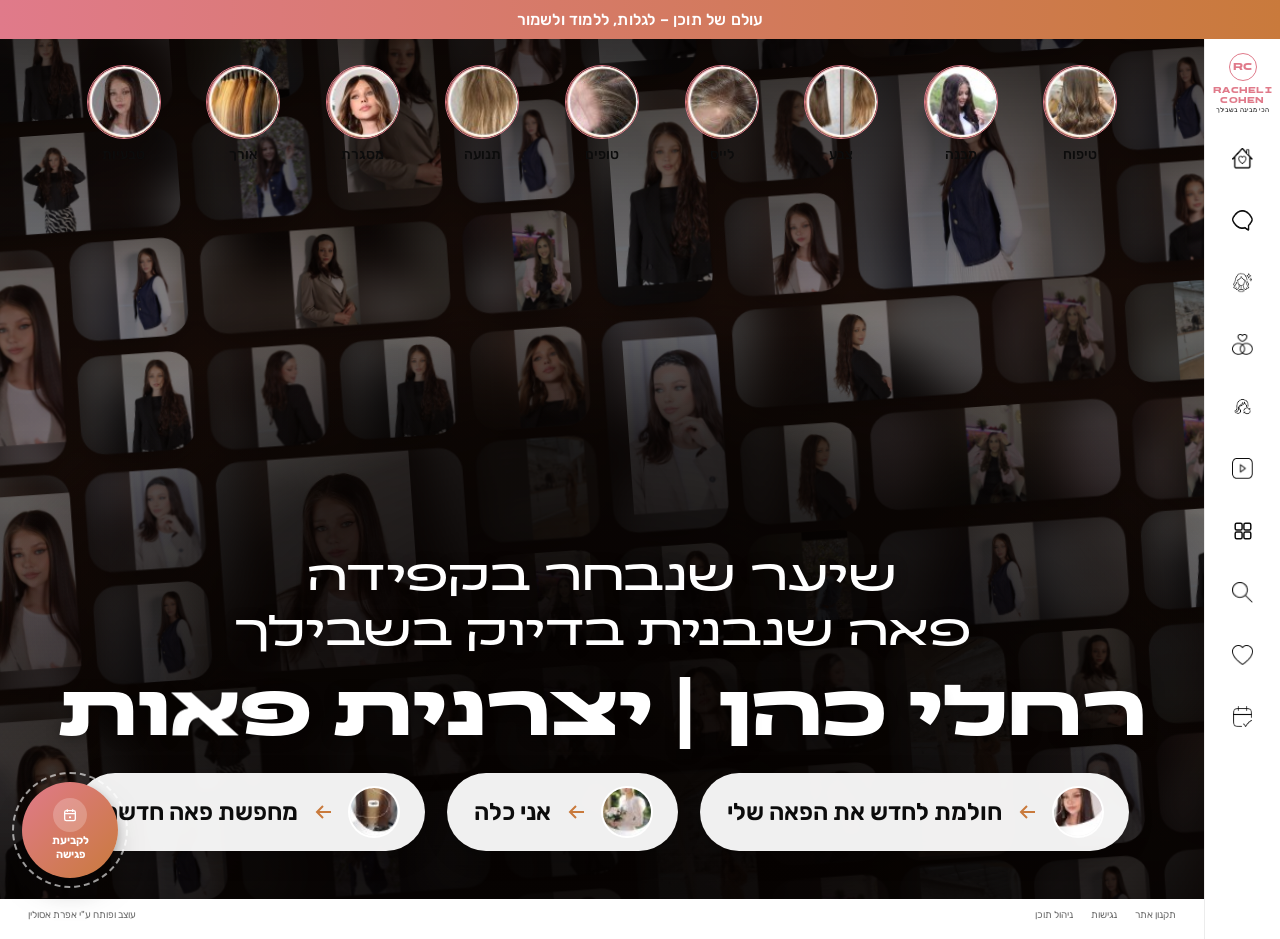
<file: index.html>
<!doctype html>
<html lang="he" dir="rtl">
<head>
  <meta charset="utf-8">
  <meta name="viewport" content="width=device-width, initial-scale=1">
  <title>רחלי כהן | יצרנית פאות — דף הבית</title>
  <meta name="description" content="שיער שנבחר בקפידה, פאה שנבנית בדיוק בשבילך. רחלי כהן, יצרנית פאות.">
  <link rel="stylesheet" href="styles.css">
  <link rel="stylesheet" href="modals.css">
</head>
<body data-page="index">
  <div class="promo-bar">עולם של תוכן – לגלות, ללמוד ולשמור</div>

  <div class="body-row">
    <aside class="side-col">
      <div id="site-logo" class="logo"></div>
      <nav id="icon-rail" class="icon-rail" aria-label="ניווט ראשי"></nav>
    </aside>

    <div class="content">
    <main>
      <section class="hero">
        <div class="hero-collage" id="hero-collage" aria-hidden="true"></div>
        <div class="hero-overlay" aria-hidden="true"></div>

        <div class="topics-row">
          <div class="topic" data-topic="tipuach" role="button" tabindex="0" aria-label="צפייה בסטורי טיפוח"><div class="topic-ring"><div class="topic-ring-in"><img src="assets/home_topic_tipuach.jpg" alt="טיפוח" loading="lazy"></div></div><span>טיפוח</span></div>
          <div class="topic" data-topic="mivne" role="button" tabindex="0" aria-label="צפייה בסטורי מבנה"><div class="topic-ring"><div class="topic-ring-in"><img src="assets/home_topic_mivne.jpg" alt="מבנה" loading="lazy"></div></div><span>מבנה</span></div>
          <div class="topic" data-topic="tzeva" role="button" tabindex="0" aria-label="צפייה בסטורי צבע"><div class="topic-ring"><div class="topic-ring-in"><img src="assets/home_topic_tzeva.jpg" alt="צבע" loading="lazy"></div></div><span>צבע</span></div>
          <div class="topic" data-topic="leaz" role="button" tabindex="0" aria-label="צפייה בסטורי לייס"><div class="topic-ring"><div class="topic-ring-in"><img src="assets/home_topic_leaz.jpg" alt="לייס" loading="lazy"></div></div><span>לייס</span></div>
          <div class="topic" data-topic="topim" role="button" tabindex="0" aria-label="צפייה בסטורי טופים"><div class="topic-ring"><div class="topic-ring-in"><img src="assets/home_topic_topim.jpg" alt="טופים" loading="lazy"></div></div><span>טופים</span></div>
          <div class="topic" data-topic="tnua" role="button" tabindex="0" aria-label="צפייה בסטורי תנועה"><div class="topic-ring"><div class="topic-ring-in"><img src="assets/home_topic_tnua.jpg" alt="תנועה" loading="lazy"></div></div><span>תנועה</span></div>
          <div class="topic" data-topic="misgeret" role="button" tabindex="0" aria-label="צפייה בסטורי מסגרת"><div class="topic-ring"><div class="topic-ring-in"><img src="assets/home_topic_misgeret.jpg" alt="מסגרת" loading="lazy"></div></div><span>מסגרת</span></div>
          <div class="topic" data-topic="orech" role="button" tabindex="0" aria-label="צפייה בסטורי אורך"><div class="topic-ring"><div class="topic-ring-in"><img src="assets/home_topic_orech.jpg" alt="אורך" loading="lazy"></div></div><span>אורך</span></div>
          <div class="topic" data-topic="tivaiyot" role="button" tabindex="0" aria-label="צפייה בסטורי טבעיות"><div class="topic-ring"><div class="topic-ring-in"><img src="assets/home_topic_tivaiyot.jpg" alt="טבעיות" loading="lazy"></div></div><span>טבעיות</span></div>
        </div>

        <div class="hero-content">
          <p class="eyebrow">שיער שנבחר בקפידה<br>פאה שנבנית בדיוק בשבילך</p>
          <h1>רחלי כהן | יצרנית פאות</h1>
        </div>

        <section class="journeys">
          <a class="journey-btn" href="renew-wig.html">
            <svg viewBox="0 0 24 24" fill="none" stroke-width="2"><path d="M19 12H5M11 6l-6 6 6 6"/></svg>
            חולמת לחדש את הפאה שלי
            <img class="journey-avatar" src="assets/home_avatar_renew.jpg" alt="">
          </a>
          <a class="journey-btn" href="bride.html">
            <svg viewBox="0 0 24 24" fill="none" stroke-width="2"><path d="M19 12H5M11 6l-6 6 6 6"/></svg>
            אני כלה
            <img class="journey-avatar" src="assets/home_avatar_bride.jpg" alt="">
          </a>
          <a class="journey-btn" href="new-wig.html">
            <svg viewBox="0 0 24 24" fill="none" stroke-width="2"><path d="M19 12H5M11 6l-6 6 6 6"/></svg>
            מחפשת פאה חדשה
            <img class="journey-avatar" src="assets/home_avatar_newwig.jpg" alt="">
          </a>
        </section>
      </section>
    </main>

    <footer id="site-footer" class="site-footer"></footer>
    </div>
  </div>

  <script src="https://cdnjs.cloudflare.com/ajax/libs/gsap/3.12.5/gsap.min.js"></script>
  <script src="common.js"></script>
</body>
</html>
</file>
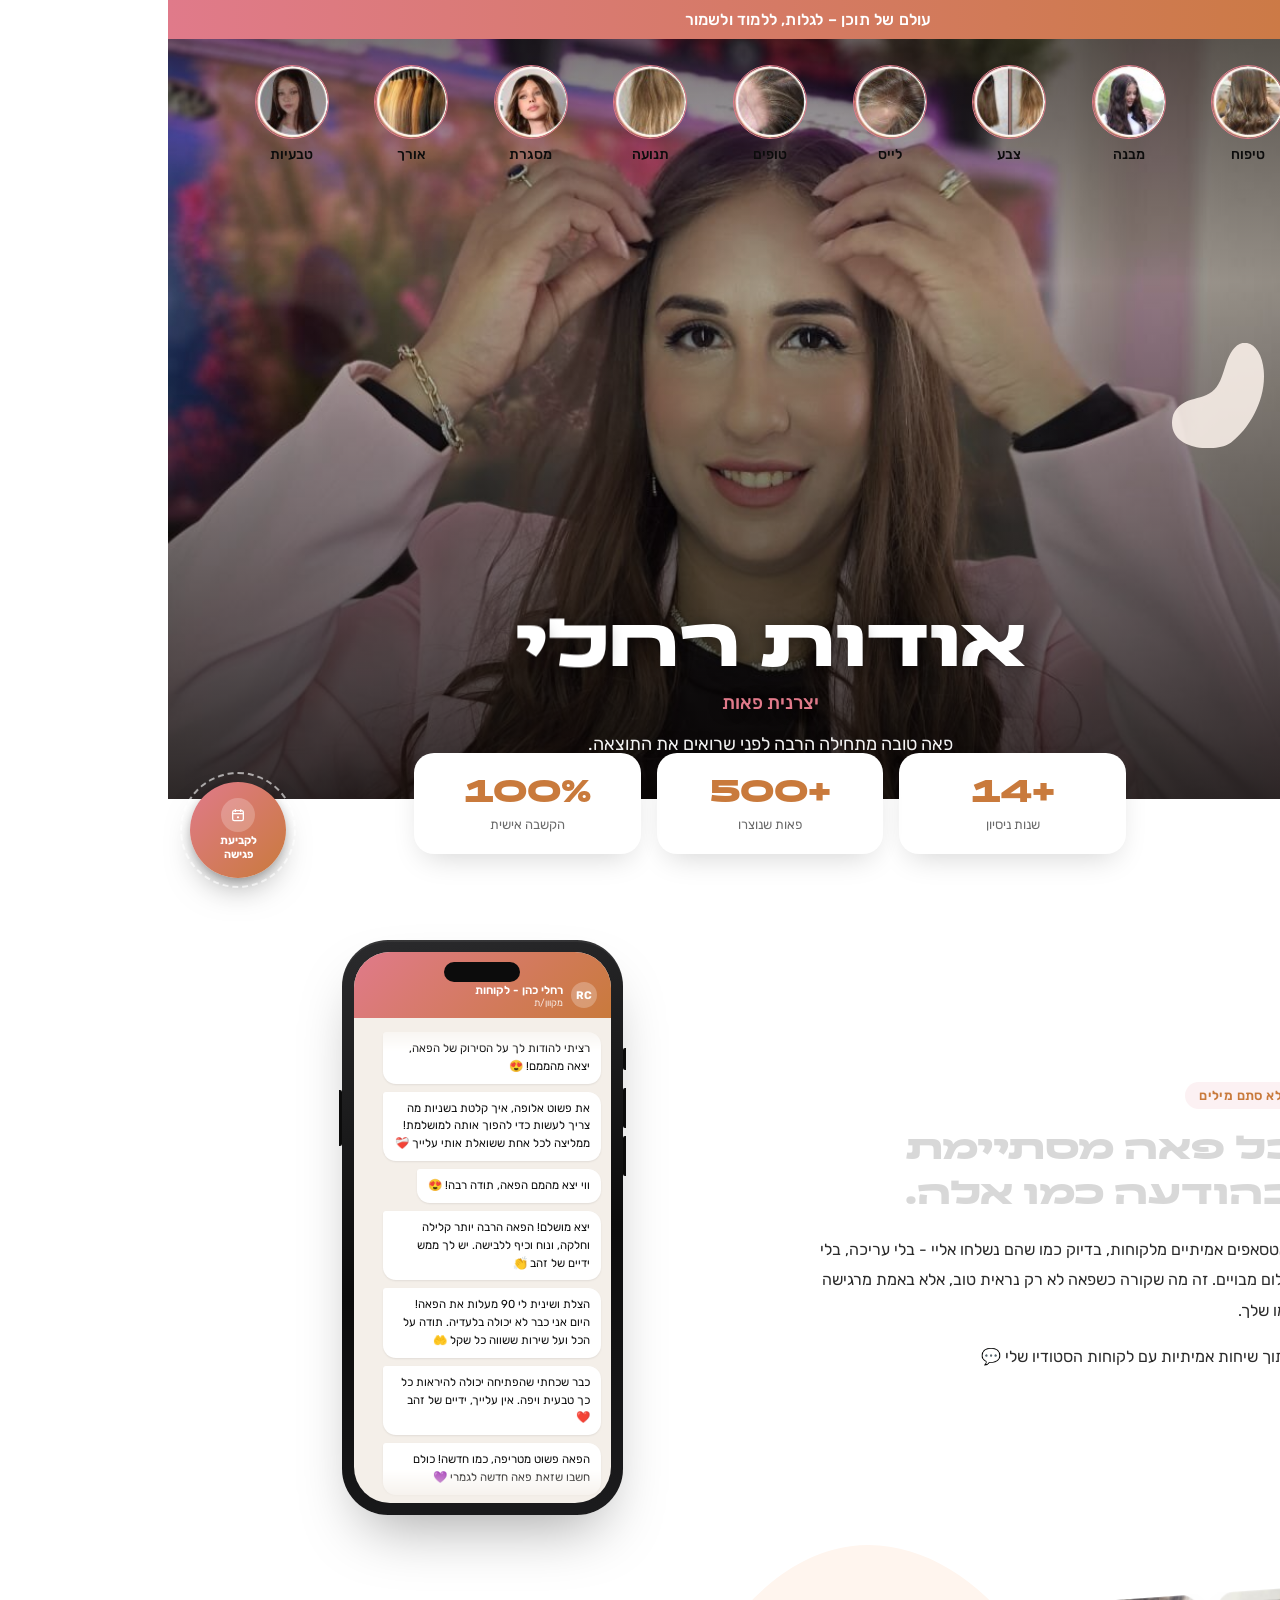
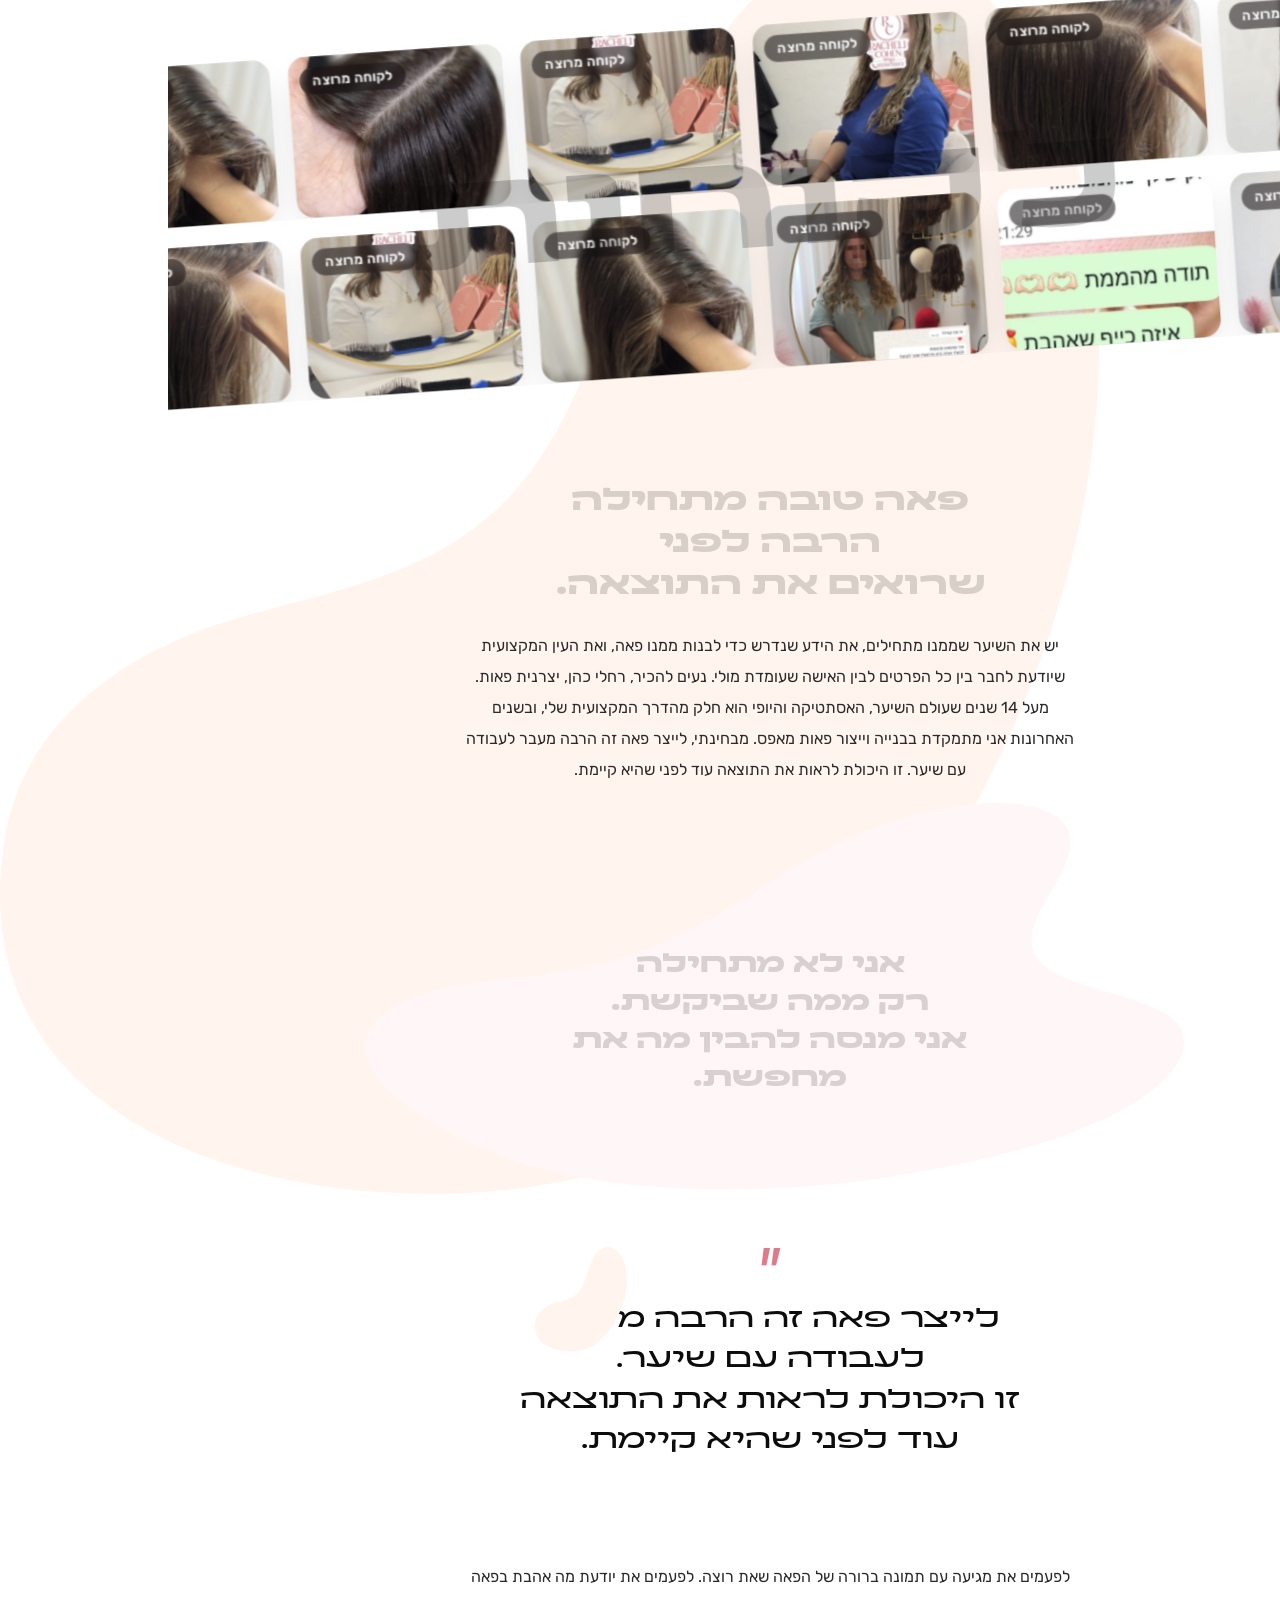
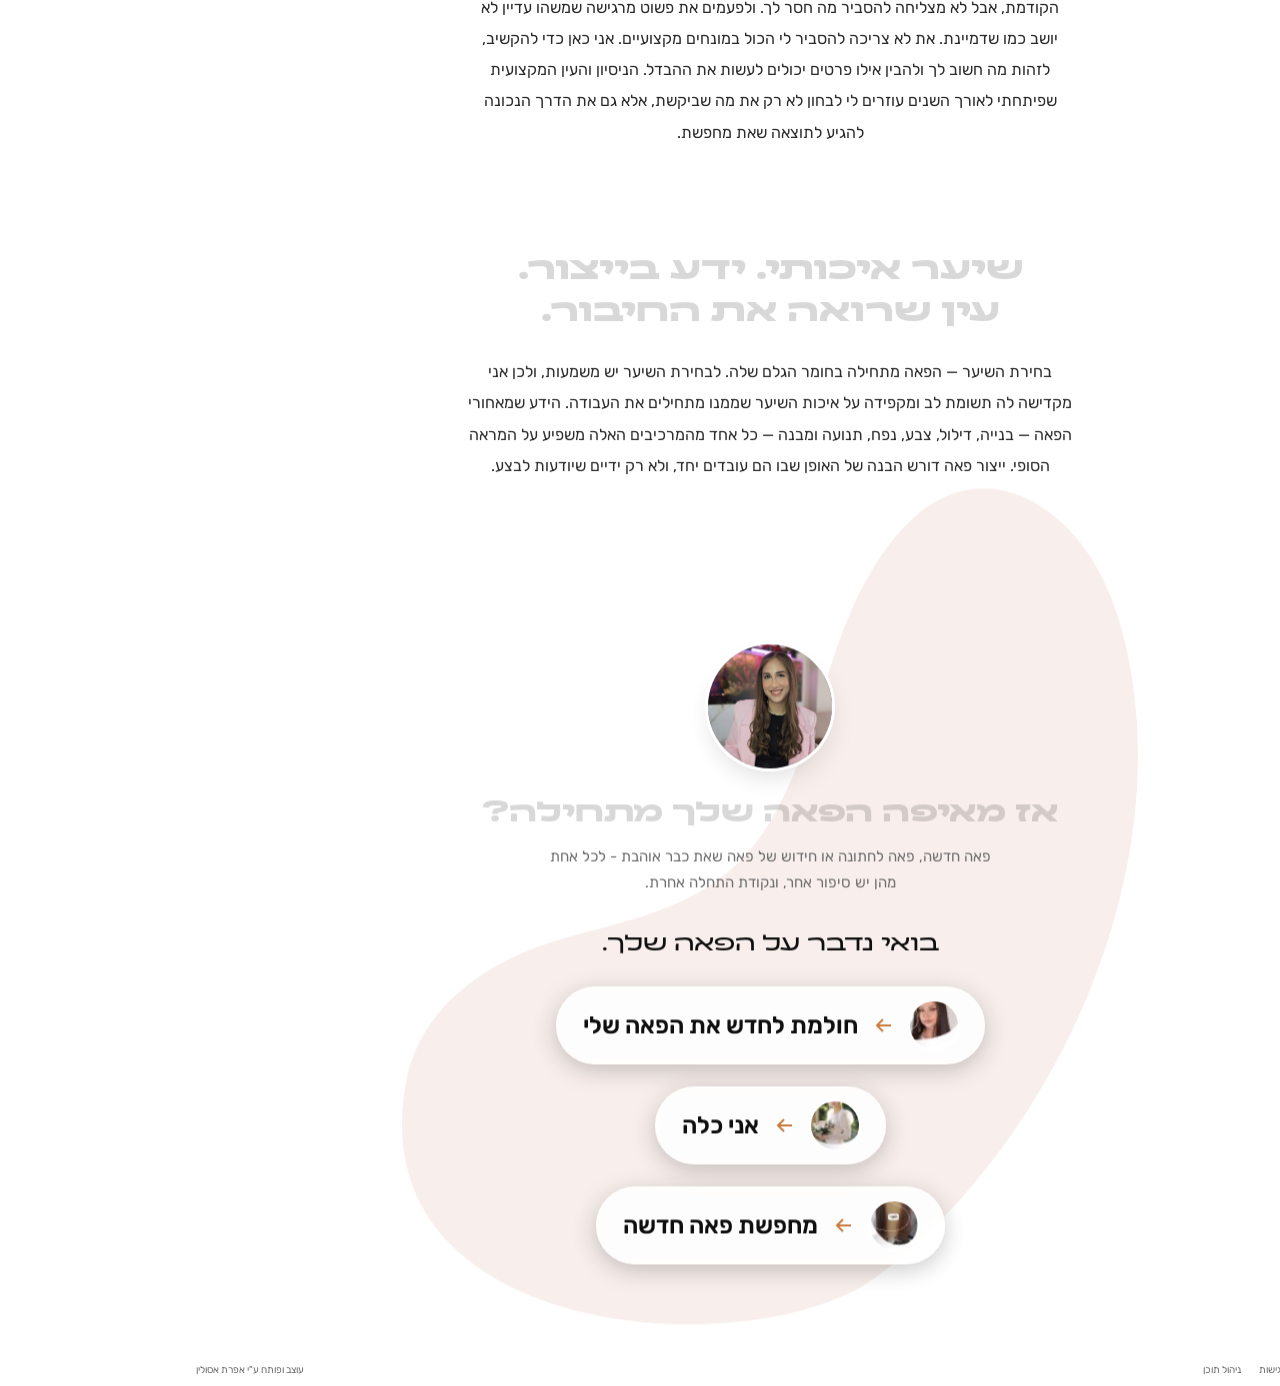
<file: about.html>
<!doctype html>
<html lang="he" dir="rtl">
<head>
  <meta charset="utf-8">
  <meta name="viewport" content="width=device-width, initial-scale=1">
  <title>אודות רחלי | יצרנית פאות</title>
  <meta name="description" content="נעים להכיר, רחלי כהן, יצרנית פאות. מעל 14 שנים שעולם השיער, האסתטיקה והיופי הוא חלק מהדרך המקצועית שלי.">
  <link rel="stylesheet" href="styles.css">
  <link rel="stylesheet" href="modals.css">
  <link rel="stylesheet" href="about.css">
</head>
<body data-page="about">
  <div class="promo-bar">עולם של תוכן – לגלות, ללמוד ולשמור</div>

  <div class="body-row">
    <aside class="side-col">
      <div id="site-logo" class="logo"></div>
      <nav id="icon-rail" class="icon-rail" aria-label="ניווט ראשי"></nav>
    </aside>

    <div class="content">
      <main>
        <section class="about-hero">
          <div class="about-hero-bg" aria-hidden="true"></div>
          <div class="about-blob-float about-blob-float--hero" aria-hidden="true"></div>

          <div class="topics-row">
            <div class="topic" data-topic="tipuach" role="button" tabindex="0" aria-label="צפייה בסטורי טיפוח"><div class="topic-ring"><div class="topic-ring-in"><img src="assets/home_topic_tipuach.jpg" alt="טיפוח" loading="lazy"></div></div><span>טיפוח</span></div>
            <div class="topic" data-topic="mivne" role="button" tabindex="0" aria-label="צפייה בסטורי מבנה"><div class="topic-ring"><div class="topic-ring-in"><img src="assets/home_topic_mivne.jpg" alt="מבנה" loading="lazy"></div></div><span>מבנה</span></div>
            <div class="topic" data-topic="tzeva" role="button" tabindex="0" aria-label="צפייה בסטורי צבע"><div class="topic-ring"><div class="topic-ring-in"><img src="assets/home_topic_tzeva.jpg" alt="צבע" loading="lazy"></div></div><span>צבע</span></div>
            <div class="topic" data-topic="leaz" role="button" tabindex="0" aria-label="צפייה בסטורי לייס"><div class="topic-ring"><div class="topic-ring-in"><img src="assets/home_topic_leaz.jpg" alt="לייס" loading="lazy"></div></div><span>לייס</span></div>
            <div class="topic" data-topic="topim" role="button" tabindex="0" aria-label="צפייה בסטורי טופים"><div class="topic-ring"><div class="topic-ring-in"><img src="assets/home_topic_topim.jpg" alt="טופים" loading="lazy"></div></div><span>טופים</span></div>
            <div class="topic" data-topic="tnua" role="button" tabindex="0" aria-label="צפייה בסטורי תנועה"><div class="topic-ring"><div class="topic-ring-in"><img src="assets/home_topic_tnua.jpg" alt="תנועה" loading="lazy"></div></div><span>תנועה</span></div>
            <div class="topic" data-topic="misgeret" role="button" tabindex="0" aria-label="צפייה בסטורי מסגרת"><div class="topic-ring"><div class="topic-ring-in"><img src="assets/home_topic_misgeret.jpg" alt="מסגרת" loading="lazy"></div></div><span>מסגרת</span></div>
            <div class="topic" data-topic="orech" role="button" tabindex="0" aria-label="צפייה בסטורי אורך"><div class="topic-ring"><div class="topic-ring-in"><img src="assets/home_topic_orech.jpg" alt="אורך" loading="lazy"></div></div><span>אורך</span></div>
            <div class="topic" data-topic="tivaiyot" role="button" tabindex="0" aria-label="צפייה בסטורי טבעיות"><div class="topic-ring"><div class="topic-ring-in"><img src="assets/home_topic_tivaiyot.jpg" alt="טבעיות" loading="lazy"></div></div><span>טבעיות</span></div>
          </div>

          <div class="about-hero-content">
            <h1>אודות רחלי</h1>
            <p class="role">יצרנית פאות</p>
            <p class="about-hero-tagline">פאה טובה מתחילה הרבה לפני שרואים את התוצאה.</p>
          </div>
        </section>

        <div class="about-stats" data-reveal>
          <div class="about-stat"><strong>+14</strong><span>שנות ניסיון</span></div>
          <div class="about-stat"><strong>+500</strong><span>פאות שנוצרו</span></div>
          <div class="about-stat"><strong>100%</strong><span>הקשבה אישית</span></div>
        </div>

        <section class="about-testimonials" data-reveal>
          <div class="about-testimonials-text">
            <span class="about-testimonials-kicker">לא סתם מילים</span>
            <h2 class="about-write">כל פאה מסתיימת<br>בהודעה כמו אלה.</h2>
            <p>
              וואטסאפים אמיתיים מלקוחות, בדיוק כמו שהם נשלחו אליי - בלי עריכה, בלי צילום מבויים.
              זה מה שקורה כשפאה לא רק נראית טוב, אלא באמת מרגישה כמו שלך.
            </p>
            <p class="about-testimonials-note">מתוך שיחות אמיתיות עם לקוחות הסטודיו שלי 💬</p>
          </div>

          <div class="about-phone" aria-hidden="true">
            <div class="about-phone-frame">
              <span class="about-phone-btn about-phone-btn--mute"></span>
              <span class="about-phone-btn about-phone-btn--vol1"></span>
              <span class="about-phone-btn about-phone-btn--vol2"></span>
              <span class="about-phone-btn about-phone-btn--power"></span>
              <div class="about-phone-screen">
                <div class="about-phone-island"></div>
                <div class="about-phone-header">
                  <span class="about-phone-header-avatar">RC</span>
                  <span class="about-phone-header-text">
                    <strong>רחלי כהן - לקוחות</strong>
                    <small>מקוון/ת</small>
                  </span>
                </div>
                <div class="about-phone-scroll">
                  <div class="about-phone-track">
                    <ul class="about-phone-bubbles">
                      <li>רציתי להודות לך על הסירוק של הפאה, יצאה מהממם! 😍</li>
                      <li>את פשוט אלופה, איך קלטת בשניות מה צריך לעשות כדי להפוך אותה למושלמת! ממליצה לכל אחת ששואלת אותי עלייך ❤️‍🩹</li>
                      <li>ווי יצא מהמם הפאה, תודה רבה! 😍</li>
                      <li>יצא מושלם! הפאה הרבה יותר קלילה וחלקה, ונוח וכיף ללבישה. יש לך ממש ידיים של זהב 👏</li>
                      <li>הצלת ושינית לי 90 מעלות את הפאה! היום אני כבר לא יכולה בלעדיה. תודה על הכל ועל שירות ששווה כל שקל 🤲</li>
                      <li>כבר שכחתי שהפתיחה יכולה להיראות כל כך טבעית ויפה. אין עלייך, ידיים של זהב ❤️</li>
                      <li>הפאה פשוט מטריפה, כמו חדשה! כולם חשבו שזאת פאה חדשה לגמרי 💜</li>
                      <li>הייתי עפה על זה שזה מעשה ידייך - שלמות אמיתית, עוד לא נרגעתי ממנה! 😍</li>
                      <li>הרגשתי ממש טוב עם הפאה החדשה. תודה על כל הטיפים, עזרו לי המון 😏</li>
                      <li>את מדהימה ומיוחדת, מלכה אמיתית 👑 ביצוע מדויק ובצורה הכי טובה שיש. ממליצה בחום!</li>
                      <li>תקשיבי, הסירוק שלך מהמם!!! 🙏</li>
                    </ul>
                    <ul class="about-phone-bubbles" aria-hidden="true">
                      <li>רציתי להודות לך על הסירוק של הפאה, יצאה מהממם! 😍</li>
                      <li>את פשוט אלופה, איך קלטת בשניות מה צריך לעשות כדי להפוך אותה למושלמת! ממליצה לכל אחת ששואלת אותי עלייך ❤️‍🩹</li>
                      <li>ווי יצא מהמם הפאה, תודה רבה! 😍</li>
                      <li>יצא מושלם! הפאה הרבה יותר קלילה וחלקה, ונוח וכיף ללבישה. יש לך ממש ידיים של זהב 👏</li>
                      <li>הצלת ושינית לי 90 מעלות את הפאה! היום אני כבר לא יכולה בלעדיה. תודה על הכל ועל שירות ששווה כל שקל 🤲</li>
                      <li>כבר שכחתי שהפתיחה יכולה להיראות כל כך טבעית ויפה. אין עלייך, ידיים של זהב ❤️</li>
                      <li>הפאה פשוט מטריפה, כמו חדשה! כולם חשבו שזאת פאה חדשה לגמרי 💜</li>
                      <li>הייתי עפה על זה שזה מעשה ידייך - שלמות אמיתית, עוד לא נרגעתי ממנה! 😍</li>
                      <li>הרגשתי ממש טוב עם הפאה החדשה. תודה על כל הטיפים, עזרו לי המון 😏</li>
                      <li>את מדהימה ומיוחדת, מלכה אמיתית 👑 ביצוע מדויק ובצורה הכי טובה שיש. ממליצה בחום!</li>
                      <li>תקשיבי, הסירוק שלך מהמם!!! 🙏</li>
                    </ul>
                  </div>
                </div>
              </div>
            </div>
          </div>
        </section>

        <div class="about-mobile-strip" aria-hidden="true">
          <img src="assets/about_customer_07.jpg" alt="לקוחה מרוצה של רחלי כהן" loading="lazy">
          <img src="assets/about_figma_portrait.jpg" alt="רחלי כהן" loading="lazy">
          <img src="assets/about_customer_11.jpg" alt="לקוחה מרוצה של רחלי כהן" loading="lazy">
          <img src="assets/about_customer_03.jpg" alt="לקוחה מרוצה של רחלי כהן" loading="lazy">
        </div>

        <div class="about-feed">
          <div class="about-blob-bg about-blob-bg--top" aria-hidden="true"></div>

          <div class="about-wall-diagonal" aria-hidden="true">
            <div class="wall-rows">
              <div class="wall-row">
                <div class="wall-track">
                  <div class="wall-card"><img src="assets/about_customer_14.jpg" alt="" loading="lazy"><span class="wall-tag">לקוחה מרוצה</span></div>
                  <div class="wall-card"><img src="assets/about_customer_10.jpg" alt="" loading="lazy"><span class="wall-tag">לקוחה מרוצה</span></div>
                  <div class="wall-card"><img src="assets/about_customer_08.jpg" alt="" loading="lazy"><span class="wall-tag">לקוחה מרוצה</span></div>
                  <div class="wall-card"><img src="assets/about_customer_11.jpg" alt="" loading="lazy"><span class="wall-tag">לקוחה מרוצה</span></div>
                  <div class="wall-card"><img src="assets/about_customer_13.jpg" alt="" loading="lazy"><span class="wall-tag">לקוחה מרוצה</span></div>
                  <div class="wall-card"><img src="assets/about_customer_05.jpg" alt="" loading="lazy"><span class="wall-tag">לקוחה מרוצה</span></div>
                  <div class="wall-card"><img src="assets/about_customer_09.jpg" alt="" loading="lazy"><span class="wall-tag">לקוחה מרוצה</span></div>
                  <div class="wall-card"><img src="assets/about_customer_12.jpg" alt="" loading="lazy"><span class="wall-tag">לקוחה מרוצה</span></div>
                  <div class="wall-card"><img src="assets/about_customer_02.jpg" alt="" loading="lazy"><span class="wall-tag">לקוחה מרוצה</span></div>
                  <div class="wall-card"><img src="assets/about_customer_01.jpg" alt="" loading="lazy"><span class="wall-tag">לקוחה מרוצה</span></div>
                  <div class="wall-card"><img src="assets/about_customer_15.jpg" alt="" loading="lazy"><span class="wall-tag">לקוחה מרוצה</span></div>
                  <div class="wall-card"><img src="assets/about_customer_03.jpg" alt="" loading="lazy"><span class="wall-tag">לקוחה מרוצה</span></div>
                  <!-- שכפול לסגירת לופ חלקה -->
                  <div class="wall-card"><img src="assets/about_customer_14.jpg" alt="" loading="lazy"><span class="wall-tag">לקוחה מרוצה</span></div>
                  <div class="wall-card"><img src="assets/about_customer_10.jpg" alt="" loading="lazy"><span class="wall-tag">לקוחה מרוצה</span></div>
                  <div class="wall-card"><img src="assets/about_customer_08.jpg" alt="" loading="lazy"><span class="wall-tag">לקוחה מרוצה</span></div>
                  <div class="wall-card"><img src="assets/about_customer_11.jpg" alt="" loading="lazy"><span class="wall-tag">לקוחה מרוצה</span></div>
                  <div class="wall-card"><img src="assets/about_customer_13.jpg" alt="" loading="lazy"><span class="wall-tag">לקוחה מרוצה</span></div>
                  <div class="wall-card"><img src="assets/about_customer_05.jpg" alt="" loading="lazy"><span class="wall-tag">לקוחה מרוצה</span></div>
                  <div class="wall-card"><img src="assets/about_customer_09.jpg" alt="" loading="lazy"><span class="wall-tag">לקוחה מרוצה</span></div>
                  <div class="wall-card"><img src="assets/about_customer_12.jpg" alt="" loading="lazy"><span class="wall-tag">לקוחה מרוצה</span></div>
                  <div class="wall-card"><img src="assets/about_customer_02.jpg" alt="" loading="lazy"><span class="wall-tag">לקוחה מרוצה</span></div>
                  <div class="wall-card"><img src="assets/about_customer_01.jpg" alt="" loading="lazy"><span class="wall-tag">לקוחה מרוצה</span></div>
                  <div class="wall-card"><img src="assets/about_customer_15.jpg" alt="" loading="lazy"><span class="wall-tag">לקוחה מרוצה</span></div>
                  <div class="wall-card"><img src="assets/about_customer_03.jpg" alt="" loading="lazy"><span class="wall-tag">לקוחה מרוצה</span></div>
                </div>
              </div>
              <div class="wall-row">
                <div class="wall-track wall-track--rev">
                  <div class="wall-card"><img src="assets/about_customer_07.jpg" alt="" loading="lazy"><span class="wall-tag">לקוחה מרוצה</span></div>
                  <div class="wall-card"><img src="assets/about_customer_04.jpg" alt="" loading="lazy"><span class="wall-tag">לקוחה מרוצה</span></div>
                  <div class="wall-card"><img src="assets/about_customer_06.jpg" alt="" loading="lazy"><span class="wall-tag">לקוחה מרוצה</span></div>
                  <div class="wall-card"><img src="assets/about_customer_05.jpg" alt="" loading="lazy"><span class="wall-tag">לקוחה מרוצה</span></div>
                  <div class="wall-card"><img src="assets/about_customer_11.jpg" alt="" loading="lazy"><span class="wall-tag">לקוחה מרוצה</span></div>
                  <div class="wall-card"><img src="assets/about_customer_10.jpg" alt="" loading="lazy"><span class="wall-tag">לקוחה מרוצה</span></div>
                  <div class="wall-card"><img src="assets/about_customer_01.jpg" alt="" loading="lazy"><span class="wall-tag">לקוחה מרוצה</span></div>
                  <div class="wall-card"><img src="assets/about_customer_09.jpg" alt="" loading="lazy"><span class="wall-tag">לקוחה מרוצה</span></div>
                  <div class="wall-card"><img src="assets/about_customer_15.jpg" alt="" loading="lazy"><span class="wall-tag">לקוחה מרוצה</span></div>
                  <div class="wall-card"><img src="assets/about_customer_03.jpg" alt="" loading="lazy"><span class="wall-tag">לקוחה מרוצה</span></div>
                  <div class="wall-card"><img src="assets/about_customer_08.jpg" alt="" loading="lazy"><span class="wall-tag">לקוחה מרוצה</span></div>
                  <div class="wall-card"><img src="assets/about_customer_13.jpg" alt="" loading="lazy"><span class="wall-tag">לקוחה מרוצה</span></div>
                  <!-- שכפול לסגירת לופ חלקה -->
                  <div class="wall-card"><img src="assets/about_customer_07.jpg" alt="" loading="lazy"><span class="wall-tag">לקוחה מרוצה</span></div>
                  <div class="wall-card"><img src="assets/about_customer_04.jpg" alt="" loading="lazy"><span class="wall-tag">לקוחה מרוצה</span></div>
                  <div class="wall-card"><img src="assets/about_customer_06.jpg" alt="" loading="lazy"><span class="wall-tag">לקוחה מרוצה</span></div>
                  <div class="wall-card"><img src="assets/about_customer_05.jpg" alt="" loading="lazy"><span class="wall-tag">לקוחה מרוצה</span></div>
                  <div class="wall-card"><img src="assets/about_customer_11.jpg" alt="" loading="lazy"><span class="wall-tag">לקוחה מרוצה</span></div>
                  <div class="wall-card"><img src="assets/about_customer_10.jpg" alt="" loading="lazy"><span class="wall-tag">לקוחה מרוצה</span></div>
                  <div class="wall-card"><img src="assets/about_customer_01.jpg" alt="" loading="lazy"><span class="wall-tag">לקוחה מרוצה</span></div>
                  <div class="wall-card"><img src="assets/about_customer_09.jpg" alt="" loading="lazy"><span class="wall-tag">לקוחה מרוצה</span></div>
                  <div class="wall-card"><img src="assets/about_customer_15.jpg" alt="" loading="lazy"><span class="wall-tag">לקוחה מרוצה</span></div>
                  <div class="wall-card"><img src="assets/about_customer_03.jpg" alt="" loading="lazy"><span class="wall-tag">לקוחה מרוצה</span></div>
                  <div class="wall-card"><img src="assets/about_customer_08.jpg" alt="" loading="lazy"><span class="wall-tag">לקוחה מרוצה</span></div>
                  <div class="wall-card"><img src="assets/about_customer_13.jpg" alt="" loading="lazy"><span class="wall-tag">לקוחה מרוצה</span></div>
                </div>
              </div>
            </div>
            <h2 class="about-wall-heading">לקוחות</h2>
          </div>

          <div class="about-copy">
            <section class="about-block" data-reveal>
              <h2 class="about-write">פאה טובה מתחילה הרבה לפני<br>שרואים את התוצאה.</h2>
              <p>
                יש את השיער שממנו מתחילים, את הידע שנדרש כדי לבנות ממנו פאה, ואת העין המקצועית
                שיודעת לחבר בין כל הפרטים לבין האישה שעומדת מולי.
                נעים להכיר, רחלי כהן, יצרנית פאות.
                מעל 14 שנים שעולם השיער, האסתטיקה והיופי הוא חלק מהדרך המקצועית שלי,
                ובשנים האחרונות אני מתמקדת בבנייה וייצור פאות מאפס.
                מבחינתי, לייצר פאה זה הרבה מעבר לעבודה עם שיער.
                זו היכולת לראות את התוצאה עוד לפני שהיא קיימת.
              </p>
            </section>

            <div class="about-blob-wrap" data-reveal>
              <span class="about-blob-wrap-bg" aria-hidden="true"></span>
              <h2 class="about-write">אני לא מתחילה רק ממה שביקשת.<br>אני מנסה להבין מה את מחפשת.</h2>
            </div>

            <blockquote class="about-quote" data-reveal>
              <span class="about-blob-float about-blob-float--mid" aria-hidden="true"></span>
              <span class="about-quote-mark">”</span>
              לייצר פאה זה הרבה מעבר לעבודה עם שיער.<br>זו היכולת לראות את התוצאה עוד לפני שהיא קיימת.
            </blockquote>

            <section class="about-block" data-reveal>
              <p>
                לפעמים את מגיעה עם תמונה ברורה של הפאה שאת רוצה.
                לפעמים את יודעת מה אהבת בפאה הקודמת, אבל לא מצליחה להסביר מה חסר לך.
                ולפעמים את פשוט מרגישה שמשהו עדיין לא יושב כמו שדמיינת.
                את לא צריכה להסביר לי הכול במונחים מקצועיים.
                אני כאן כדי להקשיב, לזהות מה חשוב לך ולהבין אילו פרטים יכולים לעשות את ההבדל.
                הניסיון והעין המקצועית שפיתחתי לאורך השנים עוזרים לי לבחון לא רק את מה שביקשת,
                אלא גם את הדרך הנכונה להגיע לתוצאה שאת מחפשת.
              </p>
            </section>

            <section class="about-block" data-reveal>
              <h2 class="about-write">שיער איכותי. ידע בייצור.<br>עין שרואה את החיבור.</h2>
              <p>
                בחירת השיער — הפאה מתחילה בחומר הגלם שלה. לבחירת השיער יש משמעות,
                ולכן אני מקדישה לה תשומת לב ומקפידה על איכות השיער שממנו מתחילים את העבודה.
                הידע שמאחורי הפאה — בנייה, דילול, צבע, נפח, תנועה ומבנה — כל אחד מהמרכיבים
                האלה משפיע על המראה הסופי. ייצור פאה דורש הבנה של האופן שבו הם עובדים יחד,
                ולא רק ידיים שיודעות לבצע.
              </p>
            </section>
          </div>

        </div>

        <section class="about-finale" data-reveal>
          <div class="about-blob-bg about-blob-bg--bottom" aria-hidden="true"><div class="about-blob-bg--bottom-inner"></div></div>
          <div class="about-finale-photo"><img src="assets/about_figma_circle.jpg" alt="רחלי כהן"></div>
          <h2 class="about-write">אז מאיפה הפאה שלך מתחילה?</h2>
          <p>פאה חדשה, פאה לחתונה או חידוש של פאה שאת כבר אוהבת - לכל אחת מהן יש סיפור אחר, ונקודת התחלה אחרת.</p>
          <p class="about-finale-sub">בואי נדבר על הפאה שלך.</p>
          <section class="journeys">
            <a class="journey-btn" href="renew-wig.html">
              <svg viewBox="0 0 24 24" fill="none" stroke-width="2"><path d="M19 12H5M11 6l-6 6 6 6"/></svg>
              חולמת לחדש את הפאה שלי
              <img class="journey-avatar" src="assets/home_avatar_renew.jpg" alt="">
            </a>
            <a class="journey-btn" href="bride.html">
              <svg viewBox="0 0 24 24" fill="none" stroke-width="2"><path d="M19 12H5M11 6l-6 6 6 6"/></svg>
              אני כלה
              <img class="journey-avatar" src="assets/home_avatar_bride.jpg" alt="">
            </a>
            <a class="journey-btn" href="new-wig.html">
              <svg viewBox="0 0 24 24" fill="none" stroke-width="2"><path d="M19 12H5M11 6l-6 6 6 6"/></svg>
              מחפשת פאה חדשה
              <img class="journey-avatar" src="assets/home_avatar_newwig.jpg" alt="">
            </a>
          </section>
        </section>
      </main>

      <footer id="site-footer" class="site-footer"></footer>
    </div>
  </div>

  <script src="https://cdnjs.cloudflare.com/ajax/libs/gsap/3.12.5/gsap.min.js"></script>
  <script src="common.js"></script>
  <script>
    /* ---- עמוד אודות: אפקט "כתיבה בגלילה" לכותרות - ייחודי לעמוד זה ---- */
    (function () {
      const reduceMotion = window.matchMedia && window.matchMedia('(prefers-reduced-motion: reduce)').matches;
      const writers = Array.from(document.querySelectorAll('.about-write')).map((h2) => {
        if (h2.dataset.awSplit === '1') return null;
        h2.dataset.awSplit = '1';
        const walker = document.createTreeWalker(h2, NodeFilter.SHOW_TEXT, null);
        const textNodes = [];
        let n;
        while ((n = walker.nextNode())) textNodes.push(n);
        textNodes.forEach((node) => {
          const frag = document.createDocumentFragment();
          node.textContent.split(/(\s+)/).forEach((piece) => {
            if (!piece) return;
            if (/^\s+$/.test(piece)) { frag.appendChild(document.createTextNode(piece)); return; }
            const span = document.createElement('span');
            span.className = 'aw-word';
            span.textContent = piece;
            frag.appendChild(span);
          });
          node.parentNode.replaceChild(frag, node);
        });
        return { el: h2, words: Array.from(h2.querySelectorAll('.aw-word')) };
      }).filter(Boolean);

      if (reduceMotion) {
        writers.forEach((w) => { w.el.classList.add('aw-done'); w.words.forEach((s) => { s.style.opacity = 1; }); });
        return;
      }

      let ticking = false;
      function update() {
        ticking = false;
        const vh = window.innerHeight;

        writers.forEach((w) => {
          const rect = w.el.getBoundingClientRect();
          const start = vh * 0.92;
          const end = vh * 0.35;
          let progress = (start - rect.top) / (start - end);
          progress = Math.max(0, Math.min(1, progress));
          const total = w.words.length;
          const activeCount = Math.round(progress * total);
          w.words.forEach((word, i) => { word.style.opacity = i < activeCount ? 1 : .16; });
          w.el.classList.toggle('aw-active', progress > 0 && progress < 1);
          w.el.classList.toggle('aw-done', progress >= 1);
        });
      }
      function onScroll() {
        if (!ticking) { ticking = true; requestAnimationFrame(update); }
      }
      window.addEventListener('scroll', onScroll, { passive: true });
      window.addEventListener('resize', onScroll);
      update();
    })();
  </script>
</body>
</html>
</file>
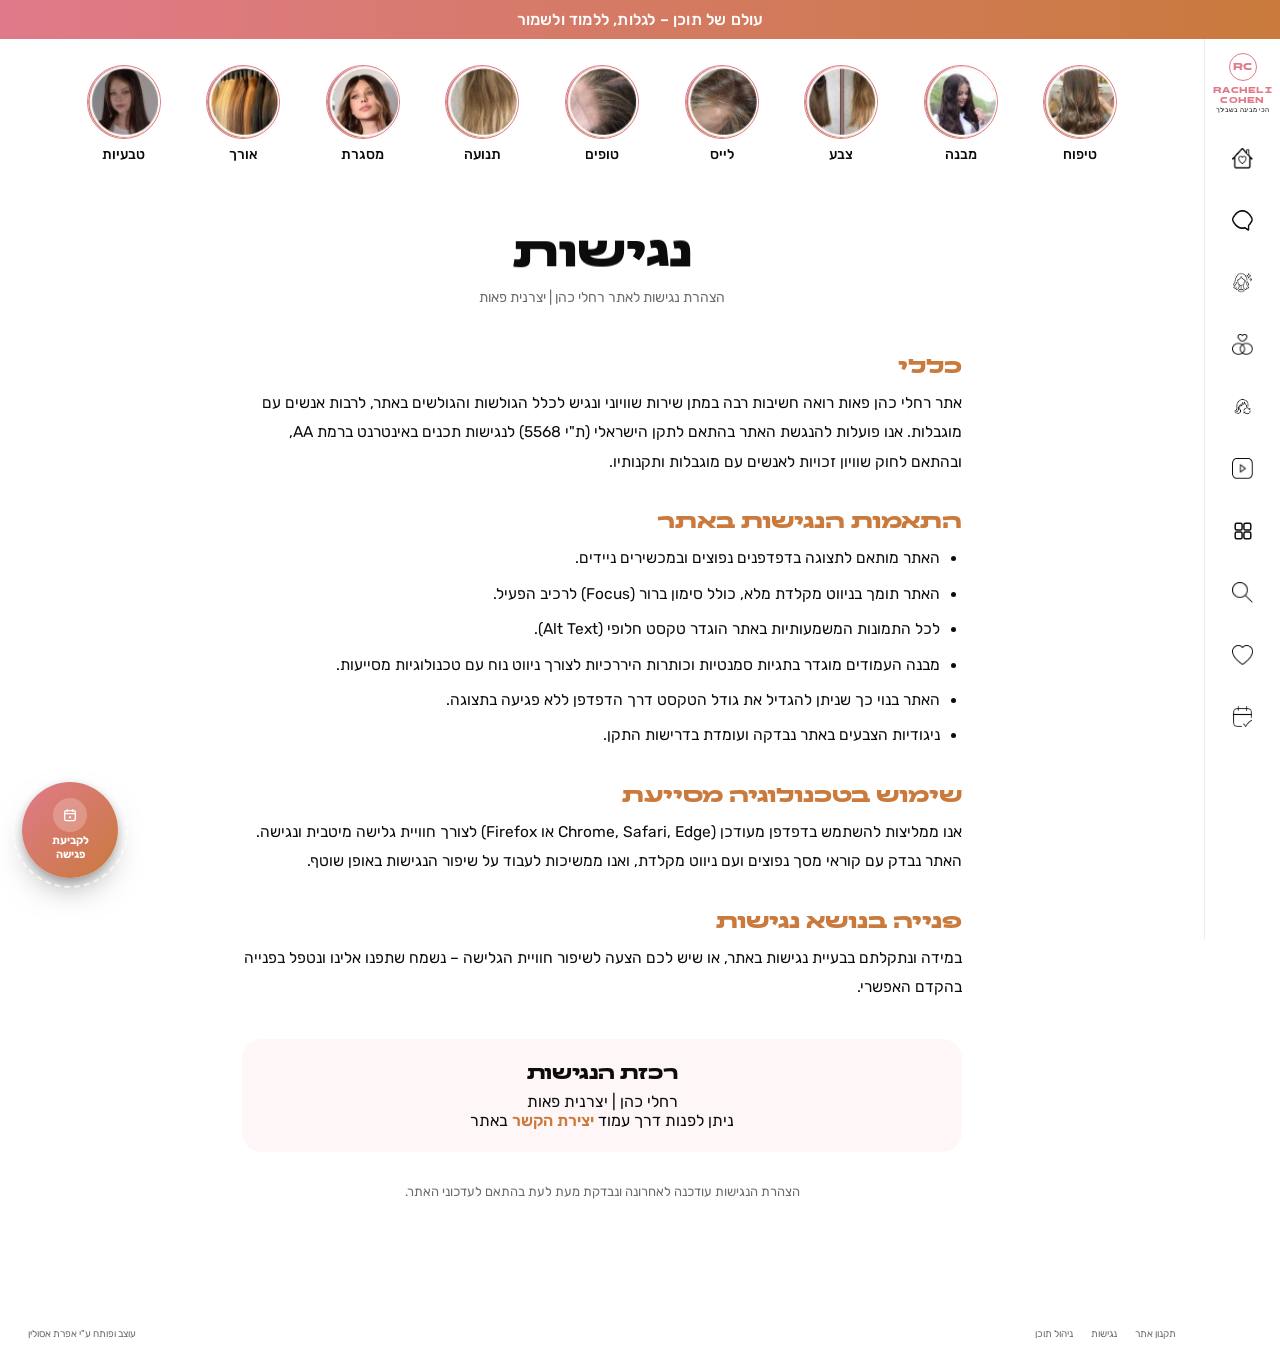
<file: accessibility.html>
<!doctype html>
<html lang="he" dir="rtl">
<head>
  <meta charset="utf-8">
  <meta name="viewport" content="width=device-width, initial-scale=1">
  <title>נגישות אתר | רחלי כהן</title>
  <meta name="description" content="הצהרת נגישות לאתר רחלי כהן | יצרנית פאות.">
  <link rel="stylesheet" href="styles.css">
  <link rel="stylesheet" href="modals.css">
  <link rel="stylesheet" href="accessibility.css">
</head>
<body data-page="accessibility">
  <div class="promo-bar">עולם של תוכן – לגלות, ללמוד ולשמור</div>

  <div class="body-row">
    <aside class="side-col">
      <div id="site-logo" class="logo"></div>
      <nav id="icon-rail" class="icon-rail" aria-label="ניווט ראשי"></nav>
    </aside>

    <div class="content">
      <main>
        <section class="topics-row" style="padding-top:26px">
          <div class="topic" data-topic="tipuach" role="button" tabindex="0" aria-label="צפייה בסטורי טיפוח"><div class="topic-ring"><div class="topic-ring-in"><img src="assets/home_topic_tipuach.jpg" alt="טיפוח" loading="lazy"></div></div><span>טיפוח</span></div>
          <div class="topic" data-topic="mivne" role="button" tabindex="0" aria-label="צפייה בסטורי מבנה"><div class="topic-ring"><div class="topic-ring-in"><img src="assets/home_topic_mivne.jpg" alt="מבנה" loading="lazy"></div></div><span>מבנה</span></div>
          <div class="topic" data-topic="tzeva" role="button" tabindex="0" aria-label="צפייה בסטורי צבע"><div class="topic-ring"><div class="topic-ring-in"><img src="assets/home_topic_tzeva.jpg" alt="צבע" loading="lazy"></div></div><span>צבע</span></div>
          <div class="topic" data-topic="leaz" role="button" tabindex="0" aria-label="צפייה בסטורי לייס"><div class="topic-ring"><div class="topic-ring-in"><img src="assets/home_topic_leaz.jpg" alt="לייס" loading="lazy"></div></div><span>לייס</span></div>
          <div class="topic" data-topic="topim" role="button" tabindex="0" aria-label="צפייה בסטורי טופים"><div class="topic-ring"><div class="topic-ring-in"><img src="assets/home_topic_topim.jpg" alt="טופים" loading="lazy"></div></div><span>טופים</span></div>
          <div class="topic" data-topic="tnua" role="button" tabindex="0" aria-label="צפייה בסטורי תנועה"><div class="topic-ring"><div class="topic-ring-in"><img src="assets/home_topic_tnua.jpg" alt="תנועה" loading="lazy"></div></div><span>תנועה</span></div>
          <div class="topic" data-topic="misgeret" role="button" tabindex="0" aria-label="צפייה בסטורי מסגרת"><div class="topic-ring"><div class="topic-ring-in"><img src="assets/home_topic_misgeret.jpg" alt="מסגרת" loading="lazy"></div></div><span>מסגרת</span></div>
          <div class="topic" data-topic="orech" role="button" tabindex="0" aria-label="צפייה בסטורי אורך"><div class="topic-ring"><div class="topic-ring-in"><img src="assets/home_topic_orech.jpg" alt="אורך" loading="lazy"></div></div><span>אורך</span></div>
          <div class="topic" data-topic="tivaiyot" role="button" tabindex="0" aria-label="צפייה בסטורי טבעיות"><div class="topic-ring"><div class="topic-ring-in"><img src="assets/home_topic_tivaiyot.jpg" alt="טבעיות" loading="lazy"></div></div><span>טבעיות</span></div>
        </section>

        <article class="article-wrap">
          <h1>נגישות</h1>
          <p class="article-sub">הצהרת נגישות לאתר רחלי כהן | יצרנית פאות</p>

          <h2>כללי</h2>
          <p>
            אתר רחלי כהן פאות רואה חשיבות רבה במתן שירות שוויוני ונגיש לכלל הגולשות והגולשים באתר, לרבות אנשים עם מוגבלות.
            אנו פועלות להנגשת האתר בהתאם לתקן הישראלי (ת"י 5568) לנגישות תכנים באינטרנט ברמת AA, ובהתאם לחוק שוויון זכויות
            לאנשים עם מוגבלות ותקנותיו.
          </p>

          <h2>התאמות הנגישות באתר</h2>
          <ul>
            <li>האתר מותאם לתצוגה בדפדפנים נפוצים ובמכשירים ניידים.</li>
            <li>האתר תומך בניווט מקלדת מלא, כולל סימון ברור (Focus) לרכיב הפעיל.</li>
            <li>לכל התמונות המשמעותיות באתר הוגדר טקסט חלופי (Alt Text).</li>
            <li>מבנה העמודים מוגדר בתגיות סמנטיות וכותרות היררכיות לצורך ניווט נוח עם טכנולוגיות מסייעות.</li>
            <li>האתר בנוי כך שניתן להגדיל את גודל הטקסט דרך הדפדפן ללא פגיעה בתצוגה.</li>
            <li>ניגודיות הצבעים באתר נבדקה ועומדת בדרישות התקן.</li>
          </ul>

          <h2>שימוש בטכנולוגיה מסייעת</h2>
          <p>
            אנו ממליצות להשתמש בדפדפן מעודכן (Chrome, Safari, Edge או Firefox) לצורך חוויית גלישה מיטבית ונגישה.
            האתר נבדק עם קוראי מסך נפוצים ועם ניווט מקלדת, ואנו ממשיכות לעבוד על שיפור הנגישות באופן שוטף.
          </p>

          <h2>פנייה בנושא נגישות</h2>
          <p>
            במידה ונתקלתם בבעיית נגישות באתר, או שיש לכם הצעה לשיפור חוויית הגלישה – נשמח שתפנו אלינו ונטפל בפנייה בהקדם האפשרי.
          </p>

          <div class="contact-card">
            <strong>רכזת הנגישות</strong>
            רחלי כהן | יצרנית פאות<br>
            ניתן לפנות דרך עמוד <a href="contact.html" style="color:var(--rose-2);font-weight:600;">יצירת הקשר</a> באתר
          </div>

          <p style="margin-top:28px;font-size:13px;color:var(--gray-text);text-align:center;">
            הצהרת הנגישות עודכנה לאחרונה ונבדקת מעת לעת בהתאם לעדכוני האתר.
          </p>
        </article>
      </main>

      <footer id="site-footer" class="site-footer"></footer>
    </div>
  </div>

  <script src="https://cdnjs.cloudflare.com/ajax/libs/gsap/3.12.5/gsap.min.js"></script>
  <script src="common.js"></script>
</body>
</html>
</file>
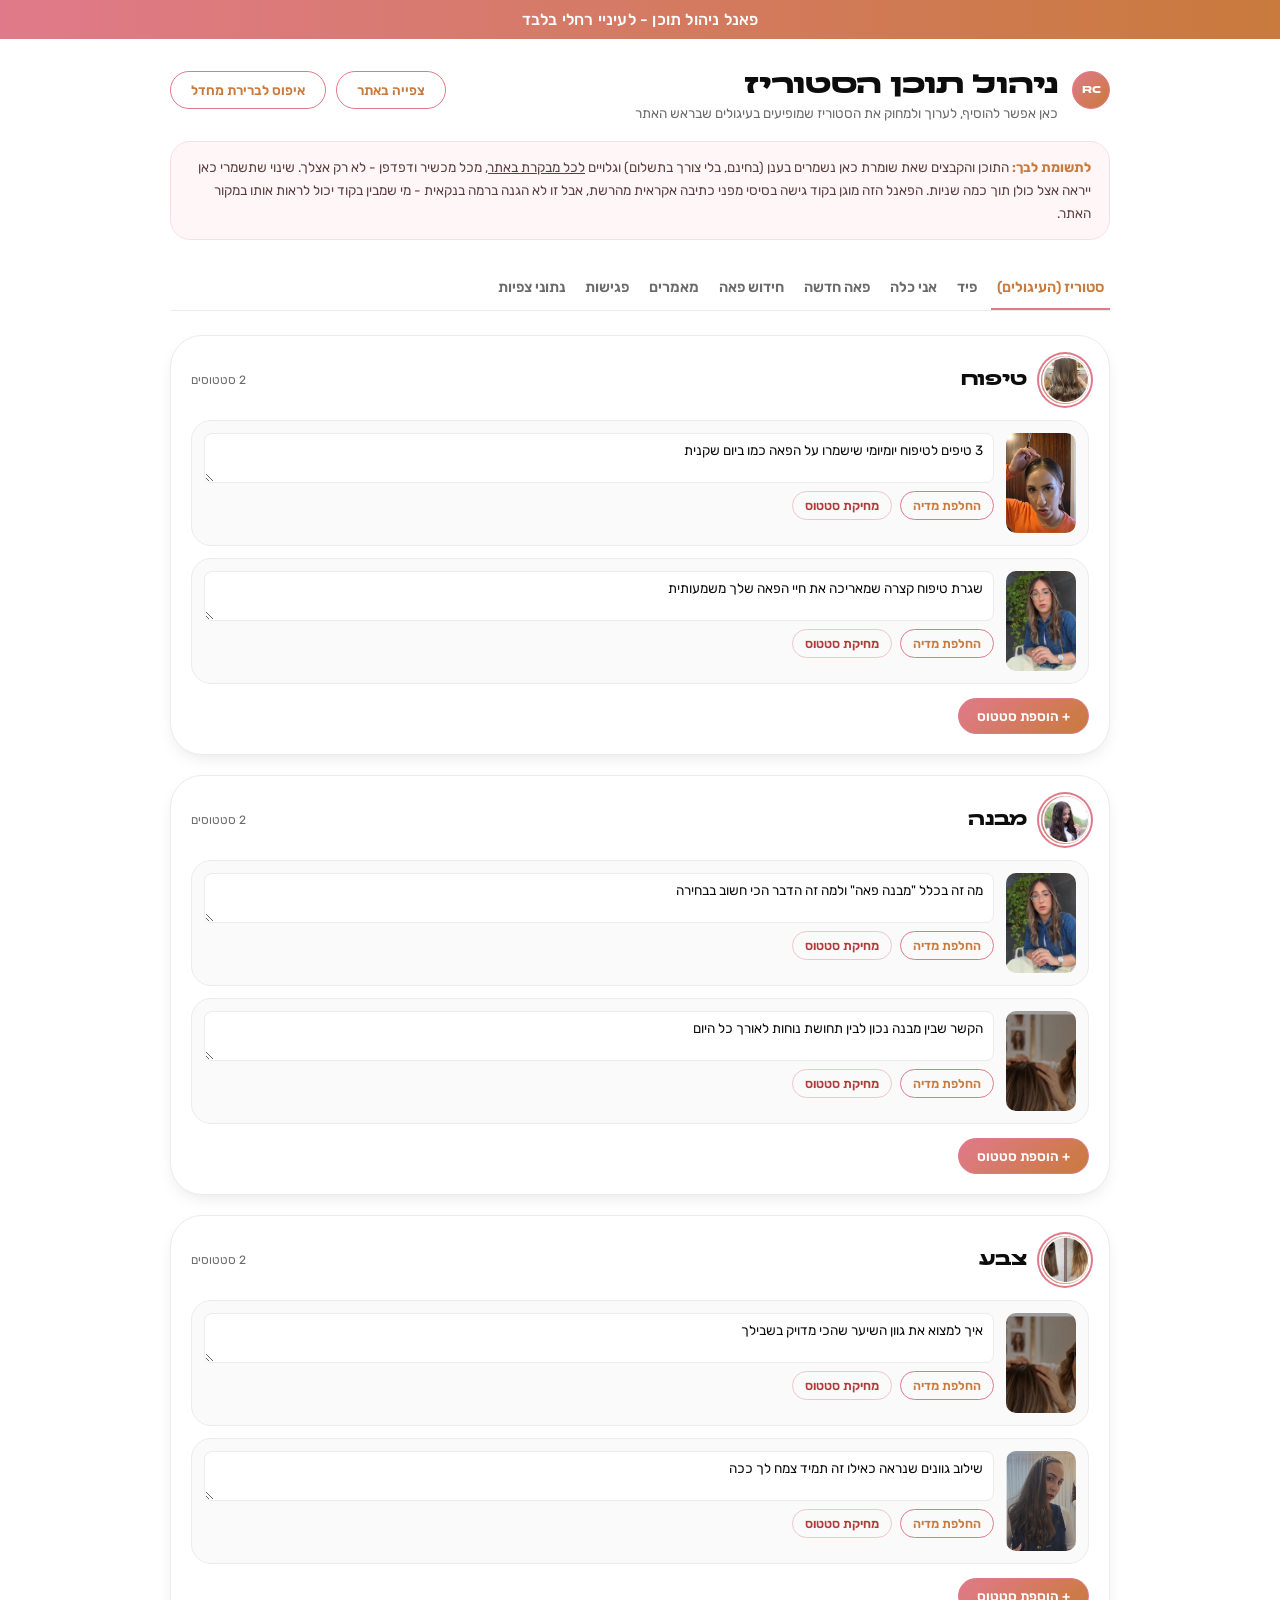
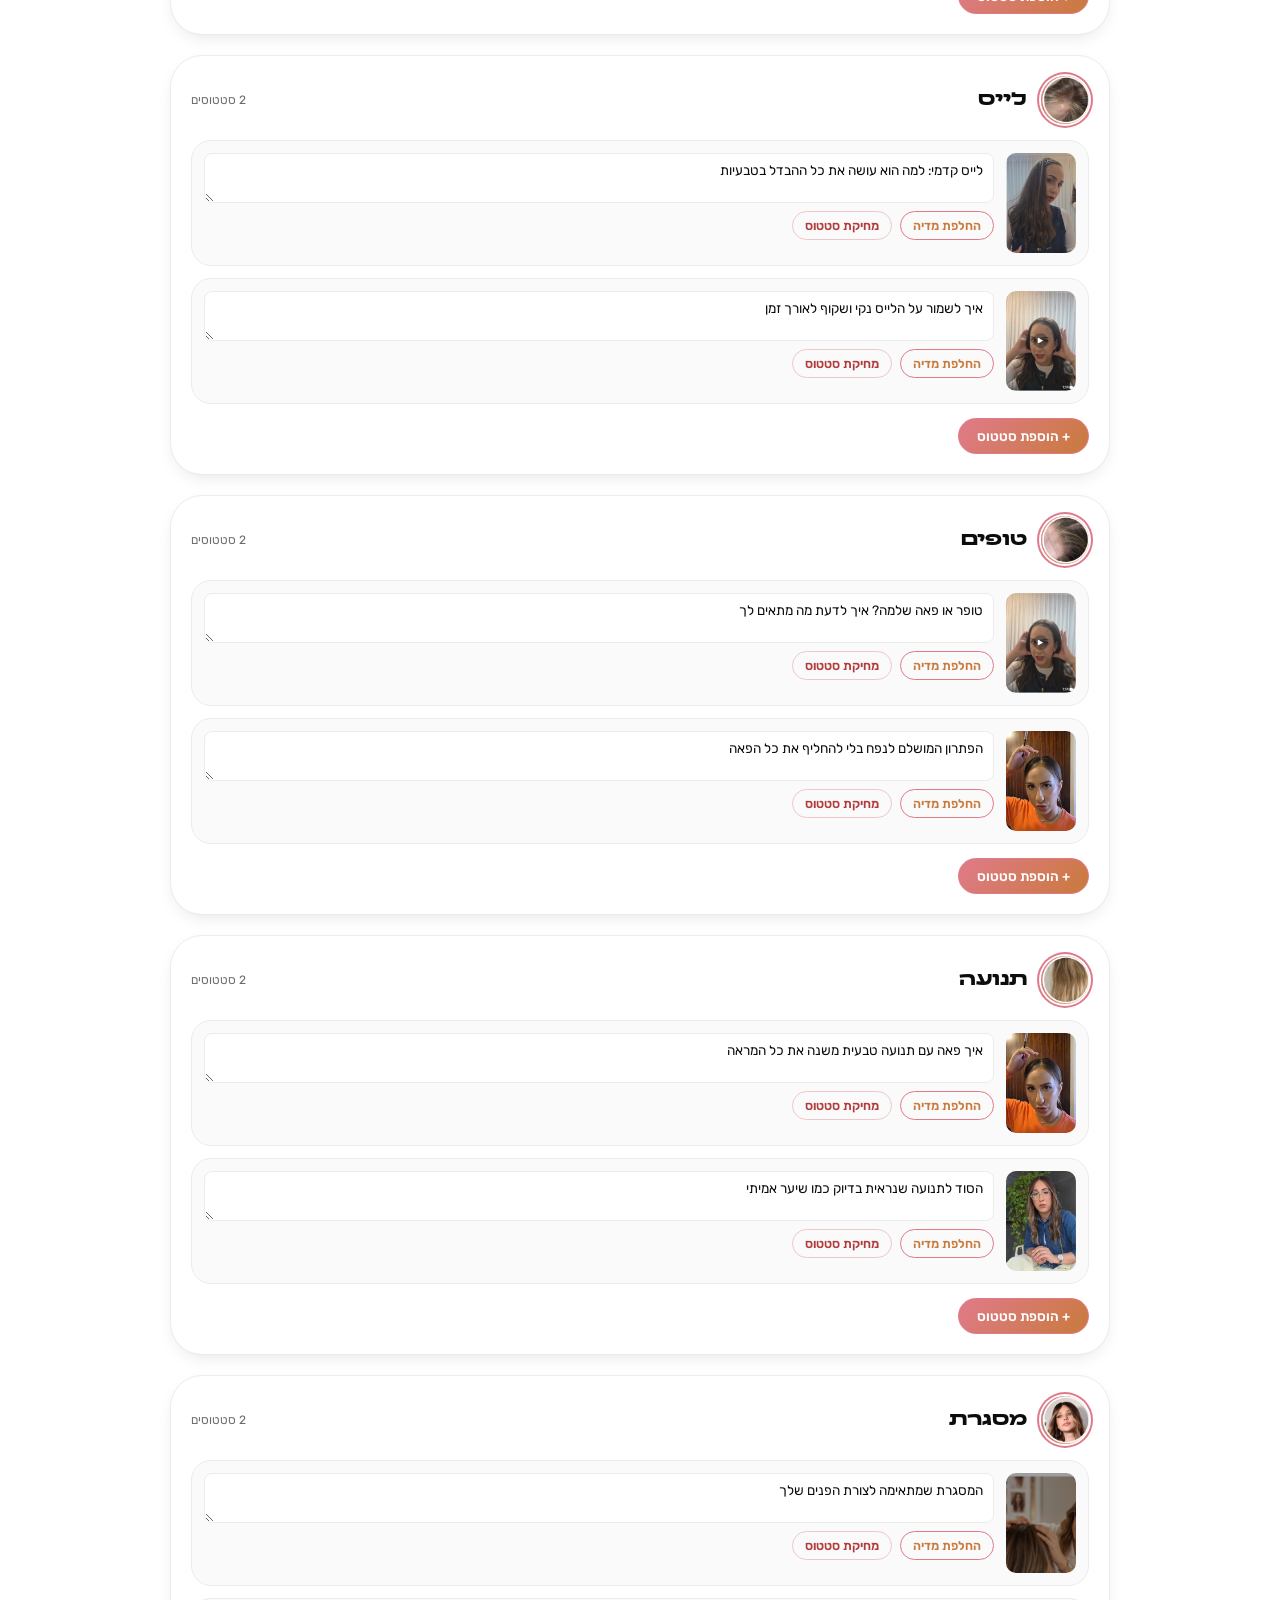
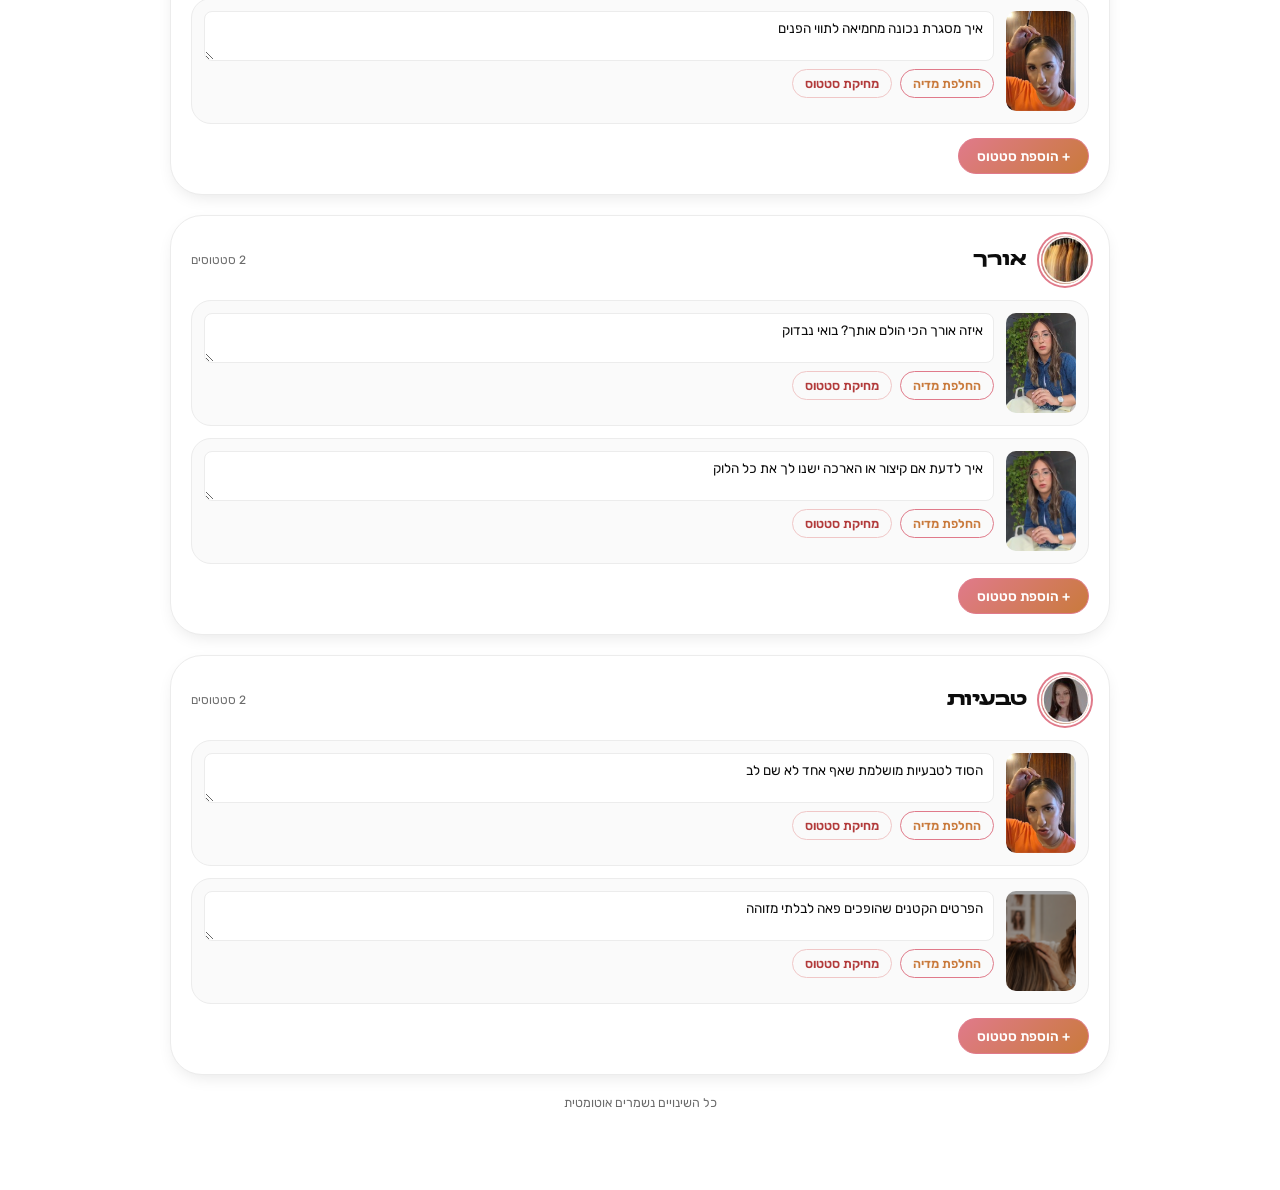
<file: admin.html>
<!doctype html>
<html lang="he" dir="rtl">
<head>
  <meta charset="utf-8">
  <meta name="viewport" content="width=device-width, initial-scale=1">
  <title>ניהול תוכן סטוריז | רחלי כהן</title>
  <meta name="description" content="פאנל ניהול תוכן - הוספה ועריכה של סטוריז לאתר">
  <link rel="stylesheet" href="styles.css">
  <link rel="stylesheet" href="modals.css">
  <link rel="stylesheet" href="admin.css">
</head>
<body data-page="admin">
  <div class="promo-bar">פאנל ניהול תוכן - לעיניי רחלי בלבד</div>

  <div class="admin-wrap">
    <header class="admin-head">
      <div class="admin-head-title">
        <div class="logo-mark" style="width:38px;height:38px;border-radius:50%;background:var(--gradient);color:#fff;display:grid;place-items:center;font-family:var(--font-display);font-weight:700;">RC</div>
        <div>
          <h1>ניהול תוכן הסטוריז</h1>
          <p>כאן אפשר להוסיף, לערוך ולמחוק את הסטוריז שמופיעים בעיגולים שבראש האתר</p>
        </div>
      </div>
      <div class="admin-head-actions">
        <a class="btn-ghost" href="home.html" target="_blank" rel="noopener">צפייה באתר</a>
        <button class="btn-ghost" id="admin-reset" type="button">איפוס לברירת מחדל</button>
      </div>
    </header>

    <div class="admin-note">
      <strong>לתשומת לבך:</strong> התוכן והקבצים שאת שומרת כאן נשמרים בענן (בחינם, בלי צורך בתשלום) וגלויים <u>לכל מבקרת באתר</u>,
      מכל מכשיר ודפדפן - לא רק אצלך. שינוי שתשמרי כאן ייראה אצל כולן תוך כמה שניות.
      הפאנל הזה מוגן בקוד גישה בסיסי מפני כתיבה אקראית מהרשת, אבל זו לא הגנה ברמה בנקאית - מי שמבין בקוד יכול לראות אותו במקור האתר.
    </div>

    <div class="admin-tabs" role="tablist">
      <button type="button" class="admin-tab active" data-admin-tab="stories" role="tab" aria-selected="true">סטוריז (העיגולים)</button>
      <button type="button" class="admin-tab" data-admin-tab="feed" role="tab" aria-selected="false">פיד</button>
      <button type="button" class="admin-tab" data-admin-tab="bride" role="tab" aria-selected="false">אני כלה</button>
      <button type="button" class="admin-tab" data-admin-tab="new-wig" role="tab" aria-selected="false">פאה חדשה</button>
      <button type="button" class="admin-tab" data-admin-tab="renew-wig" role="tab" aria-selected="false">חידוש פאה</button>
      <button type="button" class="admin-tab" data-admin-tab="articles" role="tab" aria-selected="false">מאמרים</button>
      <button type="button" class="admin-tab" data-admin-tab="appointments" role="tab" aria-selected="false">פגישות</button>
      <button type="button" class="admin-tab" data-admin-tab="analytics" role="tab" aria-selected="false">נתוני צפיות</button>
    </div>

    <div class="admin-panel" data-admin-panel="stories">
      <div class="admin-topics" id="admin-topics">
        <p class="admin-loading">טוען תוכן…</p>
      </div>
    </div>

    <div class="admin-panel" data-admin-panel="feed" hidden>
      <div class="admin-section-head">
        <div>
          <h2>ניהול הפיד</h2>
          <p>הוספה, עריכה, שינוי סדר ומחיקה של כרטיסי הפיד שמופיעים בדף "פיד" באתר.</p>
        </div>
      </div>
      <div id="admin-feed">
        <p class="admin-loading">טוען תוכן…</p>
      </div>
    </div>

    <div class="admin-panel" data-admin-panel="bride" hidden>
      <div class="admin-section-head">
        <div>
          <h2>ניהול קרוסלת "אני כלה"</h2>
          <p>הוספה, עריכה, שינוי סדר ומחיקה של התמונות/סרטונים שמופיעים בקרוסלה בדף "אני כלה".</p>
        </div>
      </div>
      <div id="admin-bride">
        <p class="admin-loading">טוען תוכן…</p>
      </div>
    </div>

    <div class="admin-panel" data-admin-panel="new-wig" hidden>
      <div class="admin-section-head">
        <div>
          <h2>ניהול קרוסלת "פאה חדשה"</h2>
          <p>הוספה, עריכה, שינוי סדר ומחיקה של התמונות/סרטונים שמופיעים בקרוסלה בדף "פאה חדשה".</p>
        </div>
      </div>
      <div id="admin-new-wig">
        <p class="admin-loading">טוען תוכן…</p>
      </div>
    </div>

    <div class="admin-panel" data-admin-panel="renew-wig" hidden>
      <div class="admin-section-head">
        <div>
          <h2>ניהול קרוסלת "חידוש פאה"</h2>
          <p>הוספה, עריכה, שינוי סדר ומחיקה של התמונות/סרטונים שמופיעים בקרוסלה בדף "חידוש פאה".</p>
        </div>
      </div>
      <div id="admin-renew-wig">
        <p class="admin-loading">טוען תוכן…</p>
      </div>
    </div>

    <div class="admin-panel" data-admin-panel="articles" hidden>
      <div class="admin-section-head">
        <div>
          <h2>ניהול מאמרים (עולם תוכן)</h2>
          <p>הוספה, עריכה, שינוי סדר ומחיקה של המאמרים שמופיעים בדף "מאמרים" ובעמוד המאמר הבודד.</p>
        </div>
      </div>
      <div id="admin-articles">
        <p class="admin-loading">טוען מאמרים…</p>
      </div>
    </div>

    <div class="admin-panel" data-admin-panel="appointments" hidden>
      <div class="admin-section-head">
        <div>
          <h2>שעות פעילות</h2>
          <p>הגדירי באילו ימים ושעות ניתן לקבוע תור - טופס קביעת הפגישה באתר יציג ללקוחה רק שעות פנויות בהתאם להגדרה כאן.</p>
        </div>
        <button type="button" class="btn-ghost" id="admin-hours-reset" style="font-size:12.5px;padding:8px 16px;">שחזור שעות לברירת מחדל</button>
      </div>
      <div id="admin-hours"><p class="admin-loading">טוען שעות…</p></div>

      <div class="admin-section-head" style="margin-top:34px;">
        <div>
          <h2>תאריכים חסומים</h2>
          <p>תאריכים ספציפיים שבהם לא יתקבלו תורים כלל (חגים, חופשה וכדומה), גם אם היום הזה בדרך כלל פתוח.</p>
        </div>
      </div>
      <div id="admin-blocked-dates"></div>

      <div class="admin-section-head" style="margin-top:34px;">
        <div>
          <h2>חסימת שעות בתאריך מסוים</h2>
          <p>אם צריך לחסום רק חלק מהשעות ביום מסוים (למשל פגישה פרטית באמצע יום רגיל), בלי לחסום את כל התאריך - בחרי תאריך למטה וסמני את השעות הרצויות.</p>
        </div>
      </div>
      <div id="admin-blocked-hours"></div>

      <div class="admin-section-head" style="margin-top:34px;">
        <div>
          <h2>פגישות קרובות</h2>
          <p>כל הפגישות שנקבעו דרך טופס קביעת הפגישה באתר, ממוינות לפי תאריך ושעה.</p>
        </div>
      </div>
      <div id="admin-appointments"><p class="admin-loading">טוען פגישות…</p></div>
    </div>

    <div class="admin-panel" data-admin-panel="analytics" hidden>
      <div class="admin-section-head">
        <div>
          <h2>נתוני צפיות באתר</h2>
          <p>כמה פעמים נצפה כל עמוד באתר, וכמה זמן בממוצע נשארו בו המבקרות - נאסף אוטומטית מכל ביקור באתר.</p>
        </div>
        <button type="button" class="btn-ghost" id="admin-analytics-refresh" style="font-size:12.5px;padding:8px 16px;">רענון</button>
      </div>
      <div id="admin-analytics"><p class="admin-loading">טוען נתוני צפיות…</p></div>
    </div>

    <div class="admin-save-bar">
      <span id="admin-save-status">כל השינויים נשמרים אוטומטית</span>
    </div>
  </div>

  <script src="common.js"></script>
  <script src="admin.js"></script>
</body>
</html>
</file>
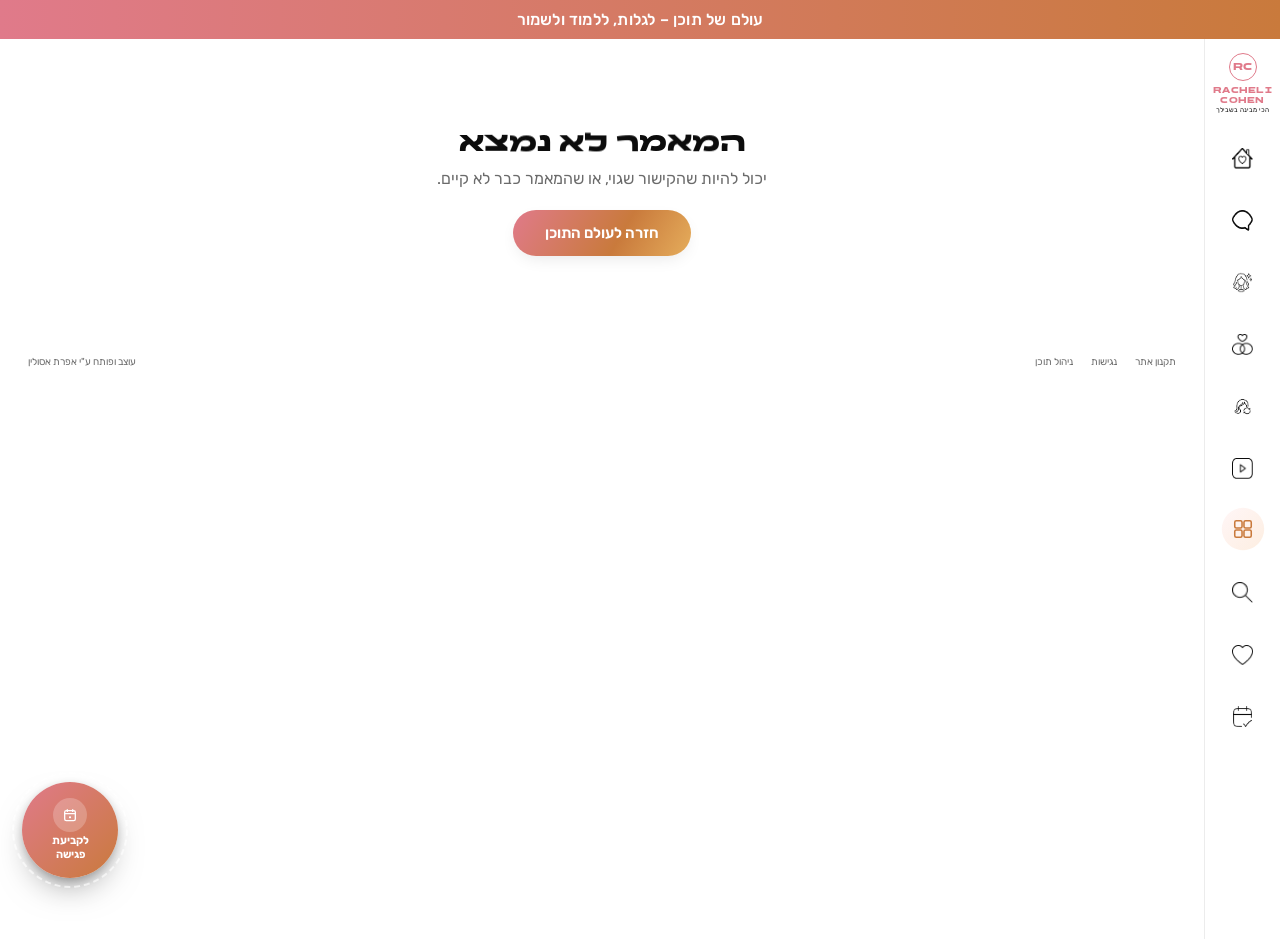
<file: article.html>
<!doctype html>
<html lang="he" dir="rtl">
<head>
  <meta charset="utf-8">
  <meta name="viewport" content="width=device-width, initial-scale=1">
  <title>מאמר | רחלי כהן</title>
  <meta name="description" content="מאמר מתוך עולם התוכן של רחלי כהן, יצרנית פאות.">
  <link rel="stylesheet" href="styles.css">
  <link rel="stylesheet" href="modals.css">
  <link rel="stylesheet" href="articles.css">
</head>
<body data-page="articles">
  <div class="promo-bar">עולם של תוכן – לגלות, ללמוד ולשמור</div>

  <div class="body-row">
    <aside class="side-col">
      <div id="site-logo" class="logo"></div>
      <nav id="icon-rail" class="icon-rail" aria-label="ניווט ראשי"></nav>
    </aside>

    <div class="content">
      <main>
        <div id="article-content"></div>
      </main>

      <footer id="site-footer" class="site-footer"></footer>
    </div>
  </div>

  <script src="https://cdnjs.cloudflare.com/ajax/libs/gsap/3.12.5/gsap.min.js"></script>
  <script src="common.js"></script>
  <script>
    window.RacheliCommon.initArticlePage();
  </script>
</body>
</html>
</file>
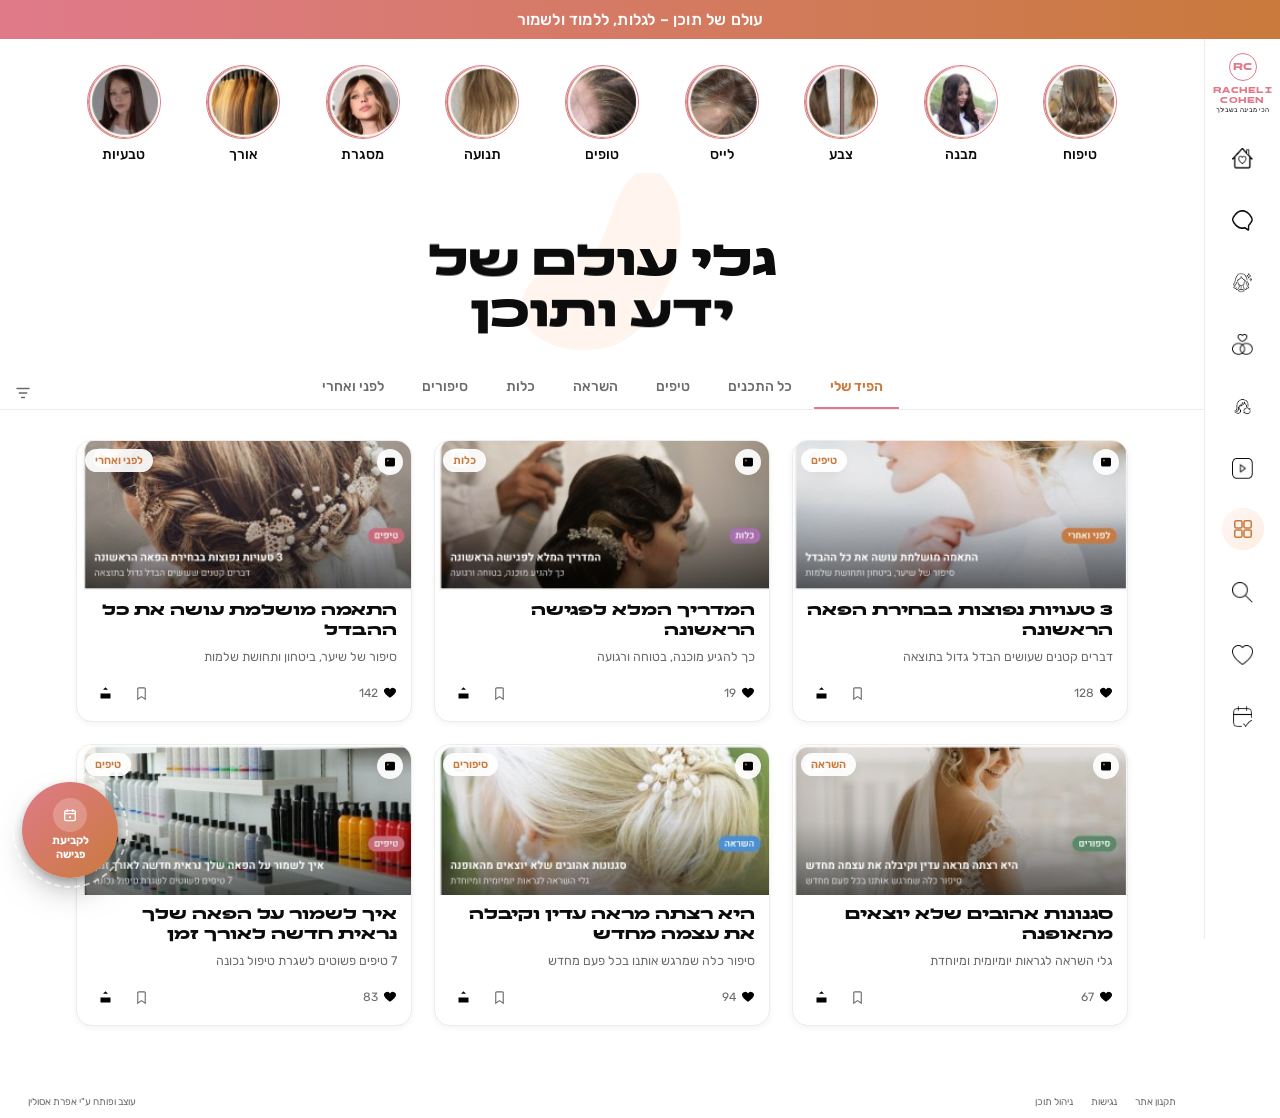
<file: articles.html>
<!doctype html>
<html lang="he" dir="rtl">
<head>
  <meta charset="utf-8">
  <meta name="viewport" content="width=device-width, initial-scale=1">
  <title>מאמרים | רחלי כהן</title>
  <meta name="description" content="גלי עולם של ידע ותוכן — טיפים, השראה, סיפורי כלות ולפני ואחרי.">
  <link rel="stylesheet" href="styles.css">
  <link rel="stylesheet" href="modals.css">
  <link rel="stylesheet" href="articles.css">
</head>
<body data-page="articles">
  <div class="promo-bar">עולם של תוכן – לגלות, ללמוד ולשמור</div>

  <div class="body-row">
    <aside class="side-col">
      <div id="site-logo" class="logo"></div>
      <nav id="icon-rail" class="icon-rail" aria-label="ניווט ראשי"></nav>
    </aside>

    <div class="content">
      <main>
        <section class="topics-row" style="padding-top:26px">
          <div class="topic" data-topic="tipuach" role="button" tabindex="0" aria-label="צפייה בסטורי טיפוח"><div class="topic-ring"><div class="topic-ring-in"><img src="assets/home_topic_tipuach.jpg" alt="טיפוח" loading="lazy"></div></div><span>טיפוח</span></div>
          <div class="topic" data-topic="mivne" role="button" tabindex="0" aria-label="צפייה בסטורי מבנה"><div class="topic-ring"><div class="topic-ring-in"><img src="assets/home_topic_mivne.jpg" alt="מבנה" loading="lazy"></div></div><span>מבנה</span></div>
          <div class="topic" data-topic="tzeva" role="button" tabindex="0" aria-label="צפייה בסטורי צבע"><div class="topic-ring"><div class="topic-ring-in"><img src="assets/home_topic_tzeva.jpg" alt="צבע" loading="lazy"></div></div><span>צבע</span></div>
          <div class="topic" data-topic="leaz" role="button" tabindex="0" aria-label="צפייה בסטורי לייס"><div class="topic-ring"><div class="topic-ring-in"><img src="assets/home_topic_leaz.jpg" alt="לייס" loading="lazy"></div></div><span>לייס</span></div>
          <div class="topic" data-topic="topim" role="button" tabindex="0" aria-label="צפייה בסטורי טופים"><div class="topic-ring"><div class="topic-ring-in"><img src="assets/home_topic_topim.jpg" alt="טופים" loading="lazy"></div></div><span>טופים</span></div>
          <div class="topic" data-topic="tnua" role="button" tabindex="0" aria-label="צפייה בסטורי תנועה"><div class="topic-ring"><div class="topic-ring-in"><img src="assets/home_topic_tnua.jpg" alt="תנועה" loading="lazy"></div></div><span>תנועה</span></div>
          <div class="topic" data-topic="misgeret" role="button" tabindex="0" aria-label="צפייה בסטורי מסגרת"><div class="topic-ring"><div class="topic-ring-in"><img src="assets/home_topic_misgeret.jpg" alt="מסגרת" loading="lazy"></div></div><span>מסגרת</span></div>
          <div class="topic" data-topic="orech" role="button" tabindex="0" aria-label="צפייה בסטורי אורך"><div class="topic-ring"><div class="topic-ring-in"><img src="assets/home_topic_orech.jpg" alt="אורך" loading="lazy"></div></div><span>אורך</span></div>
          <div class="topic" data-topic="tivaiyot" role="button" tabindex="0" aria-label="צפייה בסטורי טבעיות"><div class="topic-ring"><div class="topic-ring-in"><img src="assets/home_topic_tivaiyot.jpg" alt="טבעיות" loading="lazy"></div></div><span>טבעיות</span></div>
        </section>

        <section class="articles-hero">
          <div class="deco-blob deco-blob--lg articles-blob"></div>
          <h1>גלי עולם של<br>ידע ותוכן</h1>
        </section>

        <nav class="tabs-row" aria-label="סינון תכנים">
          <button class="active" data-filter="my-feed">הפיד שלי</button>
          <button data-filter="all">כל התכנים</button>
          <button data-filter="טיפים">טיפים</button>
          <button data-filter="השראה">השראה</button>
          <button data-filter="כלות">כלות</button>
          <button data-filter="סיפורים">סיפורים</button>
          <button data-filter="לפני ואחרי">לפני ואחרי</button>
          <button class="tabs-row__icon-btn" type="button" aria-label="סינון מתקדם">
            <svg viewBox="0 0 24 24" fill="none" stroke="currentColor" stroke-width="1.8" stroke-linecap="round" stroke-linejoin="round"><path d="M4 6h16M7 12h10M10 18h4"/></svg>
          </button>
        </nav>

        <section class="articles-grid" id="articles-grid"></section>
      </main>

      <footer id="site-footer" class="site-footer"></footer>
    </div>
  </div>

  <script src="https://cdnjs.cloudflare.com/ajax/libs/gsap/3.12.5/gsap.min.js"></script>
  <script src="common.js"></script>
  <script>
    window.RacheliCommon.initArticlesPage();
  </script>
</body>
</html>
</file>
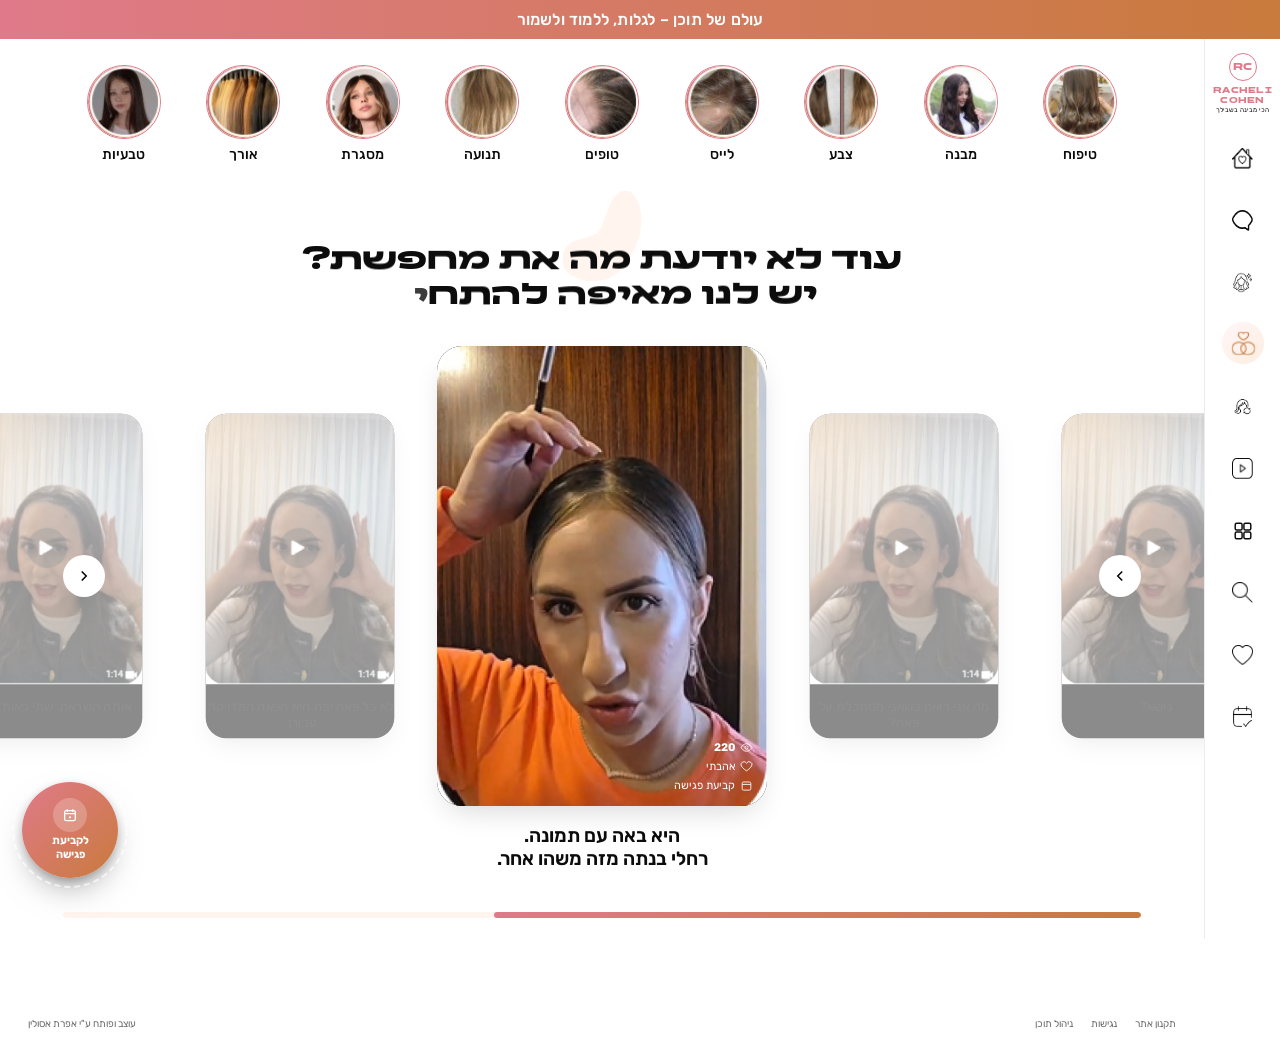
<file: bride.html>
<!doctype html>
<html lang="he" dir="rtl">
<head>
  <meta charset="utf-8">
  <meta name="viewport" content="width=device-width, initial-scale=1">
  <title>אני כלה | רחלי כהן</title>
  <meta name="description" content="עוד לא יודעת מה את מחפשת? יש לנו מאיפה להתחיל.">
  <link rel="stylesheet" href="styles.css">
  <link rel="stylesheet" href="modals.css">
</head>
<body data-page="bride">
  <div class="promo-bar">עולם של תוכן – לגלות, ללמוד ולשמור</div>

  <div class="body-row">
    <aside class="side-col">
      <div id="site-logo" class="logo"></div>
      <nav id="icon-rail" class="icon-rail" aria-label="ניווט ראשי"></nav>
    </aside>

    <div class="content">
      <main>
        <section class="topics-row" style="padding-top:26px">
          <div class="topic" data-topic="tipuach" role="button" tabindex="0" aria-label="צפייה בסטורי טיפוח"><div class="topic-ring"><div class="topic-ring-in"><img src="assets/home_topic_tipuach.jpg" alt="טיפוח" loading="lazy"></div></div><span>טיפוח</span></div>
          <div class="topic" data-topic="mivne" role="button" tabindex="0" aria-label="צפייה בסטורי מבנה"><div class="topic-ring"><div class="topic-ring-in"><img src="assets/home_topic_mivne.jpg" alt="מבנה" loading="lazy"></div></div><span>מבנה</span></div>
          <div class="topic" data-topic="tzeva" role="button" tabindex="0" aria-label="צפייה בסטורי צבע"><div class="topic-ring"><div class="topic-ring-in"><img src="assets/home_topic_tzeva.jpg" alt="צבע" loading="lazy"></div></div><span>צבע</span></div>
          <div class="topic" data-topic="leaz" role="button" tabindex="0" aria-label="צפייה בסטורי לייס"><div class="topic-ring"><div class="topic-ring-in"><img src="assets/home_topic_leaz.jpg" alt="לייס" loading="lazy"></div></div><span>לייס</span></div>
          <div class="topic" data-topic="topim" role="button" tabindex="0" aria-label="צפייה בסטורי טופים"><div class="topic-ring"><div class="topic-ring-in"><img src="assets/home_topic_topim.jpg" alt="טופים" loading="lazy"></div></div><span>טופים</span></div>
          <div class="topic" data-topic="tnua" role="button" tabindex="0" aria-label="צפייה בסטורי תנועה"><div class="topic-ring"><div class="topic-ring-in"><img src="assets/home_topic_tnua.jpg" alt="תנועה" loading="lazy"></div></div><span>תנועה</span></div>
          <div class="topic" data-topic="misgeret" role="button" tabindex="0" aria-label="צפייה בסטורי מסגרת"><div class="topic-ring"><div class="topic-ring-in"><img src="assets/home_topic_misgeret.jpg" alt="מסגרת" loading="lazy"></div></div><span>מסגרת</span></div>
          <div class="topic" data-topic="orech" role="button" tabindex="0" aria-label="צפייה בסטורי אורך"><div class="topic-ring"><div class="topic-ring-in"><img src="assets/home_topic_orech.jpg" alt="אורך" loading="lazy"></div></div><span>אורך</span></div>
          <div class="topic" data-topic="tivaiyot" role="button" tabindex="0" aria-label="צפייה בסטורי טבעיות"><div class="topic-ring"><div class="topic-ring-in"><img src="assets/home_topic_tivaiyot.jpg" alt="טבעיות" loading="lazy"></div></div><span>טבעיות</span></div>
        </section>

        <section class="story-wrap" data-story-carousel>
          <div class="deco-blob deco-blob--sm story-blob"></div>
          <h1 class="story-headline">עוד לא יודעת מה את מחפשת?<br>יש לנו מאיפה להתחיל</h1>

          <div class="story-track">
            <button class="story-nav prev" aria-label="הקודם">
              <svg viewBox="0 0 24 24" fill="none" stroke="currentColor" stroke-width="2"><path d="m15 18-6-6 6-6"/></svg>
            </button>

            <div class="story-cards" id="story-cards-bride"></div>

            <button class="story-nav next" aria-label="הבא">
              <svg viewBox="0 0 24 24" fill="none" stroke="currentColor" stroke-width="2"><path d="m9 18 6-6-6-6"/></svg>
            </button>
          </div>

          <p class="story-caption" style="font-size:19px;font-weight:600;max-width:400px;">היא באה עם תמונה.<br>רחלי בנתה מזה משהו אחר.</p>

          <div class="story-progress"><div class="story-progress-bar" style="width:14%"></div></div>
        </section>
      </main>

      <footer id="site-footer" class="site-footer"></footer>
    </div>
  </div>

  <script src="https://cdnjs.cloudflare.com/ajax/libs/gsap/3.12.5/gsap.min.js"></script>
  <script src="common.js"></script>
  <script src="journey.js"></script>
</body>
</html>
</file>
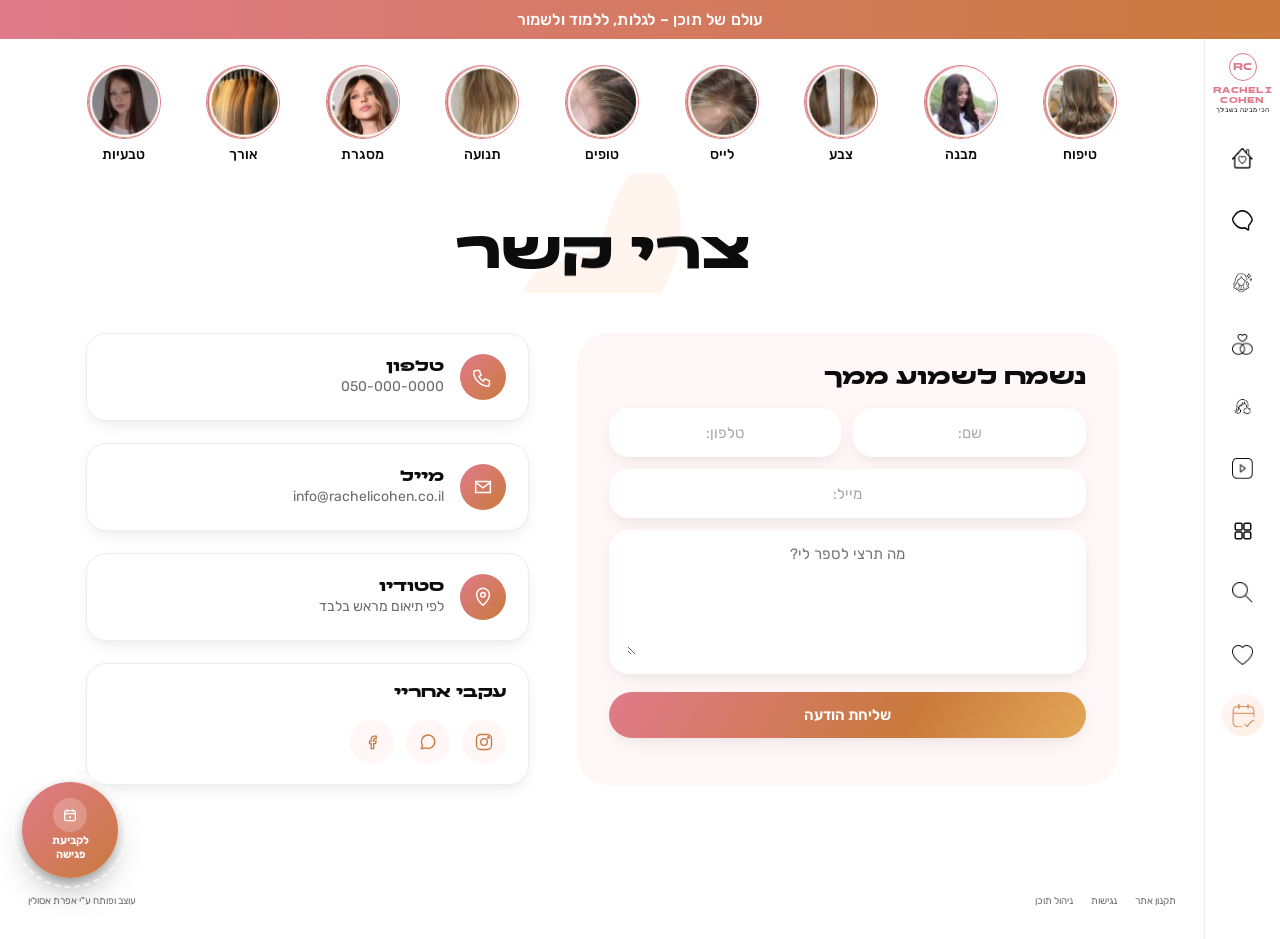
<file: contact.html>
<!doctype html>
<html lang="he" dir="rtl">
<head>
  <meta charset="utf-8">
  <meta name="viewport" content="width=device-width, initial-scale=1">
  <title>צרי קשר | רחלי כהן</title>
  <meta name="description" content="צרי קשר עם רחלי כהן, יצרנית פאות - טלפון, מייל, אינסטגרם וטופס יצירת קשר.">
  <link rel="stylesheet" href="styles.css">
  <link rel="stylesheet" href="modals.css">
  <link rel="stylesheet" href="contact.css">
</head>
<body data-page="contact">
  <div class="promo-bar">עולם של תוכן – לגלות, ללמוד ולשמור</div>

  <div class="body-row">
    <aside class="side-col">
      <div id="site-logo" class="logo"></div>
      <nav id="icon-rail" class="icon-rail" aria-label="ניווט ראשי"></nav>
    </aside>

    <div class="content">
      <main>
        <section class="topics-row" style="padding-top:26px">
          <div class="topic" data-topic="tipuach" role="button" tabindex="0" aria-label="צפייה בסטורי טיפוח"><div class="topic-ring"><div class="topic-ring-in"><img src="assets/home_topic_tipuach.jpg" alt="טיפוח" loading="lazy"></div></div><span>טיפוח</span></div>
          <div class="topic" data-topic="mivne" role="button" tabindex="0" aria-label="צפייה בסטורי מבנה"><div class="topic-ring"><div class="topic-ring-in"><img src="assets/home_topic_mivne.jpg" alt="מבנה" loading="lazy"></div></div><span>מבנה</span></div>
          <div class="topic" data-topic="tzeva" role="button" tabindex="0" aria-label="צפייה בסטורי צבע"><div class="topic-ring"><div class="topic-ring-in"><img src="assets/home_topic_tzeva.jpg" alt="צבע" loading="lazy"></div></div><span>צבע</span></div>
          <div class="topic" data-topic="leaz" role="button" tabindex="0" aria-label="צפייה בסטורי לייס"><div class="topic-ring"><div class="topic-ring-in"><img src="assets/home_topic_leaz.jpg" alt="לייס" loading="lazy"></div></div><span>לייס</span></div>
          <div class="topic" data-topic="topim" role="button" tabindex="0" aria-label="צפייה בסטורי טופים"><div class="topic-ring"><div class="topic-ring-in"><img src="assets/home_topic_topim.jpg" alt="טופים" loading="lazy"></div></div><span>טופים</span></div>
          <div class="topic" data-topic="tnua" role="button" tabindex="0" aria-label="צפייה בסטורי תנועה"><div class="topic-ring"><div class="topic-ring-in"><img src="assets/home_topic_tnua.jpg" alt="תנועה" loading="lazy"></div></div><span>תנועה</span></div>
          <div class="topic" data-topic="misgeret" role="button" tabindex="0" aria-label="צפייה בסטורי מסגרת"><div class="topic-ring"><div class="topic-ring-in"><img src="assets/home_topic_misgeret.jpg" alt="מסגרת" loading="lazy"></div></div><span>מסגרת</span></div>
          <div class="topic" data-topic="orech" role="button" tabindex="0" aria-label="צפייה בסטורי אורך"><div class="topic-ring"><div class="topic-ring-in"><img src="assets/home_topic_orech.jpg" alt="אורך" loading="lazy"></div></div><span>אורך</span></div>
          <div class="topic" data-topic="tivaiyot" role="button" tabindex="0" aria-label="צפייה בסטורי טבעיות"><div class="topic-ring"><div class="topic-ring-in"><img src="assets/home_topic_tivaiyot.jpg" alt="טבעיות" loading="lazy"></div></div><span>טבעיות</span></div>
        </section>

        <section class="contact-hero">
          <div class="deco-blob deco-blob--lg contact-blob"></div>
          <h1>צרי קשר</h1>
        </section>

        <section class="contact-wrap">
          <div class="contact-form-card">
            <h2>נשמח לשמוע ממך</h2>
            <form id="contact-form">
              <div class="field-row">
                <div class="field"><input type="text" placeholder="שם:" required></div>
                <div class="field"><input type="tel" placeholder="טלפון:" required></div>
              </div>
              <div class="field-row">
                <div class="field"><input type="email" placeholder="מייל:"></div>
              </div>
              <div class="field-row">
                <div class="field"><textarea placeholder="מה תרצי לספר לי?"></textarea></div>
              </div>
              <button type="submit" class="btn-primary">שליחת הודעה</button>
            </form>
          </div>

          <div class="contact-info">
            <div class="info-card">
              <div class="ic"><svg viewBox="0 0 24 24"><path d="M4 5h4l2 5-2.5 1.5a11 11 0 0 0 5 5L14 14l5 2v4c0 1.1-.9 2-2 2C9.6 22 2 14.4 2 7c0-1.1.9-2 2-2Z"/></svg></div>
              <div><h3>טלפון</h3><a href="tel:+972500000000" dir="ltr">050-000-0000</a></div>
            </div>
            <div class="info-card">
              <div class="ic"><svg viewBox="0 0 24 24"><path d="M4 6h16v12H4z"/><path d="m4 7 8 6 8-6"/></svg></div>
              <div><h3>מייל</h3><a href="mailto:info@rachelicohen.co.il">info@rachelicohen.co.il</a></div>
            </div>
            <div class="info-card">
              <div class="ic"><svg viewBox="0 0 24 24"><path d="M12 21s7-6.2 7-11.5A7 7 0 0 0 5 9.5C5 14.8 12 21 12 21Z"/><circle cx="12" cy="9.5" r="2.5"/></svg></div>
              <div><h3>סטודיו</h3><p>לפי תיאום מראש בלבד</p></div>
            </div>

            <div class="info-card" style="flex-direction:column;align-items:flex-start;gap:12px;">
              <h3>עקבי אחריי</h3>
              <div class="social-row">
                <a href="#" aria-label="אינסטגרם"><svg viewBox="0 0 24 24" fill="none" stroke="currentColor" stroke-width="1.6"><rect x="3" y="3" width="18" height="18" rx="5"/><circle cx="12" cy="12" r="4"/><circle cx="17.3" cy="6.7" r="1"/></svg></a>
                <a href="#" aria-label="וואטסאפ"><svg viewBox="0 0 24 24" fill="none" stroke="currentColor" stroke-width="1.6"><path d="M4 20l1.4-4A8 8 0 1 1 9 19l-5 1Z"/></svg></a>
                <a href="#" aria-label="פייסבוק"><svg viewBox="0 0 24 24" fill="none" stroke="currentColor" stroke-width="1.6"><path d="M15 8h2V5h-2a4 4 0 0 0-4 4v2H9v3h2v6h3v-6h2.2l.8-3H14V9a1 1 0 0 1 1-1Z"/></svg></a>
              </div>
            </div>
          </div>
        </section>
      </main>

      <footer id="site-footer" class="site-footer"></footer>
    </div>
  </div>

  <script src="https://cdnjs.cloudflare.com/ajax/libs/gsap/3.12.5/gsap.min.js"></script>
  <script src="common.js"></script>
  <script>
    document.getElementById('contact-form').addEventListener('submit', function (e) {
      e.preventDefault();
      alert('תודה! ההודעה נשלחה ורחלי תחזור אלייך בקרוב.');
      this.reset();
    });
  </script>
</body>
</html>
</file>
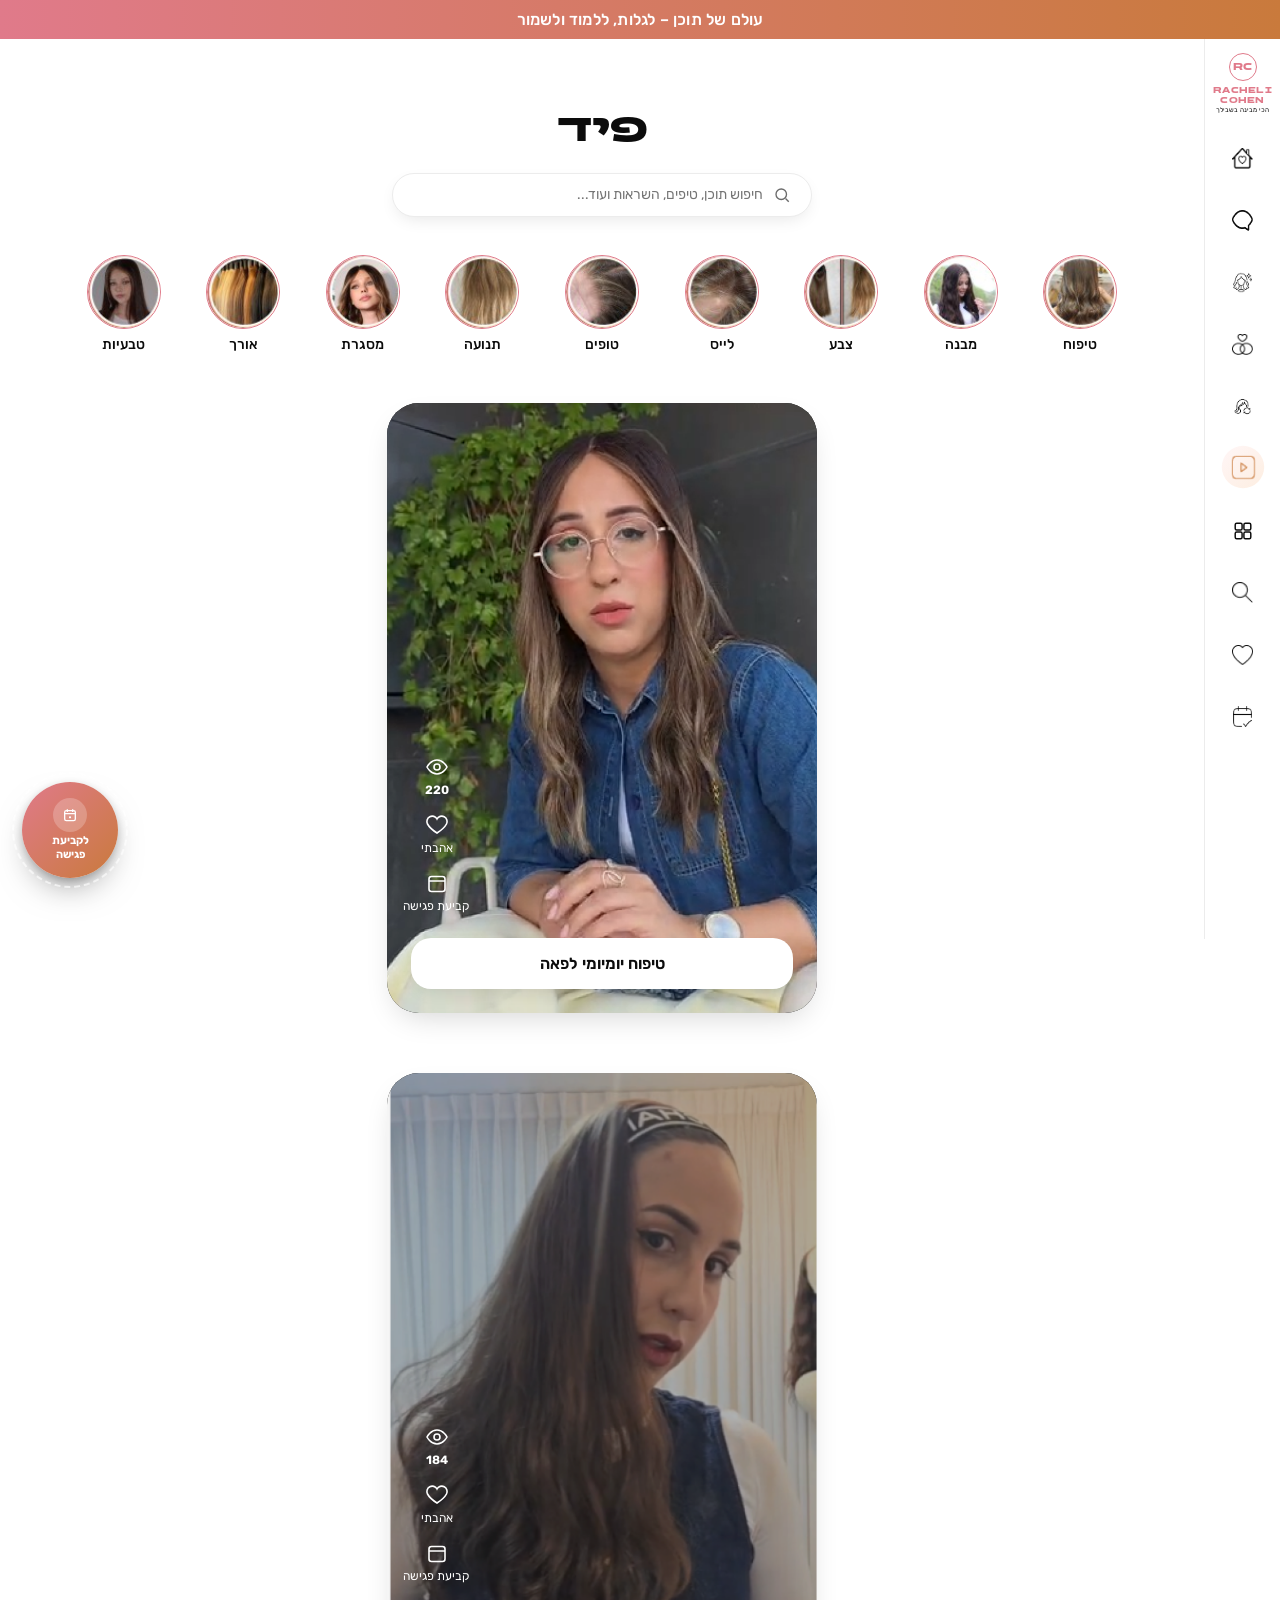
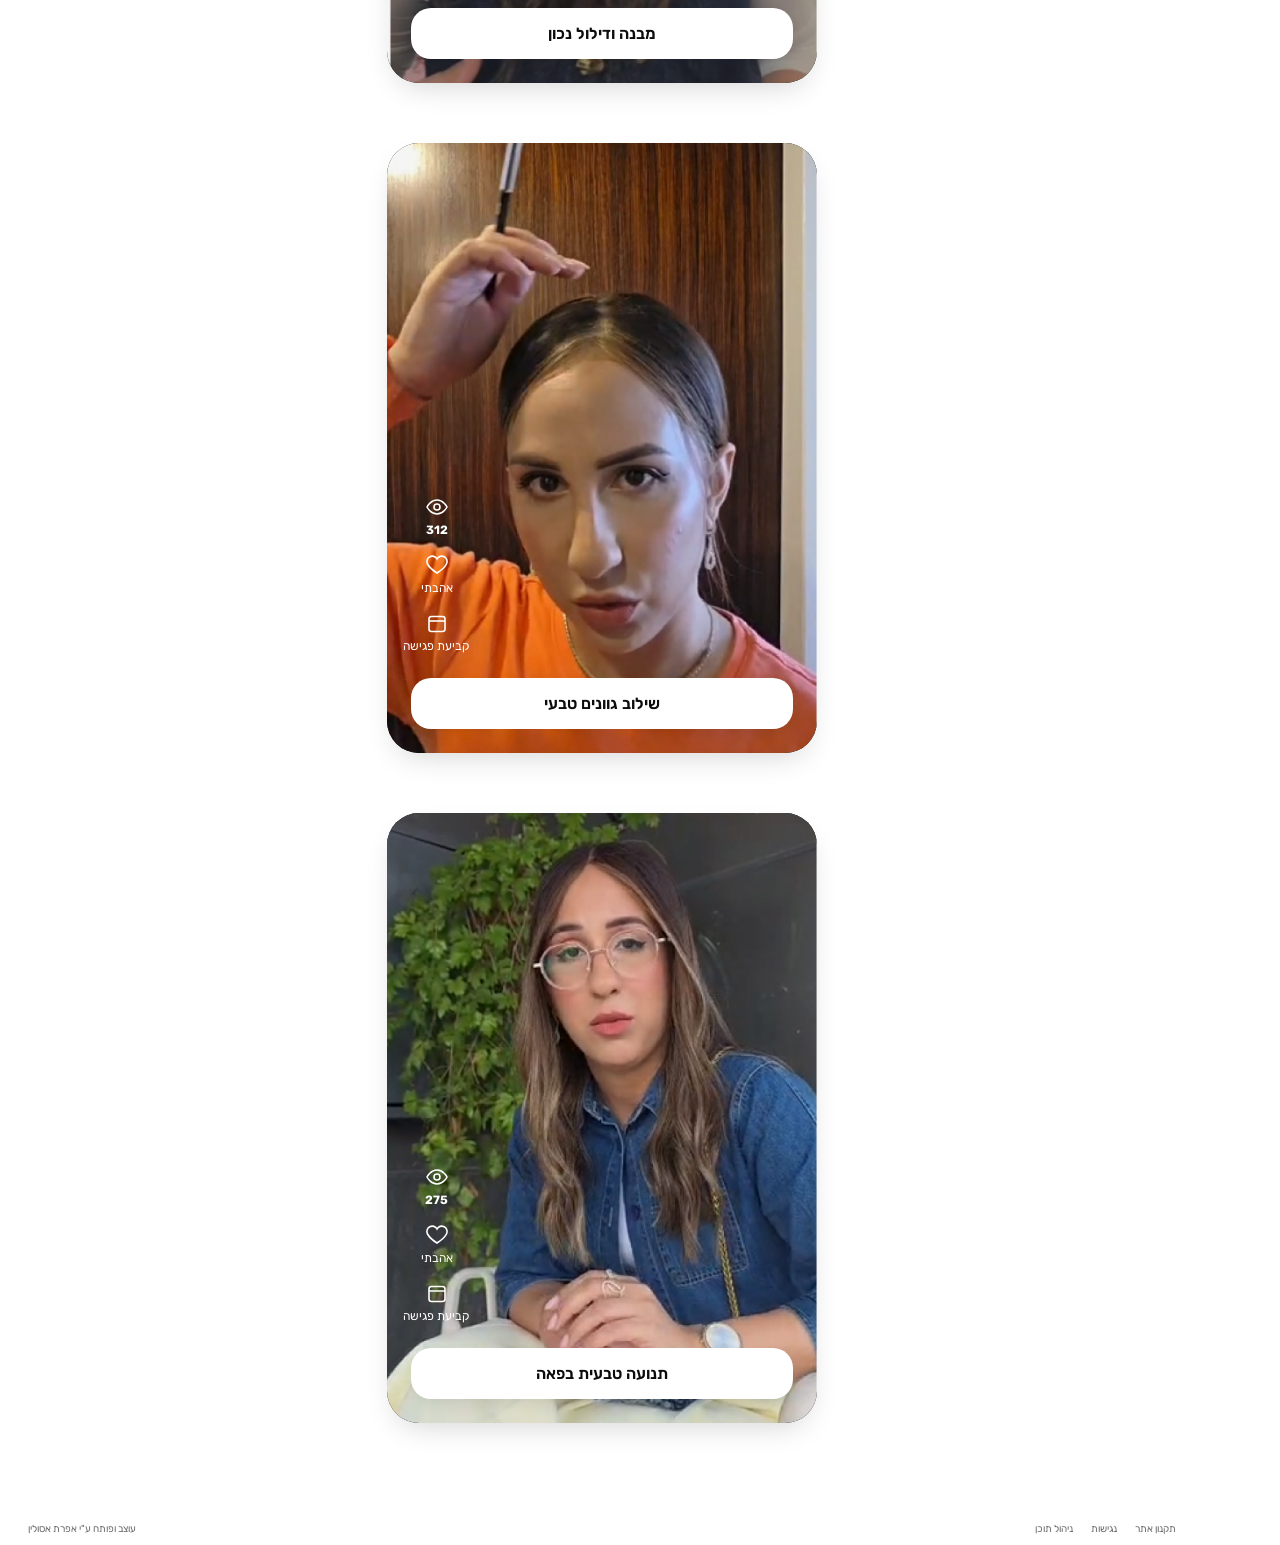
<file: feed.html>
<!doctype html>
<html lang="he" dir="rtl">
<head>
  <meta charset="utf-8">
  <meta name="viewport" content="width=device-width, initial-scale=1">
  <title>פיד | רחלי כהן</title>
  <meta name="description" content="פיד תוכן, טיפים והשראות מרחלי כהן יצרנית פאות.">
  <link rel="stylesheet" href="styles.css">
  <link rel="stylesheet" href="modals.css">
  <link rel="stylesheet" href="feed.css">
</head>
<body data-page="feed">
  <div class="promo-bar">עולם של תוכן – לגלות, ללמוד ולשמור</div>

  <div class="body-row">
    <aside class="side-col">
      <div id="site-logo" class="logo"></div>
      <nav id="icon-rail" class="icon-rail" aria-label="ניווט ראשי"></nav>
    </aside>

    <div class="content">
      <main>
        <section class="feed-head">
          <h1>פיד</h1>
          <div class="feed-search">
            <svg viewBox="0 0 24 24" fill="none" stroke="currentColor" stroke-width="1.8"><circle cx="11" cy="11" r="7"/><path d="m21 21-4.3-4.3"/></svg>
            <input type="text" placeholder="חיפוש תוכן, טיפים, השראות ועוד...">
          </div>
        </section>

        <section class="topics-row" style="padding-top:18px">
          <div class="topic" data-topic="tipuach" role="button" tabindex="0" aria-label="צפייה בסטורי טיפוח"><div class="topic-ring"><div class="topic-ring-in"><img src="assets/home_topic_tipuach.jpg" alt="טיפוח" loading="lazy"></div></div><span>טיפוח</span></div>
          <div class="topic" data-topic="mivne" role="button" tabindex="0" aria-label="צפייה בסטורי מבנה"><div class="topic-ring"><div class="topic-ring-in"><img src="assets/home_topic_mivne.jpg" alt="מבנה" loading="lazy"></div></div><span>מבנה</span></div>
          <div class="topic" data-topic="tzeva" role="button" tabindex="0" aria-label="צפייה בסטורי צבע"><div class="topic-ring"><div class="topic-ring-in"><img src="assets/home_topic_tzeva.jpg" alt="צבע" loading="lazy"></div></div><span>צבע</span></div>
          <div class="topic" data-topic="leaz" role="button" tabindex="0" aria-label="צפייה בסטורי לייס"><div class="topic-ring"><div class="topic-ring-in"><img src="assets/home_topic_leaz.jpg" alt="לייס" loading="lazy"></div></div><span>לייס</span></div>
          <div class="topic" data-topic="topim" role="button" tabindex="0" aria-label="צפייה בסטורי טופים"><div class="topic-ring"><div class="topic-ring-in"><img src="assets/home_topic_topim.jpg" alt="טופים" loading="lazy"></div></div><span>טופים</span></div>
          <div class="topic" data-topic="tnua" role="button" tabindex="0" aria-label="צפייה בסטורי תנועה"><div class="topic-ring"><div class="topic-ring-in"><img src="assets/home_topic_tnua.jpg" alt="תנועה" loading="lazy"></div></div><span>תנועה</span></div>
          <div class="topic" data-topic="misgeret" role="button" tabindex="0" aria-label="צפייה בסטורי מסגרת"><div class="topic-ring"><div class="topic-ring-in"><img src="assets/home_topic_misgeret.jpg" alt="מסגרת" loading="lazy"></div></div><span>מסגרת</span></div>
          <div class="topic" data-topic="orech" role="button" tabindex="0" aria-label="צפייה בסטורי אורך"><div class="topic-ring"><div class="topic-ring-in"><img src="assets/home_topic_orech.jpg" alt="אורך" loading="lazy"></div></div><span>אורך</span></div>
          <div class="topic" data-topic="tivaiyot" role="button" tabindex="0" aria-label="צפייה בסטורי טבעיות"><div class="topic-ring"><div class="topic-ring-in"><img src="assets/home_topic_tivaiyot.jpg" alt="טבעיות" loading="lazy"></div></div><span>טבעיות</span></div>
        </section>

        <section class="feed-list" id="feed-list">
          <p style="text-align:center;padding:40px 0;color:var(--ink-3,#9a9a9a);">טוען תוכן…</p>
        </section>
      </main>

      <footer id="site-footer" class="site-footer"></footer>
    </div>
  </div>

  <script src="https://cdnjs.cloudflare.com/ajax/libs/gsap/3.12.5/gsap.min.js"></script>
  <script src="common.js"></script>
</body>
</html>
</file>
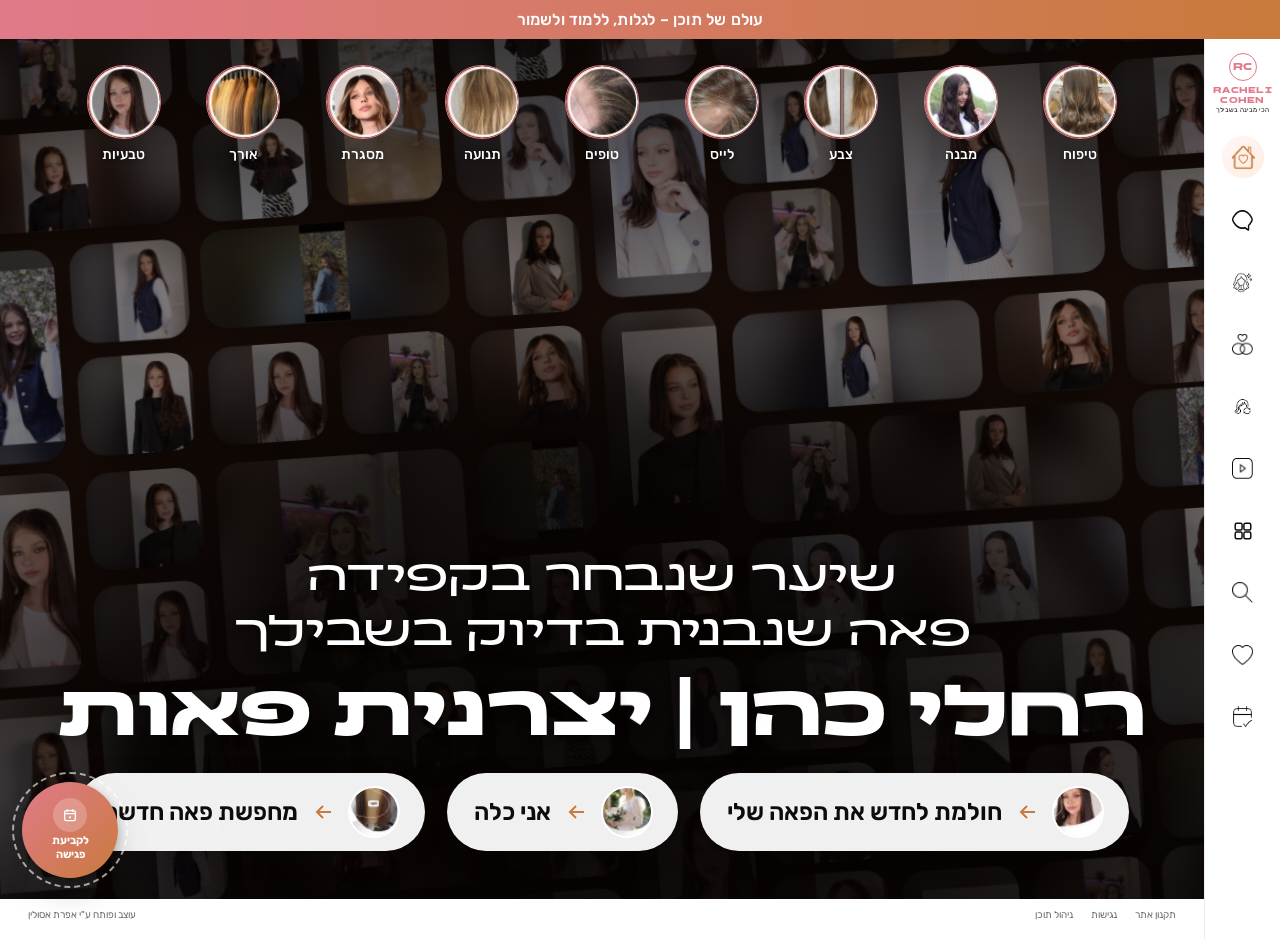
<file: home.html>
<!doctype html>
<html lang="he" dir="rtl">
<head>
  <meta charset="utf-8">
  <meta name="viewport" content="width=device-width, initial-scale=1">
  <title>רחלי כהן | יצרנית פאות — דף הבית</title>
  <meta name="description" content="שיער שנבחר בקפידה, פאה שנבנית בדיוק בשבילך. רחלי כהן, יצרנית פאות.">
  <link rel="stylesheet" href="styles.css">
  <link rel="stylesheet" href="modals.css">
</head>
<body data-page="home">
  <div class="promo-bar">עולם של תוכן – לגלות, ללמוד ולשמור</div>

  <div class="body-row">
    <aside class="side-col">
      <div id="site-logo" class="logo"></div>
      <nav id="icon-rail" class="icon-rail" aria-label="ניווט ראשי"></nav>
    </aside>

    <div class="content">
    <main>
      <section class="hero">
        <div class="hero-collage" id="hero-collage" aria-hidden="true"></div>
        <div class="hero-overlay" aria-hidden="true"></div>

        <div class="topics-row">
          <div class="topic" data-topic="tipuach" role="button" tabindex="0" aria-label="צפייה בסטורי טיפוח"><div class="topic-ring"><div class="topic-ring-in"><img src="assets/home_topic_tipuach.jpg" alt="טיפוח" loading="lazy"></div></div><span>טיפוח</span></div>
          <div class="topic" data-topic="mivne" role="button" tabindex="0" aria-label="צפייה בסטורי מבנה"><div class="topic-ring"><div class="topic-ring-in"><img src="assets/home_topic_mivne.jpg" alt="מבנה" loading="lazy"></div></div><span>מבנה</span></div>
          <div class="topic" data-topic="tzeva" role="button" tabindex="0" aria-label="צפייה בסטורי צבע"><div class="topic-ring"><div class="topic-ring-in"><img src="assets/home_topic_tzeva.jpg" alt="צבע" loading="lazy"></div></div><span>צבע</span></div>
          <div class="topic" data-topic="leaz" role="button" tabindex="0" aria-label="צפייה בסטורי לייס"><div class="topic-ring"><div class="topic-ring-in"><img src="assets/home_topic_leaz.jpg" alt="לייס" loading="lazy"></div></div><span>לייס</span></div>
          <div class="topic" data-topic="topim" role="button" tabindex="0" aria-label="צפייה בסטורי טופים"><div class="topic-ring"><div class="topic-ring-in"><img src="assets/home_topic_topim.jpg" alt="טופים" loading="lazy"></div></div><span>טופים</span></div>
          <div class="topic" data-topic="tnua" role="button" tabindex="0" aria-label="צפייה בסטורי תנועה"><div class="topic-ring"><div class="topic-ring-in"><img src="assets/home_topic_tnua.jpg" alt="תנועה" loading="lazy"></div></div><span>תנועה</span></div>
          <div class="topic" data-topic="misgeret" role="button" tabindex="0" aria-label="צפייה בסטורי מסגרת"><div class="topic-ring"><div class="topic-ring-in"><img src="assets/home_topic_misgeret.jpg" alt="מסגרת" loading="lazy"></div></div><span>מסגרת</span></div>
          <div class="topic" data-topic="orech" role="button" tabindex="0" aria-label="צפייה בסטורי אורך"><div class="topic-ring"><div class="topic-ring-in"><img src="assets/home_topic_orech.jpg" alt="אורך" loading="lazy"></div></div><span>אורך</span></div>
          <div class="topic" data-topic="tivaiyot" role="button" tabindex="0" aria-label="צפייה בסטורי טבעיות"><div class="topic-ring"><div class="topic-ring-in"><img src="assets/home_topic_tivaiyot.jpg" alt="טבעיות" loading="lazy"></div></div><span>טבעיות</span></div>
        </div>

        <div class="hero-content">
          <p class="eyebrow">שיער שנבחר בקפידה<br>פאה שנבנית בדיוק בשבילך</p>
          <h1>רחלי כהן | יצרנית פאות</h1>
        </div>

        <section class="journeys">
          <a class="journey-btn" href="renew-wig.html">
            <svg viewBox="0 0 24 24" fill="none" stroke-width="2"><path d="M19 12H5M11 6l-6 6 6 6"/></svg>
            חולמת לחדש את הפאה שלי
            <img class="journey-avatar" src="assets/home_avatar_renew.jpg" alt="">
          </a>
          <a class="journey-btn" href="bride.html">
            <svg viewBox="0 0 24 24" fill="none" stroke-width="2"><path d="M19 12H5M11 6l-6 6 6 6"/></svg>
            אני כלה
            <img class="journey-avatar" src="assets/home_avatar_bride.jpg" alt="">
          </a>
          <a class="journey-btn" href="new-wig.html">
            <svg viewBox="0 0 24 24" fill="none" stroke-width="2"><path d="M19 12H5M11 6l-6 6 6 6"/></svg>
            מחפשת פאה חדשה
            <img class="journey-avatar" src="assets/home_avatar_newwig.jpg" alt="">
          </a>
        </section>
      </section>
    </main>

    <footer id="site-footer" class="site-footer"></footer>
    </div>
  </div>

  <script src="https://cdnjs.cloudflare.com/ajax/libs/gsap/3.12.5/gsap.min.js"></script>
  <script src="common.js"></script>
</body>
</html>
</file>
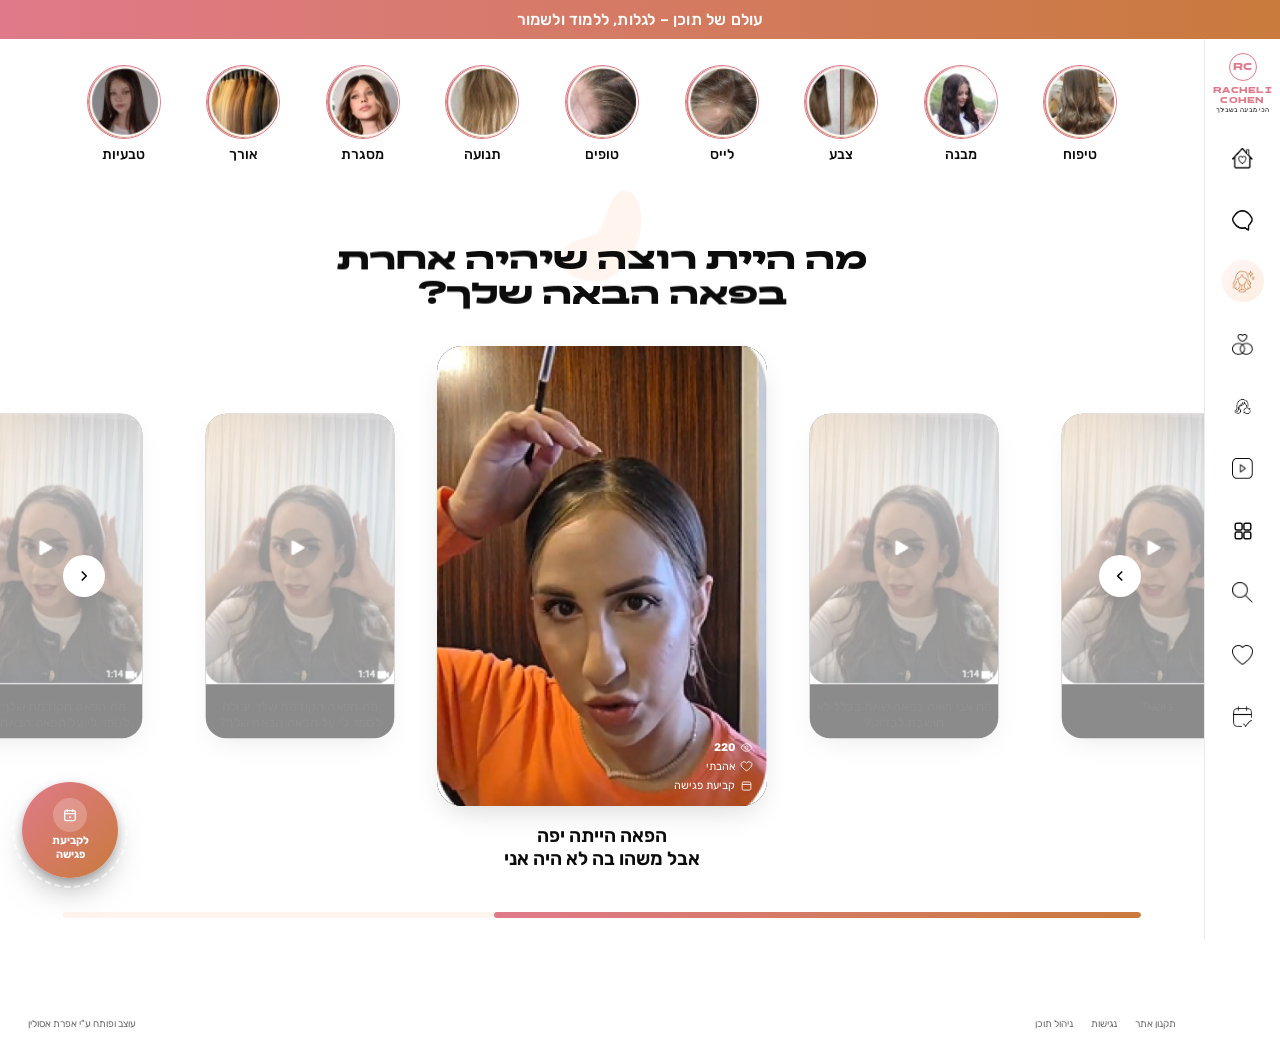
<file: new-wig.html>
<!doctype html>
<html lang="he" dir="rtl">
<head>
  <meta charset="utf-8">
  <meta name="viewport" content="width=device-width, initial-scale=1">
  <title>מחפשת פאה חדשה | רחלי כהן</title>
  <meta name="description" content="מה היית רוצה שיהיה אחרת בפאה הבאה שלך? בואי נגלה יחד.">
  <link rel="stylesheet" href="styles.css">
  <link rel="stylesheet" href="modals.css">
</head>
<body data-page="new-wig">
  <div class="promo-bar">עולם של תוכן – לגלות, ללמוד ולשמור</div>

  <div class="body-row">
    <aside class="side-col">
      <div id="site-logo" class="logo"></div>
      <nav id="icon-rail" class="icon-rail" aria-label="ניווט ראשי"></nav>
    </aside>

    <div class="content">
      <main>
        <section class="topics-row" style="padding-top:26px">
          <div class="topic" data-topic="tipuach" role="button" tabindex="0" aria-label="צפייה בסטורי טיפוח"><div class="topic-ring"><div class="topic-ring-in"><img src="assets/home_topic_tipuach.jpg" alt="טיפוח" loading="lazy"></div></div><span>טיפוח</span></div>
          <div class="topic" data-topic="mivne" role="button" tabindex="0" aria-label="צפייה בסטורי מבנה"><div class="topic-ring"><div class="topic-ring-in"><img src="assets/home_topic_mivne.jpg" alt="מבנה" loading="lazy"></div></div><span>מבנה</span></div>
          <div class="topic" data-topic="tzeva" role="button" tabindex="0" aria-label="צפייה בסטורי צבע"><div class="topic-ring"><div class="topic-ring-in"><img src="assets/home_topic_tzeva.jpg" alt="צבע" loading="lazy"></div></div><span>צבע</span></div>
          <div class="topic" data-topic="leaz" role="button" tabindex="0" aria-label="צפייה בסטורי לייס"><div class="topic-ring"><div class="topic-ring-in"><img src="assets/home_topic_leaz.jpg" alt="לייס" loading="lazy"></div></div><span>לייס</span></div>
          <div class="topic" data-topic="topim" role="button" tabindex="0" aria-label="צפייה בסטורי טופים"><div class="topic-ring"><div class="topic-ring-in"><img src="assets/home_topic_topim.jpg" alt="טופים" loading="lazy"></div></div><span>טופים</span></div>
          <div class="topic" data-topic="tnua" role="button" tabindex="0" aria-label="צפייה בסטורי תנועה"><div class="topic-ring"><div class="topic-ring-in"><img src="assets/home_topic_tnua.jpg" alt="תנועה" loading="lazy"></div></div><span>תנועה</span></div>
          <div class="topic" data-topic="misgeret" role="button" tabindex="0" aria-label="צפייה בסטורי מסגרת"><div class="topic-ring"><div class="topic-ring-in"><img src="assets/home_topic_misgeret.jpg" alt="מסגרת" loading="lazy"></div></div><span>מסגרת</span></div>
          <div class="topic" data-topic="orech" role="button" tabindex="0" aria-label="צפייה בסטורי אורך"><div class="topic-ring"><div class="topic-ring-in"><img src="assets/home_topic_orech.jpg" alt="אורך" loading="lazy"></div></div><span>אורך</span></div>
          <div class="topic" data-topic="tivaiyot" role="button" tabindex="0" aria-label="צפייה בסטורי טבעיות"><div class="topic-ring"><div class="topic-ring-in"><img src="assets/home_topic_tivaiyot.jpg" alt="טבעיות" loading="lazy"></div></div><span>טבעיות</span></div>
        </section>

        <section class="story-wrap" data-story-carousel>
          <div class="deco-blob deco-blob--sm story-blob"></div>
          <h1 class="story-headline">מה היית רוצה שיהיה אחרת<br>בפאה הבאה שלך?</h1>

          <div class="story-track">
            <button class="story-nav prev" aria-label="הקודם">
              <svg viewBox="0 0 24 24" fill="none" stroke="currentColor" stroke-width="2"><path d="m15 18-6-6 6-6"/></svg>
            </button>

            <div class="story-cards" id="story-cards-new-wig"></div>

            <button class="story-nav next" aria-label="הבא">
              <svg viewBox="0 0 24 24" fill="none" stroke="currentColor" stroke-width="2"><path d="m9 18 6-6-6-6"/></svg>
            </button>
          </div>

          <p class="story-caption" style="font-size:19px;font-weight:600;max-width:400px;">הפאה הייתה יפה<br>אבל משהו בה לא היה אני</p>

          <div class="story-progress"><div class="story-progress-bar" style="width:14%"></div></div>
        </section>
      </main>

      <footer id="site-footer" class="site-footer"></footer>
    </div>
  </div>

  <script src="https://cdnjs.cloudflare.com/ajax/libs/gsap/3.12.5/gsap.min.js"></script>
  <script src="common.js"></script>
  <script src="journey.js"></script>
</body>
</html>
</file>
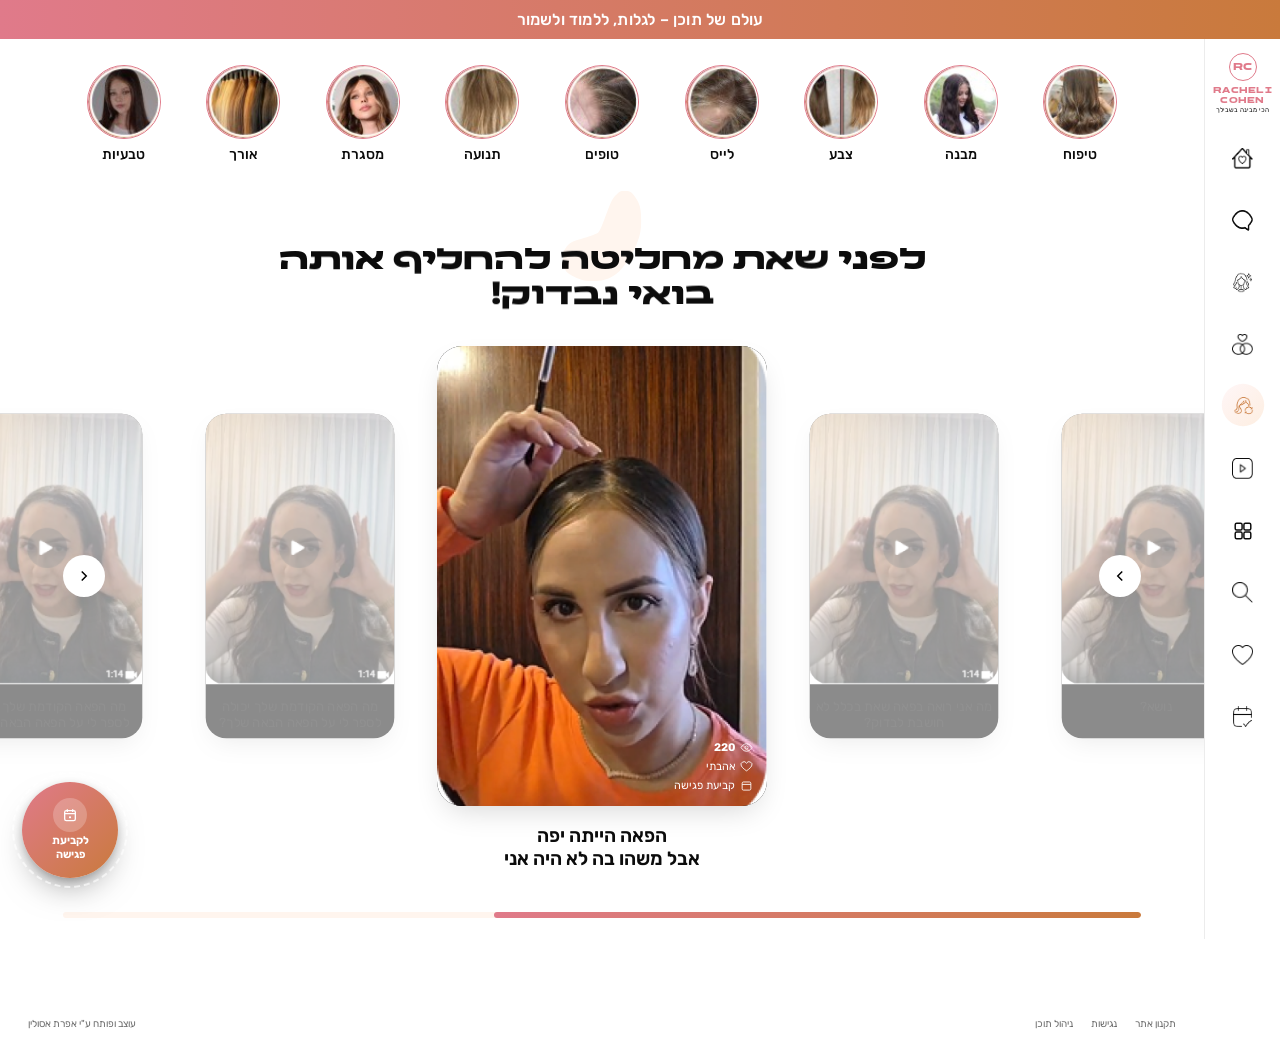
<file: renew-wig.html>
<!doctype html>
<html lang="he" dir="rtl">
<head>
  <meta charset="utf-8">
  <meta name="viewport" content="width=device-width, initial-scale=1">
  <title>חידוש פאה | רחלי כהן</title>
  <meta name="description" content="לפני שאת מחליטה להחליף אותה — בואי נבדוק!">
  <link rel="stylesheet" href="styles.css">
  <link rel="stylesheet" href="modals.css">
</head>
<body data-page="renew-wig">
  <div class="promo-bar">עולם של תוכן – לגלות, ללמוד ולשמור</div>

  <div class="body-row">
    <aside class="side-col">
      <div id="site-logo" class="logo"></div>
      <nav id="icon-rail" class="icon-rail" aria-label="ניווט ראשי"></nav>
    </aside>

    <div class="content">
      <main>
        <section class="topics-row" style="padding-top:26px">
          <div class="topic" data-topic="tipuach" role="button" tabindex="0" aria-label="צפייה בסטורי טיפוח"><div class="topic-ring"><div class="topic-ring-in"><img src="assets/home_topic_tipuach.jpg" alt="טיפוח" loading="lazy"></div></div><span>טיפוח</span></div>
          <div class="topic" data-topic="mivne" role="button" tabindex="0" aria-label="צפייה בסטורי מבנה"><div class="topic-ring"><div class="topic-ring-in"><img src="assets/home_topic_mivne.jpg" alt="מבנה" loading="lazy"></div></div><span>מבנה</span></div>
          <div class="topic" data-topic="tzeva" role="button" tabindex="0" aria-label="צפייה בסטורי צבע"><div class="topic-ring"><div class="topic-ring-in"><img src="assets/home_topic_tzeva.jpg" alt="צבע" loading="lazy"></div></div><span>צבע</span></div>
          <div class="topic" data-topic="leaz" role="button" tabindex="0" aria-label="צפייה בסטורי לייס"><div class="topic-ring"><div class="topic-ring-in"><img src="assets/home_topic_leaz.jpg" alt="לייס" loading="lazy"></div></div><span>לייס</span></div>
          <div class="topic" data-topic="topim" role="button" tabindex="0" aria-label="צפייה בסטורי טופים"><div class="topic-ring"><div class="topic-ring-in"><img src="assets/home_topic_topim.jpg" alt="טופים" loading="lazy"></div></div><span>טופים</span></div>
          <div class="topic" data-topic="tnua" role="button" tabindex="0" aria-label="צפייה בסטורי תנועה"><div class="topic-ring"><div class="topic-ring-in"><img src="assets/home_topic_tnua.jpg" alt="תנועה" loading="lazy"></div></div><span>תנועה</span></div>
          <div class="topic" data-topic="misgeret" role="button" tabindex="0" aria-label="צפייה בסטורי מסגרת"><div class="topic-ring"><div class="topic-ring-in"><img src="assets/home_topic_misgeret.jpg" alt="מסגרת" loading="lazy"></div></div><span>מסגרת</span></div>
          <div class="topic" data-topic="orech" role="button" tabindex="0" aria-label="צפייה בסטורי אורך"><div class="topic-ring"><div class="topic-ring-in"><img src="assets/home_topic_orech.jpg" alt="אורך" loading="lazy"></div></div><span>אורך</span></div>
          <div class="topic" data-topic="tivaiyot" role="button" tabindex="0" aria-label="צפייה בסטורי טבעיות"><div class="topic-ring"><div class="topic-ring-in"><img src="assets/home_topic_tivaiyot.jpg" alt="טבעיות" loading="lazy"></div></div><span>טבעיות</span></div>
        </section>

        <section class="story-wrap" data-story-carousel>
          <div class="deco-blob deco-blob--sm story-blob"></div>
          <h1 class="story-headline">לפני שאת מחליטה להחליף אותה<br>בואי נבדוק!</h1>

          <div class="story-track">
            <button class="story-nav prev" aria-label="הקודם">
              <svg viewBox="0 0 24 24" fill="none" stroke="currentColor" stroke-width="2"><path d="m15 18-6-6 6-6"/></svg>
            </button>

            <div class="story-cards" id="story-cards-renew-wig"></div>

            <button class="story-nav next" aria-label="הבא">
              <svg viewBox="0 0 24 24" fill="none" stroke="currentColor" stroke-width="2"><path d="m9 18 6-6-6-6"/></svg>
            </button>
          </div>

          <p class="story-caption" style="font-size:19px;font-weight:600;max-width:400px;">הפאה הייתה יפה<br>אבל משהו בה לא היה אני</p>

          <div class="story-progress"><div class="story-progress-bar" style="width:14%"></div></div>
        </section>
      </main>

      <footer id="site-footer" class="site-footer"></footer>
    </div>
  </div>

  <script src="https://cdnjs.cloudflare.com/ajax/libs/gsap/3.12.5/gsap.min.js"></script>
  <script src="common.js"></script>
  <script src="journey.js"></script>
</body>
</html>
</file>
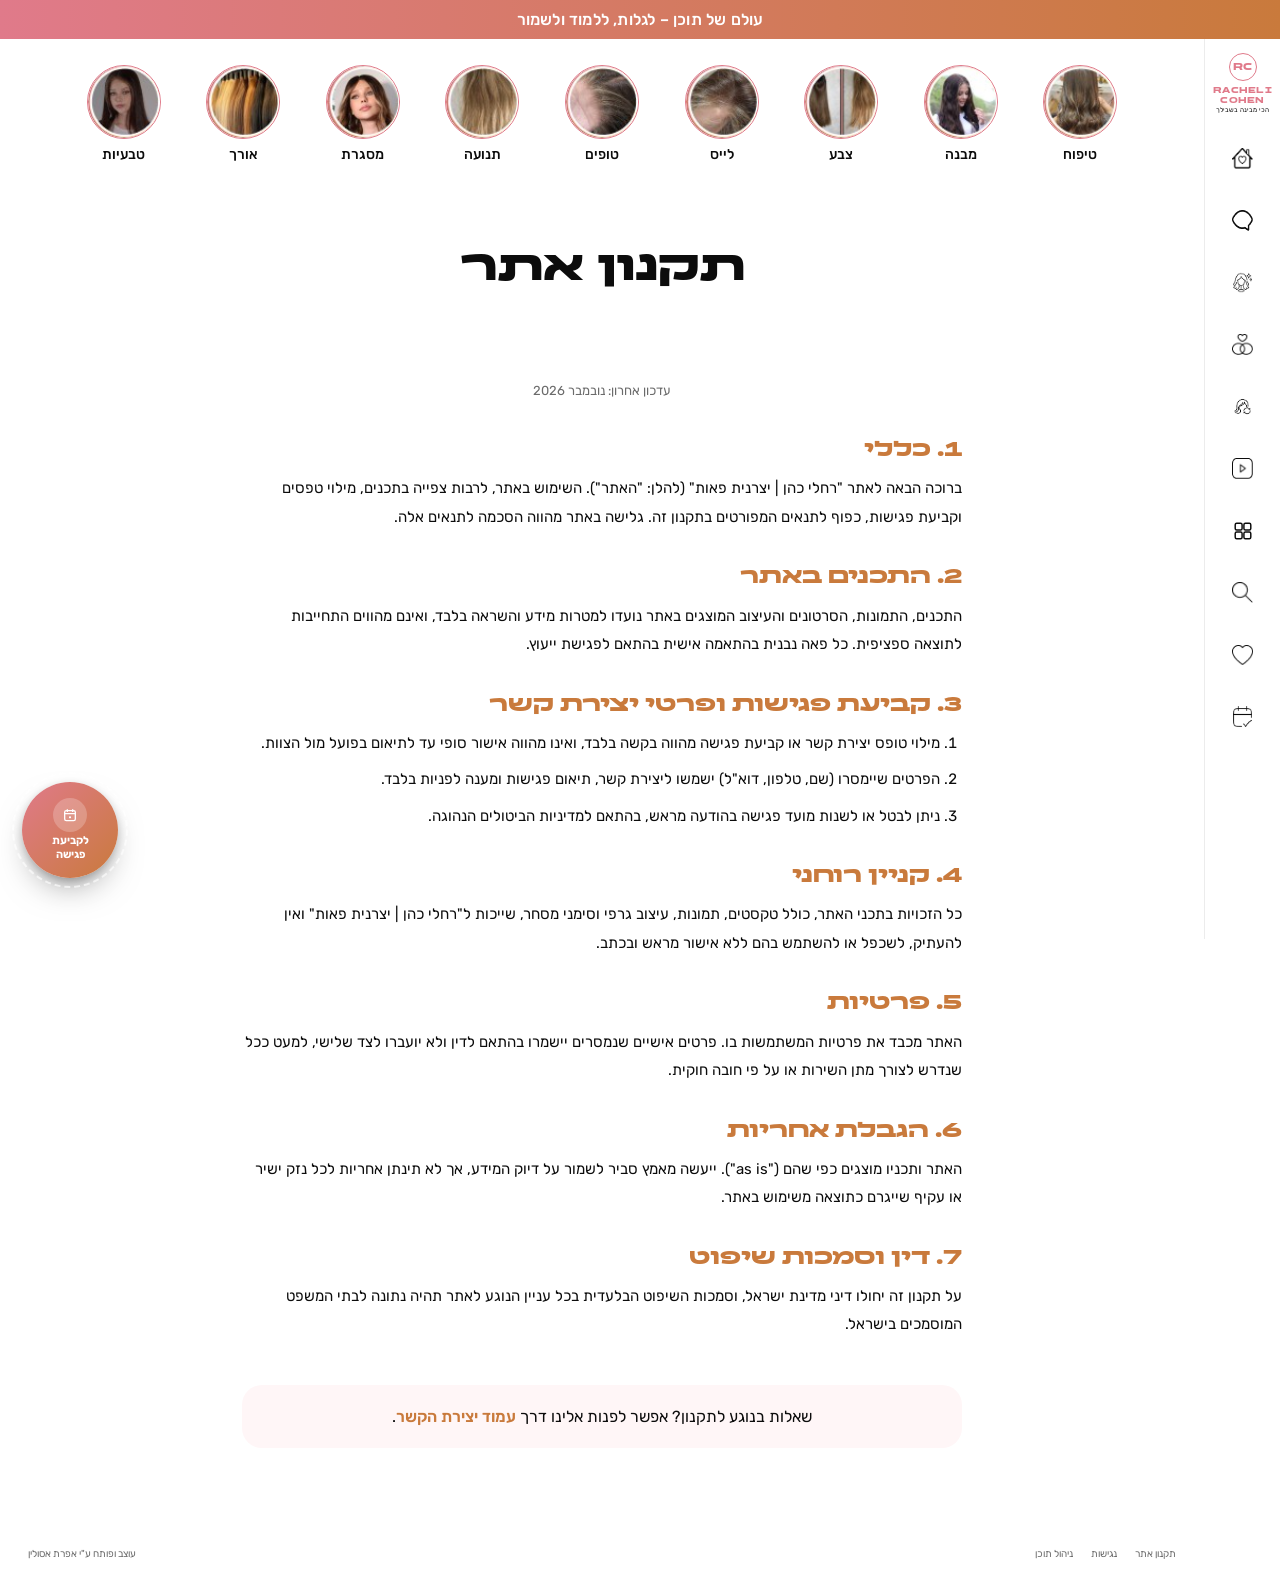
<file: terms.html>
<!doctype html>
<html lang="he" dir="rtl">
<head>
  <meta charset="utf-8">
  <meta name="viewport" content="width=device-width, initial-scale=1">
  <title>תקנון אתר | רחלי כהן</title>
  <meta name="description" content="תקנון השימוש באתר רחלי כהן | יצרנית פאות.">
  <link rel="stylesheet" href="styles.css">
  <link rel="stylesheet" href="modals.css">
  <link rel="stylesheet" href="terms.css">
</head>
<body data-page="terms">
  <div class="promo-bar">עולם של תוכן – לגלות, ללמוד ולשמור</div>

  <div class="body-row">
    <aside class="side-col">
      <div id="site-logo" class="logo"></div>
      <nav id="icon-rail" class="icon-rail" aria-label="ניווט ראשי"></nav>
    </aside>

    <div class="content">
      <main>
        <section class="topics-row" style="padding-top:26px">
          <div class="topic" data-topic="tipuach" role="button" tabindex="0" aria-label="צפייה בסטורי טיפוח"><div class="topic-ring"><div class="topic-ring-in"><img src="assets/home_topic_tipuach.jpg" alt="טיפוח" loading="lazy"></div></div><span>טיפוח</span></div>
          <div class="topic" data-topic="mivne" role="button" tabindex="0" aria-label="צפייה בסטורי מבנה"><div class="topic-ring"><div class="topic-ring-in"><img src="assets/home_topic_mivne.jpg" alt="מבנה" loading="lazy"></div></div><span>מבנה</span></div>
          <div class="topic" data-topic="tzeva" role="button" tabindex="0" aria-label="צפייה בסטורי צבע"><div class="topic-ring"><div class="topic-ring-in"><img src="assets/home_topic_tzeva.jpg" alt="צבע" loading="lazy"></div></div><span>צבע</span></div>
          <div class="topic" data-topic="leaz" role="button" tabindex="0" aria-label="צפייה בסטורי לייס"><div class="topic-ring"><div class="topic-ring-in"><img src="assets/home_topic_leaz.jpg" alt="לייס" loading="lazy"></div></div><span>לייס</span></div>
          <div class="topic" data-topic="topim" role="button" tabindex="0" aria-label="צפייה בסטורי טופים"><div class="topic-ring"><div class="topic-ring-in"><img src="assets/home_topic_topim.jpg" alt="טופים" loading="lazy"></div></div><span>טופים</span></div>
          <div class="topic" data-topic="tnua" role="button" tabindex="0" aria-label="צפייה בסטורי תנועה"><div class="topic-ring"><div class="topic-ring-in"><img src="assets/home_topic_tnua.jpg" alt="תנועה" loading="lazy"></div></div><span>תנועה</span></div>
          <div class="topic" data-topic="misgeret" role="button" tabindex="0" aria-label="צפייה בסטורי מסגרת"><div class="topic-ring"><div class="topic-ring-in"><img src="assets/home_topic_misgeret.jpg" alt="מסגרת" loading="lazy"></div></div><span>מסגרת</span></div>
          <div class="topic" data-topic="orech" role="button" tabindex="0" aria-label="צפייה בסטורי אורך"><div class="topic-ring"><div class="topic-ring-in"><img src="assets/home_topic_orech.jpg" alt="אורך" loading="lazy"></div></div><span>אורך</span></div>
          <div class="topic" data-topic="tivaiyot" role="button" tabindex="0" aria-label="צפייה בסטורי טבעיות"><div class="topic-ring"><div class="topic-ring-in"><img src="assets/home_topic_tivaiyot.jpg" alt="טבעיות" loading="lazy"></div></div><span>טבעיות</span></div>
        </section>

        <div class="page-hero">
          <h1>תקנון אתר</h1>
        </div>

        <div class="legal-wrap">
          <p class="updated">עדכון אחרון: נובמבר 2026</p>

          <div class="legal-section">
            <h2>1. כללי</h2>
            <p>ברוכה הבאה לאתר "רחלי כהן | יצרנית פאות" (להלן: "האתר"). השימוש באתר, לרבות צפייה בתכנים, מילוי טפסים וקביעת פגישות, כפוף לתנאים המפורטים בתקנון זה. גלישה באתר מהווה הסכמה לתנאים אלה.</p>
          </div>

          <div class="legal-section">
            <h2>2. התכנים באתר</h2>
            <p>התכנים, התמונות, הסרטונים והעיצוב המוצגים באתר נועדו למטרות מידע והשראה בלבד, ואינם מהווים התחייבות לתוצאה ספציפית. כל פאה נבנית בהתאמה אישית בהתאם לפגישת ייעוץ.</p>
          </div>

          <div class="legal-section">
            <h2>3. קביעת פגישות ופרטי יצירת קשר</h2>
            <ol>
              <li>מילוי טופס יצירת קשר או קביעת פגישה מהווה בקשה בלבד, ואינו מהווה אישור סופי עד לתיאום בפועל מול הצוות.</li>
              <li>הפרטים שיימסרו (שם, טלפון, דוא"ל) ישמשו ליצירת קשר, תיאום פגישות ומענה לפניות בלבד.</li>
              <li>ניתן לבטל או לשנות מועד פגישה בהודעה מראש, בהתאם למדיניות הביטולים הנהוגה.</li>
            </ol>
          </div>

          <div class="legal-section">
            <h2>4. קניין רוחני</h2>
            <p>כל הזכויות בתכני האתר, כולל טקסטים, תמונות, עיצוב גרפי וסימני מסחר, שייכות ל"רחלי כהן | יצרנית פאות" ואין להעתיק, לשכפל או להשתמש בהם ללא אישור מראש ובכתב.</p>
          </div>

          <div class="legal-section">
            <h2>5. פרטיות</h2>
            <p>האתר מכבד את פרטיות המשתמשות בו. פרטים אישיים שנמסרים יישמרו בהתאם לדין ולא יועברו לצד שלישי, למעט ככל שנדרש לצורך מתן השירות או על פי חובה חוקית.</p>
          </div>

          <div class="legal-section">
            <h2>6. הגבלת אחריות</h2>
            <p>האתר ותכניו מוצגים כפי שהם ("as is"). ייעשה מאמץ סביר לשמור על דיוק המידע, אך לא תינתן אחריות לכל נזק ישיר או עקיף שייגרם כתוצאה משימוש באתר.</p>
          </div>

          <div class="legal-section">
            <h2>7. דין וסמכות שיפוט</h2>
            <p>על תקנון זה יחולו דיני מדינת ישראל, וסמכות השיפוט הבלעדית בכל עניין הנוגע לאתר תהיה נתונה לבתי המשפט המוסמכים בישראל.</p>
          </div>

          <div class="legal-contact">
            <p>שאלות בנוגע לתקנון? אפשר לפנות אלינו דרך <a href="contact.html">עמוד יצירת הקשר</a>.</p>
          </div>
        </div>
      </main>

      <footer id="site-footer" class="site-footer"></footer>
    </div>
  </div>

  <script src="https://cdnjs.cloudflare.com/ajax/libs/gsap/3.12.5/gsap.min.js"></script>
  <script src="common.js"></script>
</body>
</html>
</file>
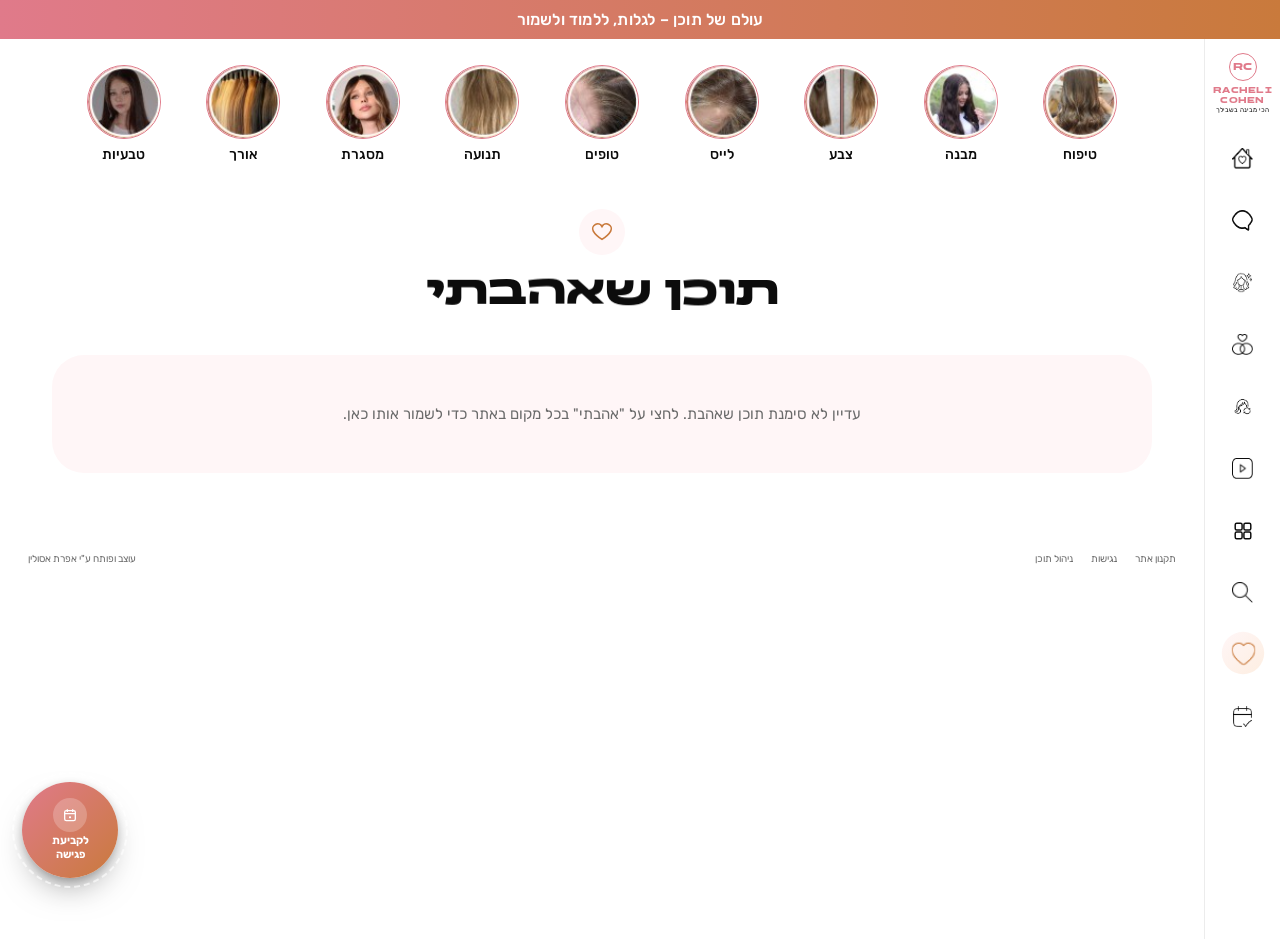
<file: videos.html>
<!doctype html>
<html lang="he" dir="rtl">
<head>
  <meta charset="utf-8">
  <meta name="viewport" content="width=device-width, initial-scale=1">
  <title>תוכן שאהבתי | רחלי כהן</title>
  <meta name="description" content="כל התוכן ששמרת ואהבת, במקום אחד.">
  <link rel="stylesheet" href="styles.css">
  <link rel="stylesheet" href="modals.css">
  <link rel="stylesheet" href="videos.css">
</head>
<body data-page="videos">
  <div class="promo-bar">עולם של תוכן – לגלות, ללמוד ולשמור</div>

  <div class="body-row">
    <aside class="side-col">
      <div id="site-logo" class="logo"></div>
      <nav id="icon-rail" class="icon-rail" aria-label="ניווט ראשי"></nav>
    </aside>

    <div class="content">
      <main>
        <section class="topics-row" style="padding-top:26px">
          <div class="topic" data-topic="tipuach" role="button" tabindex="0" aria-label="צפייה בסטורי טיפוח"><div class="topic-ring"><div class="topic-ring-in"><img src="assets/home_topic_tipuach.jpg" alt="טיפוח" loading="lazy"></div></div><span>טיפוח</span></div>
          <div class="topic" data-topic="mivne" role="button" tabindex="0" aria-label="צפייה בסטורי מבנה"><div class="topic-ring"><div class="topic-ring-in"><img src="assets/home_topic_mivne.jpg" alt="מבנה" loading="lazy"></div></div><span>מבנה</span></div>
          <div class="topic" data-topic="tzeva" role="button" tabindex="0" aria-label="צפייה בסטורי צבע"><div class="topic-ring"><div class="topic-ring-in"><img src="assets/home_topic_tzeva.jpg" alt="צבע" loading="lazy"></div></div><span>צבע</span></div>
          <div class="topic" data-topic="leaz" role="button" tabindex="0" aria-label="צפייה בסטורי לייס"><div class="topic-ring"><div class="topic-ring-in"><img src="assets/home_topic_leaz.jpg" alt="לייס" loading="lazy"></div></div><span>לייס</span></div>
          <div class="topic" data-topic="topim" role="button" tabindex="0" aria-label="צפייה בסטורי טופים"><div class="topic-ring"><div class="topic-ring-in"><img src="assets/home_topic_topim.jpg" alt="טופים" loading="lazy"></div></div><span>טופים</span></div>
          <div class="topic" data-topic="tnua" role="button" tabindex="0" aria-label="צפייה בסטורי תנועה"><div class="topic-ring"><div class="topic-ring-in"><img src="assets/home_topic_tnua.jpg" alt="תנועה" loading="lazy"></div></div><span>תנועה</span></div>
          <div class="topic" data-topic="misgeret" role="button" tabindex="0" aria-label="צפייה בסטורי מסגרת"><div class="topic-ring"><div class="topic-ring-in"><img src="assets/home_topic_misgeret.jpg" alt="מסגרת" loading="lazy"></div></div><span>מסגרת</span></div>
          <div class="topic" data-topic="orech" role="button" tabindex="0" aria-label="צפייה בסטורי אורך"><div class="topic-ring"><div class="topic-ring-in"><img src="assets/home_topic_orech.jpg" alt="אורך" loading="lazy"></div></div><span>אורך</span></div>
          <div class="topic" data-topic="tivaiyot" role="button" tabindex="0" aria-label="צפייה בסטורי טבעיות"><div class="topic-ring"><div class="topic-ring-in"><img src="assets/home_topic_tivaiyot.jpg" alt="טבעיות" loading="lazy"></div></div><span>טבעיות</span></div>
        </section>

        <header class="videos-header">
          <div class="heart-badge">
            <svg viewBox="0 0 24 24" fill="none" stroke="currentColor" stroke-width="1.8"><path d="M12 20s-7-4.4-9.5-9A5.3 5.3 0 0 1 12 6a5.3 5.3 0 0 1 9.5 5c-2.5 4.6-9.5 9-9.5 9Z"/></svg>
          </div>
          <h1>תוכן שאהבתי</h1>
        </header>

        <div class="videos-grid" id="videos-grid"></div>
      </main>

      <footer id="site-footer" class="site-footer"></footer>
    </div>
  </div>

  <script src="https://cdnjs.cloudflare.com/ajax/libs/gsap/3.12.5/gsap.min.js"></script>
  <script src="common.js"></script>
</body>
</html>
</file>
<file: styles.css>
/* ==========================================================================
   רחלי כהן | יצרנית פאות — Design System
   ========================================================================== */

@import url('https://fonts.googleapis.com/css2?family=Frank+Ruhl+Libre:wght@300;400;500;700;900&family=Rubik:wght@300;400;500;600;700&display=swap');

@font-face {
  font-family: 'Gloria DL AAA';
  src: url('assets/fonts/gloria-regular-aaa.woff2') format('woff2');
  font-weight: 400;
  font-style: normal;
  font-display: swap;
}
@font-face {
  font-family: 'Gloria DL AAA';
  src: url('assets/fonts/gloria-bold-aaa.woff2') format('woff2');
  font-weight: 700;
  font-style: normal;
  font-display: swap;
}

:root {
  --rose-1: #e07a8a;
  --rose-2: #c97a3c;
  --gradient: linear-gradient(135deg, var(--rose-1) 0%, var(--rose-2) 100%);
  --gradient-bar: linear-gradient(90deg, var(--rose-1) 0%, var(--rose-2) 100%);
  --pink-pale: #fff6f7;
  --black: #0c0c0c;
  --white: #ffffff;
  --gray-bg: #d9d9d9;
  --gray-text: #6b6b6b;
  --line: #ececec;

  --font-display: 'Gloria DL AAA', 'Frank Ruhl Libre', serif;
  --font-ui: 'Rubik', sans-serif;

  --radius-sm: 12px;
  --radius-md: 20px;
  --radius-lg: 32px;
  --radius-pill: 999px;

  --shadow-card: 0 12px 30px -10px rgba(0, 0, 0, 0.18);
  --shadow-soft: 0 6px 18px -6px rgba(0, 0, 0, 0.12);

  --rail-w: 76px;
  --header-h: 42px;
}

* { box-sizing: border-box; margin: 0; padding: 0; }

html { scroll-behavior: smooth; }

body {
  font-family: var(--font-ui);
  color: var(--black);
  background: var(--white);
  direction: rtl;
  -webkit-font-smoothing: antialiased;
  overflow-x: hidden;
}

img { max-width: 100%; display: block; }
a { color: inherit; text-decoration: none; }
button { font-family: inherit; border: none; background: none; cursor: pointer; }
ul { list-style: none; }

.container { width: min(1240px, 92vw); margin-inline: auto; }

h1, h2, h3, h4 {
  font-family: var(--font-display);
  font-weight: 700;
  line-height: 1.15;
}

/* ---------- GSAP animated-typing headings ---------- */
.rc-char { display: inline-block; will-change: transform, opacity; }

/* ---------- top promo bar ---------- */
.promo-bar {
  background: var(--gradient-bar);
  color: var(--white);
  text-align: center;
  font-family: var(--font-ui);
  font-weight: 500;
  font-size: clamp(12px, 1.6vw, 16px);
  padding: 10px 16px;
  letter-spacing: 0.2px;
}

/* ---------- app shell: side column (logo + rail) + content ---------- */
.body-row {
  display: flex;
  align-items: flex-start;
  min-height: calc(100vh - 40px);
}
.side-col {
  width: var(--rail-w);
  flex: 0 0 var(--rail-w);
  position: sticky;
  top: 0;
  height: 100vh;
  display: flex;
  flex-direction: column;
  align-items: center;
  border-left: 1px solid var(--line);
  background: var(--white);
  z-index: 40;
}
.content { flex: 1 1 auto; min-width: 0; }

/* ---------- side icon rail (desktop) ---------- */
.icon-rail {
  width: 100%;
  display: flex;
  flex-direction: column;
  align-items: center;
  gap: 22px;
  padding: 18px 0 28px;
}

.icon-rail a {
  width: 40px;
  height: 40px;
  display: grid;
  place-items: center;
  border-radius: var(--radius-pill);
  color: var(--black);
  transition: background .2s ease, color .2s ease, transform .2s ease;
}
.icon-rail a svg { width: 22px; height: 22px; stroke: currentColor; fill: none; stroke-width: 1.6; transition: transform .25s ease; }
.nav-icon-img {
  display: block;
  width: 21px; height: 21px;
  background-color: var(--black);
  -webkit-mask-size: contain; mask-size: contain;
  -webkit-mask-repeat: no-repeat; mask-repeat: no-repeat;
  -webkit-mask-position: center; mask-position: center;
  transition: background-color .2s ease, transform .25s ease;
}
.icon-rail a:hover,
.icon-rail a.active {
  background: linear-gradient(135deg, var(--pink-pale), #fdeee1);
  color: var(--rose-2);
  transform: translateY(-2px) scale(1.06);
}
.icon-rail a:hover svg { transform: scale(1.08); }
.icon-rail a:hover .nav-icon-img,
.icon-rail a.active .nav-icon-img { background-color: var(--rose-2); transform: scale(1.08); }
.icon-rail a:active { transform: translateY(0) scale(.96); }
/* הכיתוב ליד כל אייקון - קיים תמיד ב-DOM, אבל מוצג רק במגירת הניווט הנפתחת במובייל */
.nav-label { display: none; }

/* ---------- כפתור המבורגר (מובייל בלבד) ---------- */
.nav-toggle {
  display: none;
  flex-direction: column;
  justify-content: center;
  align-items: center;
  gap: 5px;
  width: 38px;
  height: 38px;
  border-radius: var(--radius-pill);
  flex-shrink: 0;
  transition: background .2s ease;
}
.nav-toggle span {
  display: block;
  width: 20px;
  height: 2px;
  border-radius: 2px;
  background: var(--black);
  transition: transform .3s ease, opacity .3s ease;
}
.nav-toggle:hover { background: var(--pink-pale); }
body.nav-open .nav-toggle span:nth-child(1) { transform: translateY(7px) rotate(45deg); }
body.nav-open .nav-toggle span:nth-child(2) { opacity: 0; }
body.nav-open .nav-toggle span:nth-child(3) { transform: translateY(-7px) rotate(-45deg); }

/* מסך כהה מאחורי מגירת הניווט הפתוחה (מובייל) */
.nav-backdrop {
  position: fixed;
  inset: 0;
  background: rgba(12, 12, 12, 0.45);
  opacity: 0;
  pointer-events: none;
  transition: opacity .3s ease;
  z-index: 150;
}
body.nav-open .nav-backdrop { opacity: 1; pointer-events: auto; }

/* ---------- logo ---------- */
.logo {
  width: 100%;
  display: flex;
  justify-content: center;
  padding: 14px 4px 6px;
  box-sizing: border-box;
}
.logo-inner { display: flex; flex-direction: column; align-items: center; gap: 5px; text-align: center; max-width: 100%; }
.logo-mark {
  width: 28px; height: 28px; border-radius: 50%;
  border: 1.5px solid var(--rose-1);
  display: grid; place-items: center;
  font-family: var(--font-display); font-weight: 700; color: var(--rose-1); font-size: 10px;
  flex-shrink: 0;
}
/* הכיתוב מצומצם ועם מרווח אותיות מינימלי כדי שיישאר בתוך רוחב הפס הצר ולא "יברח" ממנו */
.logo-text { text-align: center; max-width: 100%; }
.logo-text .en1 {
  font-family: var(--font-display); font-weight: 600; letter-spacing: .3px; font-size: 8.5px; color: var(--rose-1);
  display: block; line-height: 1.2; word-break: break-word;
}
.logo-tagline { font-size: 6.5px; color: var(--black); font-family: var(--font-ui); line-height: 1.25; display:block; word-break: break-word; }

/* ---------- HERO ---------- */
.hero {
  position: relative;
  min-height: calc(100vh - 40px);
  display: flex;
  flex-direction: column;
  overflow: hidden;
}
.hero-bg {
  position: absolute; inset: 0;
  background-size: cover;
  background-position: center 20%;
}
.hero-bg::after {
  content: "";
  position: absolute; inset: 0;
  background: rgba(0,0,0,0.38);
}

/* ---------- hero collage (קולג א-סימטרי של דוגמניות, רקע לדף הבית) ---------- */
/* רשת גריד עם packing צפוף (dense) - האריחים משתנים בגודל (ר' .sz-w2/.sz-h2 ב-common.js) כך שהקולג
   תמיד יוצא לא-סימטרי ותמיד מתמלא לגמרי, גם אם הרשת גדולה יותר ממספר התמונות בפועל (יש מחזוריות ב-JS) */
.hero-collage {
  position: absolute; inset: -8% -4%;
  display: grid;
  grid-auto-flow: dense;
  grid-template-columns: repeat(12, 1fr);
  grid-auto-rows: clamp(62px, 6.4vw, 96px);
  gap: clamp(7px, 1vw, 14px);
  background: linear-gradient(160deg, #1c0f09 0%, #2a150d 45%, #110a07 100%);
  transform: rotate(-4deg) scale(1.2);
  transform-origin: center;
  will-change: transform;
  overflow: hidden;
}
.collage-tile {
  position: relative;
  border-radius: var(--radius-md);
  overflow: hidden;
  background: rgba(10,5,4,.6);
  box-shadow: 0 14px 34px -12px rgba(0,0,0,.6);
}
.collage-tile.sz-w2 { grid-column: span 2; }
.collage-tile.sz-h2 { grid-row: span 2; }
/* שכבה כפולה: רקע מטושטש (cover, לא נראה כמו "חור" ריק) + התמונה האמיתית מעליו ב-object-fit:contain -
   כך שהתמונה המלאה תמיד נראית שלמה, בלי לחתוך ראשים/פרצופים, אבל האריח עדיין מלא לגמרי מקצה לקצה */
.collage-tile-bg {
  position: absolute; inset: -12%;
  background-size: cover;
  background-position: center;
  filter: blur(16px) brightness(.6) saturate(1.05);
  transform: scale(1.1);
}
.collage-tile img {
  position: relative;
  z-index: 1;
  width: 100%; height: 100%;
  object-fit: contain;
  display: block;
  transform-origin: center;
  will-change: transform;
}
@media (prefers-reduced-motion: reduce) {
  .collage-tile img { animation: none !important; transition: none !important; }
}
/* overlay כהה - חזרה לשחור/חום כהה כבסיס, עם ריכוז כהות נוסף מאחורי הטקסט/כפתורים */
.hero-overlay {
  position: absolute; inset: 0;
  z-index: 1;
  background:
    radial-gradient(ellipse 73% 58% at 50% 72%, rgba(6,3,2,.92) 0%, rgba(6,3,2,.68) 45%, rgba(6,3,2,.05) 74%),
    linear-gradient(180deg, rgba(6,3,2,.76) 0%, rgba(6,3,2,.5) 28%, rgba(6,3,2,.54) 60%, rgba(6,3,2,.88) 100%);
  pointer-events: none;
}
.hero-content {
  position: relative;
  z-index: 2;
  width: 100%;
  text-align: center;
  color: var(--white);
  padding: 0 24px 18px;
  margin-top: auto;
  text-shadow: 0 2px 14px rgba(0,0,0,.35);
}
.hero-content .eyebrow {
  font-family: var(--font-display);
  font-weight: 400;
  font-size: clamp(27px, 3.6vw, 42px);
  line-height: 1.3;
}
.hero-content h1 {
  margin-top: 13px;
  font-size: clamp(48px, 7vw, 72px);
  text-transform: uppercase;
}

/* ---------- topics row ---------- */
/* שורה אחת קבועה (לא נשברת לכמה שורות) - אם אין מספיק רוחב אפשר לגלול אופקית, אבל שום נושא לא
   "נעלם"/מוסתר אוטומטית, בדיוק כמו רצועת הנושאים בתוך הסטורי */
.topics-row {
  position: relative;
  z-index: 3;
  display: flex;
  justify-content: center;
  gap: clamp(14px, 2vw, 28px);
  padding: 26px 16px 10px;
  flex-wrap: nowrap;
  overflow-x: auto;
  scrollbar-width: none;
}
.topics-row::-webkit-scrollbar { display: none; }
.topic {
  display: flex; flex-direction: column; align-items: center; gap: 7px;
  width: 94px;
  cursor: pointer;
  border: none; background: none; padding: 0;
  font-family: inherit;
  transition: transform .2s ease;
}
.topic:hover { transform: translateY(-2px); }
.topic:active { transform: translateY(0) scale(.96); }
.topic:focus-visible .topic-ring { outline: 2px solid var(--rose-1); outline-offset: 3px; }
/* עיגול פשוט עם מסגרת ורודה - אותו סגנון בדיוק כמו העיגולים בתוך הסטורי (igstory-topic-avatar) ובלוגו
   בהאדר (logo-mark), עם מסגרת הוורוד של המותג (--rose-1), בלי טבעת צבעונית מסתובבת */
.topic-ring {
  width: 74px; height: 74px; border-radius: 50%;
  overflow: hidden;
  border: 1.5px solid var(--rose-1);
  transition: border-color .2s ease;
}
.topic-ring-in {
  width: 100%; height: 100%;
  border-radius: 50%;
  display: flex;
}
.topic-ring img { width: 100%; height: 100%; border-radius: 50%; object-fit: cover; display: block; }
.topic span { font-size: 14px; font-weight: 500; color: var(--black); text-align: center; }
body[data-page="home"] .topic span { color: var(--white); text-shadow: 0 1px 4px rgba(0,0,0,.4); }
.topic.seen .topic-ring { border-color: rgba(0,0,0,.1); }
body[data-page="home"] .topic.seen .topic-ring { border-color: rgba(255,255,255,.3); }

/* ---------- journeys row (overlaid on the hero image) ---------- */
.journeys {
  position: relative;
  z-index: 3;
  background: transparent;
  display: flex;
  justify-content: center;
  gap: clamp(10px, 2vw, 22px);
  padding: 0 16px clamp(28px, 5vw, 48px);
  flex-wrap: wrap;
}
.journey-btn {
  display: flex; align-items: center; gap: 14px;
  position: relative;
  overflow: hidden;
  background: rgba(255,255,255,.94);
  backdrop-filter: blur(6px);
  -webkit-backdrop-filter: blur(6px);
  padding: 15px 27px;
  border-radius: var(--radius-pill);
  box-shadow: 0 6px 24px rgba(0,0,0,.22);
  font-weight: 600;
  font-size: clamp(19px, 2.3vw, 24px);
  color: var(--black);
  white-space: nowrap;
  z-index: 1;
  transition: color .3s ease, box-shadow .25s ease, transform .25s ease, background .3s ease;
}
.journey-btn::before {
  content: "";
  position: absolute; inset: 0; z-index: -1;
  background-image: var(--gradient);
  opacity: 0;
  transition: opacity .3s ease;
}
.journey-btn:hover {
  color: var(--white);
  box-shadow: 0 10px 30px rgba(0,0,0,.3);
  transform: translateY(-2px);
}
.journey-btn:hover::before { opacity: 1; }
.journey-btn:active { transform: translateY(0) scale(.98); }
.journey-btn svg { width: 24px; height: 24px; stroke: var(--rose-2); flex-shrink: 0; transition: stroke .3s ease; }
.journey-btn:hover svg { stroke: var(--white); }
.journey-avatar { width: 48px; height: 48px; border-radius: 50%; object-fit: cover; order: -1; box-shadow: 0 0 0 2px var(--white); transition: box-shadow .3s ease; }
.journey-btn:hover .journey-avatar { box-shadow: 0 0 0 2px rgba(255,255,255,.7); }

/* ---------- footer ---------- */
footer.site-footer {
  display: flex;
  justify-content: space-between;
  align-items: center;
  padding: 10px 28px;
  font-size: 10px;
  color: var(--gray-text);
  flex-wrap: wrap;
  gap: 8px;
}
footer.site-footer a { color: var(--gray-text); }
footer.site-footer .links { display: flex; gap: 18px; }

/* ---------- generic page header (sub-pages) ---------- */
.page-hero {
  padding: 70px 24px 46px;
  text-align: center;
}
.page-hero h1 { font-size: clamp(28px, 4vw, 42px); }
.page-hero p { margin-top: 10px; color: var(--gray-text); font-size: 15px; }

/* ---------- decorative heading blob (Figma asset, traced) ---------- */
.deco-blob {
  position: absolute;
  background: url("assets/deco-blob.svg") no-repeat center / contain;
  pointer-events: none;
  z-index: -1;
}
.deco-blob--lg {
  top: -8px; left: 50%;
  transform: translateX(-50%);
  width: clamp(120px, 14vw, 158px);
  aspect-ratio: 158 / 179;
}
.deco-blob--sm {
  top: -4px; left: 50%;
  transform: translateX(-50%);
  width: clamp(58px, 7vw, 79px);
  aspect-ratio: 158 / 179;
}

/* ---------- buttons ---------- */
.btn-primary {
  display: inline-flex; align-items: center; justify-content: center; gap: 8px;
  background: linear-gradient(120deg, var(--rose-1), var(--rose-2), #f3c66b, var(--rose-2), var(--rose-1));
  background-size: 260% auto;
  background-position: 0% center;
  color: var(--white);
  padding: 14px 32px;
  border-radius: var(--radius-pill);
  font-weight: 600;
  font-size: 15px;
  box-shadow: var(--shadow-soft);
  transition: transform .2s ease, box-shadow .2s ease, background-position .6s ease;
}
.btn-primary:hover { transform: translateY(-2px); box-shadow: var(--shadow-card); background-position: 100% center; }
.btn-primary:active { transform: translateY(0) scale(.98); }

.btn-ghost {
  display: inline-flex; align-items: center; justify-content: center; gap: 8px;
  position: relative;
  overflow: hidden;
  border: 1.5px solid var(--rose-1);
  color: var(--rose-2);
  padding: 13px 30px;
  border-radius: var(--radius-pill);
  font-weight: 600;
  font-size: 15px;
  transition: color .3s ease, border-color .3s ease;
  z-index: 1;
}
.btn-ghost::before {
  content: "";
  position: absolute; inset: 0; z-index: -1;
  background: var(--gradient);
  transform: scaleX(0);
  transform-origin: right;
  transition: transform .35s ease;
}
.btn-ghost:hover { color: var(--white); border-color: transparent; }
.btn-ghost:hover::before { transform: scaleX(1); }

/* ---------- mobile ---------- */
@media (max-width: 860px) {
  .body-row { flex-direction: column; min-height: 0; }
  .content { width: 100%; max-width: 100%; }
  .side-col {
    width: 100%; flex: 0 0 auto; height: auto; position: sticky; top: 0;
    flex-direction: row; justify-content: space-between; align-items: center;
    border-left: none; border-bottom: 1px solid var(--line);
    padding: 8px 14px;
  }
  .logo { width: auto; padding: 0; }
  /* אותה פריסה מחולקת ל-3 כמו בדסקטופ (עיגול, שם, סלוגן זה מתחת לזה) - רק בגדלים קריאים יותר
     להאדר האופקי הרחב יותר במובייל */
  .logo-mark { width: 34px; height: 34px; font-size: 12px; }
  .logo-text .en1 { font-size: 11px; letter-spacing: .5px; }
  .logo-tagline { font-size: 8px; }

  /* כפתור ההמבורגר מוצג רק במובייל - פותח את רצועת הניווט כמגירה צדדית במקום שורת אייקונים גוללת */
  .nav-toggle { display: flex; }

  /* רצועת הניווט הופכת למגירה צדדית שקופצת מהצד (RTL - מהימין, איפה שעמודת הניווט יושבת בדסקטופ) */
  .icon-rail {
    position: fixed;
    top: 0;
    right: 0;
    bottom: 0;
    width: min(78vw, 300px);
    flex-direction: column;
    align-items: stretch;
    gap: 2px;
    padding: max(88px, calc(72px + env(safe-area-inset-top, 0px))) 18px 24px;
    background: var(--white);
    box-shadow: -18px 0 40px -14px rgba(0, 0, 0, 0.25);
    transform: translateX(100%);
    transition: transform .32s ease;
    overflow-y: auto;
    z-index: 200;
  }
  body.nav-open .icon-rail { transform: translateX(0); }
  /* z-index של icon-rail (200) נבדק רק מול אחיו בתוך ה-stacking context של side-col (z-index:40) -
     ומכיוון שה-backdrop (z-index:150) נמצא ברמת ה-body, הוא היה מצויר מעל כל ה-side-col כולל המגירה
     הפתוחה בתוכו, וחוסם לחיצות על קישורי התפריט. מעלים את side-col מעל ה-backdrop רק כשהתפריט פתוח */
  body.nav-open .side-col { z-index: 220; }
  .icon-rail a {
    display: flex;
    width: 100%; height: auto; flex: 0 0 auto;
    flex-direction: row-reverse;
    justify-content: flex-start;
    align-items: center;
    gap: 14px;
    padding: 13px 14px;
    border-radius: var(--radius-sm);
  }
  .icon-rail a svg { width: 20px; height: 20px; flex-shrink: 0; }
  .nav-icon-img { flex-shrink: 0; }
  .nav-label { display: inline-block; font-size: 15px; font-weight: 500; }
  .hero { min-height: calc(100vh - 48px); }
  .journeys { gap: 10px; padding: 0 12px 24px; flex-direction: column; align-items: stretch; }
  .journey-btn { padding: 12px 19px; font-size: 16px; white-space: normal; justify-content: center; gap: 10px; }
  .journey-btn svg { width: 18px; height: 18px; }
  .journey-avatar { width: 36px; height: 36px; }
  .hero-content .eyebrow { font-size: clamp(19px, 5vw, 26px); }
  .hero-content h1 { font-size: clamp(27px, 7vw, 38px); }

  /* קולג הדוגמניות במובייל - פחות עמודות כדי שכל אריח יהיה גדול וברור, פחות הטיה */
  .hero-collage {
    grid-template-columns: repeat(6, 1fr);
    grid-auto-rows: clamp(58px, 13vw, 88px);
    transform: rotate(-3deg) scale(1.22);
    gap: 8px;
  }
  .collage-tile { border-radius: var(--radius-sm); }

  /* הסטטוסים (נושאי הטיפים) - גלילה אופקית במקום שבירה לשורה חדשה, כך שרואים כמה שיותר בבת אחת */
  .topics-row {
    flex-wrap: nowrap;
    justify-content: flex-start;
    overflow-x: auto;
    overflow-y: hidden;
    scroll-snap-type: x proximate;
    -webkit-overflow-scrolling: touch;
    scrollbar-width: none;
    padding-inline: max(16px, env(safe-area-inset-left, 0px));
  }
  .topics-row::-webkit-scrollbar { display: none; }
  .topic { flex: 0 0 auto; scroll-snap-align: start; }
}
@media (max-width: 480px) {
  /* צפיפות מותאמת כך שיראו כ-6 נושאים על המסך בבת אחת, עם גלילה להמשך */
  .topics-row { gap: 12px; }
  .topic { width: 52px; gap: 5px; }
  .topic-ring { width: 46px; height: 46px; }
  .topic span { font-size: 10px; }
}
</file>
<file: modals.css>
/* ================= Modals ================= */
.modal-overlay {
  position: fixed; inset: 0;
  background: rgba(20, 14, 12, 0.45);
  display: flex; align-items: center; justify-content: center;
  padding: 24px;
  z-index: 200;
  opacity: 0; pointer-events: none;
  transition: opacity .25s ease;
}
.modal-overlay.open { opacity: 1; pointer-events: auto; }

.modal-card {
  position: relative;
  width: min(500px, 100%);
  max-height: 88vh;
  overflow-y: auto;
  background: var(--pink-pale);
  border-radius: var(--radius-lg);
  padding: 50px 32px 38px;
  text-align: center;
  transform: translateY(16px) scale(.98);
  transition: transform .25s ease;
}
.modal-overlay.open .modal-card { transform: translateY(0) scale(1); }

.modal-card.tone-peach { background: #f8e6de; }

.modal-close {
  position: absolute; top: 16px; left: 16px;
  width: 34px; height: 34px; border-radius: 50%;
  display: grid; place-items: center;
  background: rgba(255,255,255,.7);
  font-size: 18px;
}
.modal-photo {
  width: 230px; margin: 0 auto 14px;
}
.modal-photo img { width: 100%; }

/* ================= התחברות עם גוגל ("אהבתי") ================= */
.rc-google-modal {
  position: fixed; inset: 0;
  background: rgba(20, 14, 12, 0.45);
  display: flex; align-items: center; justify-content: center;
  padding: 24px;
  z-index: 300;
  animation: rc-google-fade .2s ease;
}
@keyframes rc-google-fade { from { opacity: 0; } to { opacity: 1; } }
.rc-google-card {
  position: relative;
  width: min(420px, 100%);
  background: var(--white);
  border-radius: var(--radius-lg);
  padding: 44px 30px 34px;
  text-align: center;
  box-shadow: var(--shadow-card);
  transform: translateY(10px) scale(.98);
  animation: rc-google-pop .25s ease forwards;
}
@keyframes rc-google-pop { to { transform: translateY(0) scale(1); } }
.rc-google-close {
  position: absolute; top: 14px; left: 14px;
  width: 32px; height: 32px; border-radius: 50%;
  display: grid; place-items: center;
  background: var(--pink-pale);
  color: var(--rose-2);
}
.rc-google-close svg { width: 16px; height: 16px; stroke: currentColor; }
.rc-google-icon {
  width: 52px; height: 52px; margin: 0 auto 16px;
  border-radius: 50%; display: grid; place-items: center;
  background: var(--gradient); color: var(--white);
}
.rc-google-icon svg { width: 24px; height: 24px; stroke: currentColor; fill: none; }
.rc-google-card h3 {
  font-size: 19px; margin-bottom: 8px;
}
.rc-google-card p {
  font-size: 13.5px; color: var(--gray-text); line-height: 1.6; margin-bottom: 22px;
}
.rc-google-btn-mount { display: flex; justify-content: center; min-height: 40px; }
.rc-google-note { font-size: 13px; color: var(--gray-text); }

.modal-card h3 {
  font-size: 24px;
  margin-bottom: 6px;
}
.modal-card p.sub { color: var(--gray-text); font-size: 14px; margin-bottom: 18px; }

.journey-options { display: flex; flex-direction: column; gap: 14px; margin-top: 10px; }
.journey-options a.is-suggested { box-shadow: 0 0 0 3px var(--white), 0 0 0 5px var(--rose-1); }

.apt-context-sub {
  display: flex; align-items: center; justify-content: center; gap: 7px;
  width: fit-content;
  background: var(--white); color: var(--rose-2) !important;
  font-size: 12.5px; font-weight: 600;
  padding: 7px 16px; border-radius: var(--radius-pill);
  margin: 0 auto 18px; box-shadow: var(--shadow-soft);
}
.apt-context-sub::before { content: "✦"; color: var(--rose-1); }

.field-row { display: flex; gap: 12px; margin-bottom: 12px; flex-wrap: wrap; }
.field {
  flex: 1 1 180px;
  background: var(--white);
  border-radius: var(--radius-md);
  box-shadow: var(--shadow-soft);
  padding: 15px 18px;
}
.field input {
  width: 100%; border: none; outline: none; background: transparent;
  font-family: var(--font-ui); font-size: 15px; text-align: center; color: var(--black);
  direction: rtl; /* דפדפנים נוטים לכפות LTR על שדות tel/email/date/time, מה שהופך את הנקודותיים בפלייסהולדר */
}
.field input::placeholder { color: rgba(0,0,0,.35); }
.field select {
  width: 100%; border: none; outline: none; background: transparent;
  font-family: var(--font-ui); font-size: 14px; text-align: center; color: var(--black);
  direction: rtl; appearance: none; cursor: pointer;
}
.field select:disabled { color: rgba(0,0,0,.4); cursor: not-allowed; }
.field-hint {
  font-size: 12.5px; color: var(--rose-2); text-align: center;
  margin: -6px 0 14px;
}

.consent-row {
  display: flex; align-items: center; justify-content: center; gap: 8px;
  font-size: 12px; color: var(--black); margin: 10px 0 20px;
}

.modal-card .btn-primary { width: 100%; }
.modal-card .btn-secondary {
  display: block; width: 100%;
  background: var(--white); border-radius: var(--radius-md);
  padding: 14px; margin-top: 10px; font-weight: 600; box-shadow: var(--shadow-soft);
}

.thanks-meta { font-size: 14px; color: var(--black); margin-bottom: 20px; line-height: 1.6; }
.thanks-body { font-size: 14px; color: var(--black); line-height: 1.8; margin-top: 22px; }
.thanks-body strong { display: block; margin-top: 10px; font-family: var(--font-display); font-weight: 700; }

/* ================= Story carousel (journey pages) ================= */
.story-wrap { position: relative; padding: 70px 16px 90px; overflow: hidden; }
.story-headline { text-align: center; font-size: clamp(22px, 3vw, 30px); margin-bottom: 34px; max-width: 700px; margin-inline: auto; }
.story-blob { top: 18px; left: 50%; transform: translateX(-50%); }

.story-track {
  display: flex; align-items: center; justify-content: center; gap: 22px;
  position: relative;
}
.story-card {
  flex: 0 0 auto;
  width: 230px; border-radius: 25px; overflow: hidden; position: relative;
  box-shadow: var(--shadow-card);
  opacity: .45; transform: scale(.82);
  transition: all .35s ease;
  background: #000;
}
.story-card.active { width: 330px; opacity: 1; transform: scale(1); }
.story-card img, .story-card video { width: 100%; height: 330px; object-fit: cover; display: block; }
.story-card.active img, .story-card.active video { height: 460px; }
/* עטיפה "שקופה" מבחינת הפריסה - כדי שתוכן התאי שנבנה דינמית ב-JS (ר' renderBrideJourney ב-common.js)
   ייכנס כאילו היה ישירות בתוך .story-track (פריט flex לכל דבר), בלי לשבור את ה-gap/יישור */
.story-cards { display: contents; }
.story-caption {
  text-align: center; font-size: 16px; margin-top: 18px; max-width: 320px; margin-inline: auto; min-height: 48px;
}
.story-stats {
  position: absolute; right: 14px; bottom: 14px; display: flex; flex-direction: column; gap: 6px;
  color: var(--white); font-size: 11px;
}
.story-stats .story-stat {
  display: flex; align-items: center; gap: 5px;
  background: none; border: none; padding: 0; margin: 0;
  font-family: inherit; font-size: inherit; color: inherit;
  cursor: pointer; transition: transform .15s ease;
}
.story-stats span.story-stat { cursor: default; }
.story-stats button.story-stat:hover { transform: scale(1.06); }
.story-stats button.story-stat:active { transform: scale(.94); }
.story-stats svg { width: 13px; height: 13px; }
.story-like.liked svg { fill: #ff4d6d; stroke: #ff4d6d; }
.story-like.liked { color: #ff8fa3; }
.story-play {
  position: absolute; inset: 0; display: grid; place-items: center;
}
.story-play svg { width: 44px; height: 44px; fill: rgba(255,255,255,.85); }
.story-nav {
  position: absolute; top: 50%; transform: translateY(-50%);
  width: 42px; height: 42px; border-radius: 50%; background: var(--white);
  box-shadow: var(--shadow-card); display: grid; place-items: center; z-index: 5;
}
.story-nav.prev { right: 4%; }
.story-nav.next { left: 4%; }
.story-nav svg { width: 18px; height: 18px; }
.story-progress { width: min(1100px,92%); height: 6px; background: #fff5ee; border-radius: 99px; margin: 40px auto 0; overflow: hidden; }
.story-progress-bar { height: 100%; background: var(--gradient); border-radius: 99px; transition: width .3s ease; }

/* כפתור "קבעי פגישה" - עיגול צף, קבוע בפינה שמאלית-תחתונה לאורך כל הגלילה בכל עמודי האתר */
.side-cta {
  position: fixed;
  bottom: max(22px, calc(env(safe-area-inset-bottom, 0px) + 14px));
  left: max(22px, calc(env(safe-area-inset-left, 0px) + 14px));
  z-index: 30;
}
.side-cta a {
  position: relative;
  display: flex;
  flex-direction: column;
  align-items: center;
  justify-content: center;
  gap: 2px;
  width: 96px; height: 96px;
  border-radius: 50%;
  background: var(--gradient);
  box-shadow: 0 16px 36px -14px rgba(0,0,0,.55), 0 3px 10px rgba(0,0,0,.2);
  transition: transform .3s cubic-bezier(.22,.8,.3,1), box-shadow .3s ease;
}
.side-cta a:hover,
.side-cta a:focus-visible {
  transform: scale(1.07);
  box-shadow: 0 20px 44px -12px rgba(0,0,0,.6), 0 3px 10px rgba(0,0,0,.22);
}
/* מסגרת מקווקוות שמסתובבת סביב העיגול ברציפות */
.side-cta-ring {
  position: absolute;
  inset: -10px;
  border-radius: 50%;
  border: 2px dashed rgba(255,255,255,.6);
  pointer-events: none;
  animation: side-cta-spin 9s linear infinite;
}
@keyframes side-cta-spin {
  to { transform: rotate(360deg); }
}
.side-cta-icon {
  flex-shrink: 0;
  width: 34px; height: 34px;
  border-radius: 50%;
  background: rgba(255,255,255,.22);
  display: grid; place-items: center;
  animation: side-cta-nudge 4.5s ease-in-out infinite;
  transform-origin: 50% 55%;
}
.side-cta-icon svg { width: 16px; height: 16px; fill: none; stroke: var(--white); stroke-width: 2; }
/* "נדנוד" עדין ומחזורי לאייקון הלוח - תנועה קצרה וחוזרת, לא סיבוב רציף */
@keyframes side-cta-nudge {
  0%, 58%, 100% { transform: rotate(0deg) scale(1); }
  64% { transform: rotate(-12deg) scale(1.06); }
  71% { transform: rotate(9deg) scale(1.06); }
  78% { transform: rotate(-5deg) scale(1.02); }
  85% { transform: rotate(0deg) scale(1); }
}
.side-cta-label {
  color: var(--white);
  font-weight: 700;
  font-size: 11px;
  line-height: 1.25;
  text-align: center;
  white-space: pre-line;
}
@media (prefers-reduced-motion: reduce) {
  .side-cta-ring, .side-cta-icon { animation: none; }
}

@media (max-width: 860px) {
  .story-card { width: 160px; }
  .story-card img { height: 230px; }
  .story-card.active { width: 230px; }
  .story-card.active img { height: 330px; }
  .side-cta a { width: 84px; height: 84px; }
  .side-cta-icon { width: 30px; height: 30px; }
  .side-cta-icon svg { width: 14px; height: 14px; }
  .side-cta-label { font-size: 10px; }
  .side-cta-ring { inset: -9px; }
}

/* ========================================================================
   Instagram-style Story Viewer (triggered from the topic circles)
   ======================================================================== */
/* overflow-y: auto על כל השכבה - כך שבחלונות נמוכים (גובה דפדפן קטן) אפשר תמיד לגלול ולראות
   את כל רצועת הנושאים + הכרטיס, ושום דבר לא נחתך/נעלם מתחת לקצה המסך */
.igstory-overlay {
  position: fixed; inset: 0; z-index: 90;
  background: #000;
  display: none;
  align-items: center; justify-content: center;
  overflow-y: auto;
  overflow-x: hidden;
  scrollbar-width: none;
  opacity: 0; transition: opacity .25s ease;
}
.igstory-overlay::-webkit-scrollbar { display: none; }
.igstory-overlay.open { display: flex; opacity: 1; }

.igstory-stage {
  position: relative;
  width: 100%; min-height: 100%;
  display: flex; flex-direction: column; align-items: center; justify-content: center;
  padding: 14px 0;
}

/* הראש (לוגו + תגית נושא + סגירה) ופסי הסטטוס יושבים כעת בתוך התמונה עצמה, בחלק העליון - לא מעליה */
.igstory-head {
  position: absolute; top: 26px; left: 14px; right: 14px;
  display: flex; align-items: center; justify-content: space-between;
  z-index: 6;
}
.igstory-logo { display: flex; align-items: center; gap: 8px; }
.igstory-logo .logo-mark {
  width: 28px; height: 28px; border-radius: 50%;
  border: 1.5px solid var(--white); color: var(--white);
  display: grid; place-items: center; font-family: var(--font-display); font-size: 11px; font-weight: 700;
  flex-shrink: 0;
}
.igstory-logo span { color: var(--white); font-family: var(--font-display); font-weight: 700; font-size: 13px; letter-spacing: .5px; }
.igstory-topic-tag {
  font-family: var(--font-ui) !important; font-weight: 600 !important; letter-spacing: 0 !important;
  font-size: 11px !important;
  background: rgba(255,255,255,.16);
  padding: 4px 11px; border-radius: 99px;
  text-shadow: none;
}
.igstory-close {
  width: 36px; height: 36px; border-radius: 50%;
  color: var(--white); line-height: 1;
  display: grid; place-items: center;
  background: rgba(255,255,255,.08);
  flex-shrink: 0;
}
.igstory-close:hover { background: rgba(255,255,255,.18); }
.igstory-close svg { width: 18px; height: 18px; stroke: currentColor; fill: none; stroke-width: 2; }

.igstory-progress {
  position: absolute; top: 12px; left: 14px; right: 14px;
  display: flex; gap: 5px; z-index: 6;
}
.igstory-seg {
  flex: 1; height: 2.5px; border-radius: 99px; background: rgba(255,255,255,.3); overflow: hidden;
}
.igstory-seg-fill {
  display: block; height: 100%; width: 0%; background: var(--white);
  border-radius: 99px;
}
.igstory-seg-fill.done { width: 100%; }
.igstory-seg-fill.playing { animation: igstory-fill linear forwards; }
@keyframes igstory-fill { from { width: 0%; } to { width: 100%; } }

.igstory-main {
  display: flex; align-items: center; justify-content: center; gap: 6px;
  width: 100%; padding: 0 12px;
}
/* קבוצת פריקים בכל צד - עד SIDE_PEEK_MAX סטוריז קרובים (כרגע 5), קטנים משמעותית מהכרטיס האמצעי
   כדי שכולם באמת ייכנסו גם במסך רגיל. הרוחב של כל אריח מחושב דינמית ב-JS (igUpdateSidePeek) כך
   שתמיד ישאפו להציג SIDE_PEEK_MAX אריחים בכל צד - הגובה נגזר אוטומטית לפי אותו יחס כמו הכרטיס
   (aspect-ratio), ובמרחק (gap) קבוע וצר - חייב להתאים בדיוק לערך ה-gap ב-JS */
.igstory-side-group {
  display: none;
  align-items: center; gap: 6px;
  flex: 0 0 auto;
  height: min(60vh, 560px);
}
@media (min-width: 740px) { .igstory-side-group { display: flex; } }
#igstory-side-prev { justify-content: flex-end; }
#igstory-side-next { justify-content: flex-start; }
.igstory-side {
  width: 64px; aspect-ratio: 400 / 560; max-height: 100%;
  flex-shrink: 0;
  border-radius: 14px; overflow: hidden;
  opacity: .5; filter: saturate(.65);
  background-size: cover; background-position: center;
  cursor: pointer;
  transition: opacity .2s ease, width .15s ease;
}
.igstory-side:hover { opacity: .78; }
.igstory-card-wrap { flex: 0 0 auto; z-index: 1; }
.igstory-side-far {
  width: clamp(64px, 8vw, 140px); height: min(48vh, 420px);
  opacity: .28; filter: saturate(.5) blur(.5px);
}
.igstory-side-far:hover { opacity: .5; }
@media (max-width: 1100px) { .igstory-side-far { display: none; } }

/* עוטף את הכרטיס + רצועת הסטוריז יחד כיחידה אחת ממורכזת - כך שהרצועה תמיד "דבוקה" לחלון הצפייה,
   ממש מעליו, ולא מרחפת רחוק בשטח הריק של המסך.
   הרוחב מוגבל בדיוק לרוחב הכרטיס עצמו (לא לרוחב רצועת הנושאים, שיכולה להיות רחבה יותר) - כך
   שה-gap הצר מול אריחי הצדדים נמדד מהקצה האמיתי של הכרטיס, ולא משאיר רווח ריק נוסף; רצועת
   הנושאים (שרוחבה עד 900px) פשוט "גולשת" חזותית משני צידי העטיפה הצרה הזו בלי להשפיע על המרווח */
.igstory-card-wrap {
  position: relative;
  display: flex; flex-direction: column; align-items: center; gap: 10px;
  width: min(92vw, 400px);
}
.igstory-card {
  position: relative;
  width: min(92vw, 400px); height: min(60vh, 560px);
  border-radius: 20px; overflow: hidden;
  background: #111;
  box-shadow: 0 20px 60px rgba(0,0,0,.6);
}
.igstory-media { position: absolute; inset: 0; width: 100%; height: 100%; }
.igstory-media img, .igstory-media video {
  position: absolute; inset: 0; width: 100%; height: 100%; object-fit: cover;
}
.igstory-card::after {
  content: ""; position: absolute; inset: 0;
  background: linear-gradient(to top, rgba(0,0,0,.72) 0%, rgba(0,0,0,0) 32%, rgba(0,0,0,0) 68%, rgba(0,0,0,.52) 100%);
}
.igstory-tapzone { position: absolute; top: 0; bottom: 0; width: 34%; z-index: 4; }
.igstory-tap-prev { right: 0; }
.igstory-tap-next { left: 0; }

.igstory-arrow {
  position: absolute; top: 50%; transform: translateY(-50%);
  width: 38px; height: 38px; border-radius: 50%;
  background: rgba(255,255,255,.9); box-shadow: var(--shadow-card);
  display: grid; place-items: center; z-index: 5;
}
.igstory-arrow-prev { right: 10px; }
.igstory-arrow-next { left: 10px; }
.igstory-arrow svg { width: 16px; height: 16px; stroke: var(--black); fill: none; stroke-width: 2; }

.igstory-caption {
  position: absolute; bottom: 124px; right: 18px; left: 18px; z-index: 5;
  color: var(--white); font-family: var(--font-ui); font-weight: 600; font-size: 15.5px;
  line-height: 1.45; text-shadow: 0 2px 10px rgba(0,0,0,.5);
}
.igstory-stats {
  position: absolute; bottom: 16px; right: 16px; left: 16px; z-index: 5;
  display: flex; align-items: center; gap: 14px;
  color: var(--white); font-size: 12px;
}
.igstory-stat {
  display: flex; align-items: center; gap: 5px;
  color: var(--white); background: none;
  transition: transform .15s ease;
}
.igstory-stat:active { transform: scale(.92); }
.igstory-stat svg { width: 15px; height: 15px; stroke: currentColor; fill: none; stroke-width: 1.8; }
.igstory-like.liked svg { fill: #ff4d6d; stroke: #ff4d6d; }
.igstory-like.liked { color: #ff8fa3; }
.igstory-cta { margin-right: auto; background: var(--gradient); color: var(--white); font-weight: 700; padding: 7px 12px; border-radius: 99px; }
.igstory-cta svg { width: 13px; height: 13px; stroke: var(--white); fill: none; stroke-width: 1.8; }

/* רצועת כל נושאי הסטורי - אותה שורת "סטוריז" שמופיעה בדף הבית, יושבת עכשיו ממש מעל חלון הצפייה
   (בתוך .igstory-card-wrap) כדי שהיא תמיד תהיה דבוקה אליו ולא תיעלם/תרחף בשטח ריק. שורה אחת קבועה
   (flex-wrap:nowrap) - אם אין מספיק רוחב אפשר לגלול אופקית, אבל אף נושא לא "נעלם" או מוסתר אוטומטית */
/* הרוחב של הרצועה גדל כדי להכיל עיגולים באותו גודל בדיוק כמו בדף הבית (74px - ר' .topic-ring
   ב-styles.css) - "העתק הדבק" אמיתי ולא גרסה מוקטנת.
   בלי max-width:100% בכוונה: ה-wrap שמכיל אותה (.igstory-card-wrap) צר בדיוק כמו הכרטיס (400px)
   כדי לשמור על מרחק צר מול אריחי הצדדים, אבל הרצועה עצמה חייבת להיות מסוגלת "לגלוש" חזותית
   משני צידי אותו wrap הצר כדי שכל העיגולים יוצגו במלואם בלי גלילה/חיתוך - היא כבר מוגבלת
   ברוחב המסך בעצמה דרך 94vw, אז אין צורך גם להגביל אותה לרוחב ה-wrap */
.igstory-topics-strip {
  display: flex; flex-wrap: nowrap; justify-content: center; gap: 12px;
  width: min(94vw, 900px);
  padding: 2px 4px 8px;
  overflow-x: auto;
  scrollbar-width: none;
  z-index: 7;
}
.igstory-topics-strip::-webkit-scrollbar { display: none; }
.igstory-topic-chip {
  flex: 0 0 auto;
  display: flex; flex-direction: column; align-items: center; gap: 5px;
  width: 86px;
  background: none; border: none; padding: 0;
  cursor: pointer; opacity: .62;
  transition: opacity .2s ease, transform .2s ease;
}
.igstory-topic-chip:hover { opacity: .85; transform: translateY(-2px); }
.igstory-topic-chip.active { opacity: 1; }
/* עיגול פשוט עם מסגרת ורודה - אותו גודל וסגנון בדיוק כמו .topic-ring בדף הבית, עם מסגרת הוורוד
   של המותג (--rose-1) בדיוק כמו ה-logo-mark בהאדר, בלי טבעת צבעונית מסתובבת */
.igstory-topic-avatar {
  display: block;
  width: 74px; height: 74px;
  border-radius: 50%;
  overflow: hidden;
  border: 1.5px solid var(--rose-1);
  transition: border-color .2s ease;
}
.igstory-topic-avatar img { width: 100%; height: 100%; object-fit: cover; display: block; }
.igstory-topic-chip.active .igstory-topic-avatar { border-color: var(--white); box-shadow: 0 0 0 2px rgba(0,0,0,.25); }
.igstory-topic-chip-label {
  font-family: var(--font-ui); font-size: 13px; font-weight: 500; color: var(--white);
  text-shadow: 0 1px 4px rgba(0,0,0,.6);
  max-width: 86px; overflow: hidden; text-overflow: ellipsis; white-space: nowrap;
}

.rc-toast {
  position: fixed; bottom: 34px; left: 50%; transform: translateX(-50%) translateY(10px);
  background: var(--black); color: var(--white); font-size: 13px; font-weight: 600;
  padding: 11px 20px; border-radius: 99px; box-shadow: var(--shadow-card);
  z-index: 200; opacity: 0; pointer-events: none; transition: opacity .2s ease, transform .2s ease;
}
.rc-toast.show { opacity: 1; transform: translateX(-50%) translateY(0); }

@media (max-width: 480px) {
  .igstory-stage { padding: 0; }
  .igstory-card { width: 100vw; height: 100vh; border-radius: 0; }
  .igstory-progress { top: max(12px, env(safe-area-inset-top, 0px)); }
  .igstory-head { top: calc(max(12px, env(safe-area-inset-top, 0px)) + 14px); }
  /* במסך מלא במובייל כל השורות התחתונות מתרוממות לפי אזור הבטיחות של המכשיר, ושומרות על המרחק זו מזו */
  .igstory-stats { bottom: calc(16px + env(safe-area-inset-bottom, 0px)); }
  .igstory-caption { bottom: calc(124px + env(safe-area-inset-bottom, 0px)); }
  /* בפריסת מסך-מלא אין שטח מעל הכרטיס, אז הרצועה חוזרת לשכב בתוכו, בחלק העליון */
  .igstory-card-wrap { gap: 0; }
  .igstory-topics-strip {
    position: absolute; top: calc(max(12px, env(safe-area-inset-top, 0px)) + 58px); left: 0; right: 0;
    width: auto; gap: 10px;
  }
  /* צפיפות שמציגה כ-6 נושאים בבת אחת ברצועת הטופ-סטורי, בהתאמה לשורת הסטטוסים העליונה */
  .igstory-topic-chip { width: 48px; gap: 4px; }
  .igstory-topic-avatar { width: 44px; height: 44px; }
  .igstory-topic-chip-label { font-size: 9.5px; max-width: 48px; }
}

/* ---------- icon-rail tooltips (Instagram style) ---------- */
.icon-rail a { position: relative; }
.icon-rail a::after {
  content: attr(data-tooltip);
  position: absolute; top: 50%; right: calc(100% + 10px);
  transform: translateY(-50%) translateX(6px);
  background: var(--black); color: var(--white);
  font-size: 12px; font-weight: 600; white-space: nowrap;
  padding: 6px 11px; border-radius: 8px;
  opacity: 0; pointer-events: none;
  transition: opacity .15s ease, transform .15s ease;
  z-index: 20;
}
.icon-rail a::before {
  content: "";
  position: absolute; top: 50%; right: calc(100% + 4px);
  transform: translateY(-50%);
  border: 5px solid transparent; border-right-color: var(--black);
  opacity: 0; pointer-events: none;
  transition: opacity .15s ease;
  z-index: 20;
}
.icon-rail a:hover::after, .icon-rail a:focus-visible::after { opacity: 1; transform: translateY(-50%) translateX(0); }
.icon-rail a:hover::before, .icon-rail a:focus-visible::before { opacity: 1; }
@media (max-width: 860px) {
  .icon-rail a::after, .icon-rail a::before { display: none; }
}

/* ---------- button interactions polish ---------- */
.modal-close { transition: background .2s ease, transform .2s ease; }
.modal-close:hover { background: rgba(255,255,255,.95); transform: scale(1.08) rotate(90deg); }

.story-nav { transition: transform .2s ease, box-shadow .2s ease; }
.story-nav:hover { transform: translateY(-50%) scale(1.1); box-shadow: 0 8px 20px rgba(0,0,0,.18); }
.story-nav:active { transform: translateY(-50%) scale(.95); }

.igstory-arrow { transition: transform .2s ease, background .2s ease; }
.igstory-arrow:hover { transform: translateY(-50%) scale(1.12); background: var(--white); }
.igstory-arrow:active { transform: translateY(-50%) scale(.94); }

.igstory-stat { transition: transform .15s ease, opacity .15s ease; opacity: .9; }
.igstory-stat:hover { opacity: 1; transform: scale(1.08); }

.igstory-cta {
  background: linear-gradient(120deg, var(--rose-1), var(--rose-2), #f3c66b, var(--rose-2), var(--rose-1));
  background-size: 260% auto; background-position: 0% center;
  transition: background-position .5s ease, transform .15s ease;
}
.igstory-cta:hover { background-position: 100% center; transform: scale(1.05); }

.igstory-close { transition: background .2s ease, transform .2s ease; }
.igstory-close:hover { transform: rotate(90deg) scale(1.08); }

.igstory-side { transition: opacity .2s ease, transform .2s ease; }
.igstory-side:hover { transform: scale(1.02); }

/* ================= חיפוש אתר (modal) ================= */
.modal-card--search {
  width: min(560px, 100%);
  text-align: right;
  padding: 44px 28px 32px;
}
.modal-card--search h3 { text-align: center; margin-bottom: 18px; }
.search-field {
  display: flex; align-items: center; gap: 10px;
  background: var(--white);
  border: 1.5px solid var(--line);
  border-radius: var(--radius-pill);
  padding: 12px 18px;
  transition: border-color .2s ease, box-shadow .2s ease;
}
.search-field:focus-within { border-color: var(--rose-1); box-shadow: 0 0 0 3px rgba(224,122,95,.12); }
.search-field svg { width: 19px; height: 19px; stroke: var(--gray-text); flex-shrink: 0; fill: none; stroke-width: 1.8; }
.search-field input {
  flex: 1; border: none; background: none; outline: none;
  font-family: inherit; font-size: 15px; color: var(--black);
}
.search-field input::placeholder { color: var(--gray-text); }

.search-quicklinks {
  display: grid;
  grid-template-columns: repeat(2, 1fr);
  gap: 8px;
  margin-top: 20px;
}
.search-quicklinks[hidden], .search-results[hidden] { display: none; }
.search-quicklink {
  display: flex; align-items: center; gap: 10px;
  padding: 10px 12px;
  border-radius: 12px;
  background: var(--white);
  font-size: 13.5px;
  font-weight: 500;
  color: var(--black);
  transition: background .18s ease, transform .18s ease;
}
.search-quicklink:hover { background: var(--pink-pale); transform: translateX(-2px); }
.search-quicklink-ic {
  width: 30px; height: 30px; border-radius: 50%;
  display: grid; place-items: center;
  background: var(--pink-pale);
  flex-shrink: 0;
}
.search-quicklink-ic .nav-icon-img { width: 15px; height: 15px; background-color: var(--rose-2); }
.search-quicklink-ic svg { width: 15px; height: 15px; stroke: var(--rose-2); fill: none; stroke-width: 1.8; }

.search-results { margin-top: 18px; display: flex; flex-direction: column; gap: 8px; }
.search-result {
  display: flex; align-items: center; gap: 12px;
  padding: 8px; border-radius: 12px;
  background: var(--white);
  transition: background .18s ease;
}
.search-result:hover { background: var(--pink-pale); }
.search-result img { width: 52px; height: 52px; border-radius: 10px; object-fit: cover; flex-shrink: 0; }
.search-result-body { display: flex; flex-direction: column; gap: 3px; min-width: 0; }
.search-result-body strong { font-size: 13.5px; font-weight: 700; line-height: 1.3; }
.search-result-body small { font-size: 12px; color: var(--gray-text); overflow: hidden; text-overflow: ellipsis; white-space: nowrap; }
.search-empty { text-align: center; color: var(--gray-text); font-size: 14px; padding: 16px 0; }
</file>
<file: about.css>
/* ===== אודות (About) page — נאמן לעיצוב ה-Figma של רחלי: הירו עם תמונה אחת,
   "קיר תמונות" צפוף משני צידי הטקסט לאורך העמוד, בלון טקסט אורגני אחד, ורצועת
   "לאיזה מסע תרצי להצטרף" בסיום. תזוזת פרלקס + כתיבה-בגלילה לכותרות. ===== */

/* ---------- הירו - תמונה בודדת (לא קולאז'), כמו בפיגמה ---------- */
.about-hero {
  position: relative;
  min-height: clamp(520px, 86vh, 760px);
  display: flex;
  flex-direction: column;
  overflow: hidden;
}
.about-hero-bg {
  position: absolute; inset: 0;
  /* מיקום אנכי מדויק לפי יחס החיתוך בפיגמה - כך שכל הפנים נראות במרכז, בלי חיתוך בסנטר/בפה */
  background: url("assets/about_figma_hero.jpg") no-repeat center 35% / cover;
}
.about-hero-bg::after {
  content: "";
  position: absolute; inset: 0;
  background:
    linear-gradient(180deg, rgba(10,6,5,.55) 0%, rgba(10,6,5,.2) 32%, rgba(10,6,5,.55) 72%, rgba(10,6,5,.82) 100%);
}
.about-hero .topics-row { position: relative; z-index: 2; }
.about-hero-content {
  position: relative;
  z-index: 2;
  width: 100%;
  text-align: center;
  color: var(--white);
  padding: 10px 24px 40px;
  margin-top: auto;
  text-shadow: 0 2px 16px rgba(0,0,0,.45);
}
.about-hero-content h1 {
  font-size: clamp(42px, 7vw, 68px);
}
.about-hero-content .role {
  margin-top: 6px;
  font-family: var(--font-ui);
  font-weight: 500;
  font-size: clamp(16px, 2vw, 19px);
  color: var(--rose-1);
}
.about-hero-content .about-hero-tagline {
  margin-top: 16px;
  font-size: clamp(15px, 1.8vw, 18px);
  line-height: 1.6;
  max-width: 460px;
  margin-inline: auto;
  opacity: .95;
}

/* ---------- רצועת סטטיסטיקות ---------- */
.about-stats {
  max-width: 760px;
  margin: -46px auto 0;
  position: relative;
  z-index: 4;
  padding: 0 24px;
  display: grid;
  grid-template-columns: repeat(3, 1fr);
  gap: 16px;
}
.about-stat {
  text-align: center;
  background: var(--white);
  border-radius: var(--radius-md);
  padding: 22px 12px;
  box-shadow: var(--shadow-card);
}
.about-stat strong {
  display: block;
  font-family: var(--font-display);
  font-size: clamp(26px, 3.4vw, 34px);
  color: var(--rose-2);
  line-height: 1;
}
.about-stat span {
  display: block;
  margin-top: 8px;
  font-size: 13px;
  font-family: var(--font-ui);
  color: var(--gray-text);
}

/* ---------- "וואטסאפ מלקוחות" - טקסט מחולק לצד אחד, ולצד השני מוק-אפ אייפון עדכני
   עם רשימת המלצות אמיתיות שגוללת אוטומטית (לולאה אינסופית בלי קפיצה) ---------- */
.about-testimonials {
  position: relative;
  z-index: 1;
  max-width: 1100px;
  margin: 86px auto 0;
  padding: 0 24px;
  display: grid;
  grid-template-columns: minmax(0, 1.05fr) minmax(260px, 0.95fr);
  gap: 48px;
  align-items: center;
}
.about-testimonials-text { text-align: start; }
.about-testimonials-kicker {
  display: inline-block;
  font-family: var(--font-ui);
  font-weight: 600;
  font-size: 13px;
  letter-spacing: .4px;
  color: var(--rose-2);
  background: rgba(224, 122, 138, .1);
  padding: 6px 14px;
  border-radius: var(--radius-pill);
  margin-bottom: 18px;
}
.about-testimonials-text h2 {
  font-size: clamp(24px, 3.2vw, 34px);
  line-height: 1.32;
  margin-bottom: 18px;
  text-wrap: balance;
}
.about-testimonials-text p {
  font-size: 16px;
  line-height: 1.9;
  color: #2b2b2b;
  max-width: 480px;
}
.about-testimonials-note {
  margin-top: 16px;
  font-size: 14px;
  color: var(--gray-text);
}

/* ---------- מוק-אפ אייפון ---------- */
.about-phone {
  justify-self: center;
  width: clamp(230px, 22vw, 290px);
}
.about-phone-frame {
  position: relative;
  aspect-ratio: 290 / 592;
  background: linear-gradient(165deg, #2b2b2d 0%, #0c0c0c 55%, #1c1c1e 100%);
  border-radius: 46px;
  padding: 12px;
  box-shadow:
    0 30px 60px -20px rgba(0, 0, 0, .35),
    0 2px 0 rgba(255, 255, 255, .06) inset;
}
.about-phone-btn {
  position: absolute;
  background: #0c0c0c;
  z-index: -1;
}
.about-phone-btn--mute { inset-inline-start: -3px; top: 108px; width: 3px; height: 22px; border-radius: 2px 0 0 2px; }
.about-phone-btn--vol1 { inset-inline-start: -3px; top: 148px; width: 3px; height: 40px; border-radius: 2px 0 0 2px; }
.about-phone-btn--vol2 { inset-inline-start: -3px; top: 196px; width: 3px; height: 40px; border-radius: 2px 0 0 2px; }
.about-phone-btn--power { inset-inline-end: -3px; top: 150px; width: 3px; height: 56px; border-radius: 0 2px 2px 0; }
.about-phone-screen {
  position: relative;
  height: 100%;
  width: 100%;
  background: #f4efe9;
  border-radius: 36px;
  overflow: hidden;
  display: flex;
  flex-direction: column;
}
.about-phone-island {
  position: absolute;
  top: 10px; left: 50%;
  transform: translateX(-50%);
  width: 76px; height: 20px;
  background: #0c0c0c;
  border-radius: 999px;
  z-index: 3;
}
.about-phone-header {
  position: relative;
  z-index: 2;
  flex: 0 0 auto;
  display: flex;
  align-items: center;
  gap: 8px;
  padding: 30px 14px 10px;
  background: var(--gradient);
  color: var(--white);
}
.about-phone-header-avatar {
  width: 26px; height: 26px;
  border-radius: 50%;
  background: rgba(255, 255, 255, .25);
  display: grid;
  place-items: center;
  font-family: var(--font-ui);
  font-weight: 700;
  font-size: 11px;
  flex: none;
}
.about-phone-header-text { display: flex; flex-direction: column; min-width: 0; }
.about-phone-header-text strong { font-size: 11.5px; font-family: var(--font-ui); font-weight: 600; }
.about-phone-header-text small { font-size: 9.5px; opacity: .85; }
.about-phone-scroll {
  position: relative;
  flex: 1 1 auto;
  overflow: hidden;
  -webkit-mask-image: linear-gradient(180deg, transparent 0, #000 7%, #000 93%, transparent 100%);
  mask-image: linear-gradient(180deg, transparent 0, #000 7%, #000 93%, transparent 100%);
}
.about-phone-track {
  display: flex;
  flex-direction: column;
  animation: about-phone-scroll 34s linear infinite;
}
.about-phone-scroll:hover .about-phone-track { animation-play-state: paused; }
.about-phone-bubbles {
  list-style: none;
  margin: 0;
  padding: 14px 10px;
  display: flex;
  flex-direction: column;
  gap: 8px;
}
.about-phone-bubbles li {
  background: var(--white);
  color: var(--black);
  font-family: var(--font-ui);
  font-size: 11.5px;
  line-height: 1.55;
  padding: 8px 11px;
  border-radius: 13px;
  border-start-end-radius: 3px;
  box-shadow: 0 1px 2px rgba(0, 0, 0, .08);
  max-width: 92%;
  align-self: flex-start;
}
@keyframes about-phone-scroll {
  from { transform: translateY(0); }
  to { transform: translateY(-50%); }
}
@media (prefers-reduced-motion: reduce) {
  .about-phone-track { animation: none; }
}

@media (max-width: 900px) {
  .about-testimonials { grid-template-columns: 1fr; justify-items: center; text-align: center; margin-top: 56px; gap: 34px; }
  .about-testimonials-text { text-align: center; }
  .about-testimonials-text p { margin-inline: auto; }
  .about-phone { order: -1; }
}

/* ---------- "קיר התמונות" - רצועה אלכסונית כפולה שחוצה את העמוד מצד לצד
   (כמו מדור "הפרויקטים שלנו" באתר אורגינל) + כותרת ענקית שקופה באמצע ---------- */
.about-feed {
  position: relative;
  z-index: 0;
  max-width: 1280px;
  margin: 70px auto 0;
  padding: 0 16px;
}
.about-copy { min-width: 0; }

.about-wall-diagonal {
  position: relative;
  width: calc(100% + 32px);
  margin-inline: -16px;
  overflow: hidden;
  padding: 58px 0 74px;
  margin-bottom: 56px;
}
.wall-rows {
  display: flex;
  flex-direction: column;
  gap: 18px;
  transform: rotate(-4deg) scale(1.12);
}
.wall-row { overflow: hidden; }
.wall-track {
  display: flex;
  gap: 16px;
  width: max-content;
  will-change: transform;
  animation: wall-scroll-left 48s linear infinite;
}
.wall-track--rev { animation-name: wall-scroll-right; animation-duration: 58s; }
@keyframes wall-scroll-left { from { transform: translateX(0); } to { transform: translateX(-50%); } }
@keyframes wall-scroll-right { from { transform: translateX(-50%); } to { transform: translateX(0); } }

.wall-card {
  position: relative;
  flex: 0 0 auto;
  width: clamp(180px, 15vw, 230px);
  aspect-ratio: 4 / 3;
  border-radius: 16px;
  overflow: hidden;
  box-shadow: var(--shadow-card);
}
.wall-card img {
  width: 100%; height: 100%;
  object-fit: cover;
  display: block;
  filter: saturate(.94);
}
.wall-tag {
  position: absolute;
  top: 10px;
  inset-inline-end: 10px;
  background: rgba(20, 16, 17, .55);
  backdrop-filter: blur(3px);
  color: var(--white);
  font-family: var(--font-ui);
  font-weight: 600;
  font-size: 12px;
  letter-spacing: .2px;
  padding: 5px 12px;
  border-radius: var(--radius-pill);
}
.about-wall-heading {
  position: absolute;
  top: 50%; left: 50%;
  transform: translate(-50%, -50%) rotate(-4deg);
  margin: 0;
  font-family: var(--font-display);
  font-size: clamp(56px, 11vw, 150px);
  font-weight: 800;
  letter-spacing: 6px;
  color: rgba(0, 0, 0, .2);
  white-space: nowrap;
  pointer-events: none;
  z-index: 2;
}
@media (prefers-reduced-motion: reduce) {
  .wall-track { animation: none; }
}
@media (max-width: 860px) {
  .about-wall-diagonal { display: none; }
}

/* ---------- בלוקי טקסט ---------- */
.about-block {
  max-width: 640px;
  margin: 0 auto 100px;
  padding: 0 16px;
  text-align: center;
}
.about-feed > .about-block:first-child { margin-top: 10px; }
.about-block h2 {
  font-size: clamp(22px, 3.2vw, 32px);
  margin-bottom: 24px;
  line-height: 1.32;
  text-wrap: balance;
}
.about-block p {
  font-size: 16px;
  line-height: 1.95;
  color: #2b2b2b;
  margin-inline: auto;
}

/* ---------- בלון הטקסט האורגני - מופיע פעם אחת, "צף" מעל קיר התמונות ---------- */
/* בלון הטקסט - כתם אורגני אמיתי מהפיגמה (לא כרטיס לבן), מרחף עדינות ברקע מאחורי הכותרת */
.about-blob-wrap {
  position: relative;
  z-index: 2;
  max-width: 560px;
  margin: 0 auto 100px;
  padding: 60px 36px;
  text-align: center;
}
.about-blob-wrap-bg {
  position: absolute;
  inset: -15% -22%;
  background: url("assets/about_figma_blob_callout.svg") no-repeat center / 100% 100%;
  transform: rotate(-11deg);
  z-index: -1;
  pointer-events: none;
  animation: about-blob-sway 11s ease-in-out infinite;
}
.about-blob-wrap h2 {
  font-size: clamp(21px, 2.8vw, 27px);
  line-height: 1.4;
  text-wrap: balance;
}

/* ---------- כתמים אורגניים צפים מהפיגמה - "דברים שעפים באוויר" ---------- */
.about-blob-bg {
  position: absolute;
  pointer-events: none;
  mix-blend-mode: multiply;
  z-index: -1;
}
.about-blob-bg--top {
  top: -40px; left: -14%;
  width: min(1100px, 110%);
  aspect-ratio: 1455 / 1652.93;
  background: url("assets/about_figma_blob_top.svg") no-repeat center / contain;
  animation: about-blob-sway 16s ease-in-out infinite;
}
/* עוטף נייח למרכוז אופקי; האנימציה עצמה יושבת על ילד פנימי, כדי לא להתנגש עם translateX */
.about-blob-bg--bottom {
  bottom: -60px; left: 50%;
  width: min(980px, 115%);
  aspect-ratio: 1302.66 / 1479.87;
  transform: translateX(-50%);
}
.about-blob-bg--bottom-inner {
  position: absolute; inset: 0;
  background: url("assets/about_figma_blob_bottom.svg") no-repeat center / contain;
  pointer-events: none;
  mix-blend-mode: multiply;
  animation: about-blob-sway 18s ease-in-out infinite reverse;
}
.about-blob-float {
  position: absolute;
  width: 92px;
  aspect-ratio: 157.343 / 178.747;
  background: url("assets/about_figma_blob_float.svg") no-repeat center / contain;
  pointer-events: none;
  z-index: 3;
  animation: about-blob-drift 6.5s ease-in-out infinite;
}
.about-blob-float--hero { top: 40%; right: 9%; opacity: .85; }
.about-blob-float--mid { top: -10px; left: 8%; animation-duration: 7.6s; animation-delay: -2.4s; }

@keyframes about-blob-drift {
  0%, 100% { transform: translateY(0) rotate(0deg); }
  50% { transform: translateY(-16px) rotate(6deg); }
}
@keyframes about-blob-sway {
  0%, 100% { transform: translateY(0) rotate(-11deg); }
  50% { transform: translateY(-10px) rotate(-8deg); }
}
@media (prefers-reduced-motion: reduce) {
  .about-blob-float, .about-blob-bg--top, .about-blob-bg--bottom-inner, .about-blob-wrap-bg {
    animation: none;
  }
}

/* ---------- אפקט "כתיבה בגלילה" לכותרות ---------- */
.aw-word {
  display: inline-block;
  opacity: .16;
  color: inherit;
  transition: opacity .25s linear, color .25s linear;
  will-change: opacity;
}
.about-write.aw-active .aw-word { color: var(--rose-2); }
.about-write.aw-done .aw-word { color: inherit; }

/* ---------- ציטוט ---------- */
.about-quote {
  position: relative;
  overflow: visible;
  z-index: 2;
  max-width: 560px;
  margin: 0 auto 100px;
  padding: 0 16px;
  text-align: center;
  font-family: var(--font-display);
  font-size: clamp(20px, 2.6vw, 27px);
  line-height: 1.5;
  color: var(--black);
}
.about-quote-mark {
  display: block;
  font-family: var(--font-display);
  font-size: 60px;
  line-height: .6;
  color: var(--rose-1);
  margin-bottom: 6px;
}

/* ---------- רצועת מובייל - תחליף קל ל"קיר התמונות" כשאין מקום לשתי עמודות צד ---------- */
.about-mobile-strip {
  display: none;
  grid-template-columns: repeat(4, 1fr);
  gap: 8px;
  max-width: 520px;
  margin: 0 auto 56px;
  padding: 0 16px;
}
.about-mobile-strip img {
  width: 100%;
  aspect-ratio: 1;
  object-fit: cover;
  border-radius: 14px;
  display: block;
}

/* ---------- רצועת סיום - פורטרט עגול + "לאיזה מסע תרצי להצטרף" ---------- */
.about-finale {
  position: relative;
  z-index: 0;
  max-width: 640px;
  margin: 0 auto 90px;
  padding: 60px 24px 0;
  text-align: center;
}
.about-finale-photo {
  width: 130px; height: 130px;
  border-radius: 50%;
  overflow: hidden;
  margin: 0 auto 26px;
  box-shadow: var(--shadow-card);
  border: 3px solid var(--white);
}
.about-finale-photo img { width: 100%; height: 100%; object-fit: cover; display: block; }
.about-finale h2 {
  font-size: clamp(22px, 3vw, 28px);
  margin-bottom: 14px;
}
.about-finale p {
  font-size: 15px;
  color: var(--gray-text);
  line-height: 1.75;
  max-width: 460px;
  margin: 0 auto;
}
.about-finale .about-finale-sub {
  margin-top: 30px;
  font-family: var(--font-display);
  font-size: clamp(17px, 2.1vw, 21px);
  color: var(--black);
}
.about-finale .journeys { margin-top: 24px; padding: 0; }

@media (max-width: 860px) {
  .about-mobile-strip { display: grid; }
}

@media (max-width: 760px) {
  .about-stats { margin-top: -36px; gap: 10px; padding: 0 16px; }
  .about-stat { padding: 16px 8px; }
  .about-blob-wrap { padding: 44px 20px; margin: 0 16px 70px; }
  .about-blob-float { width: 64px; }
  .about-blob-bg--top, .about-blob-bg--bottom { display: none; }
}
</file>
<file: accessibility.css>
/* ===== Accessibility statement page ===== */
.article-wrap {
  max-width: 760px;
  margin: 0 auto;
  padding: 56px 20px 100px;
}
.article-wrap h1 {
  font-size: clamp(30px, 4vw, 42px);
  text-align: center;
  margin-bottom: 8px;
}
.article-wrap .article-sub {
  text-align: center;
  color: var(--gray-text);
  font-size: 14px;
  margin-bottom: 44px;
}
.article-wrap h2 {
  font-size: 20px;
  margin: 34px 0 10px;
  color: var(--rose-2);
}
.article-wrap p {
  font-size: 15.5px;
  line-height: 1.9;
  color: var(--black);
  margin-bottom: 14px;
}
.article-wrap ul {
  margin: 0 0 14px;
  padding-right: 22px;
  list-style: disc;
}
.article-wrap ul li {
  font-size: 15.5px;
  line-height: 1.9;
  margin-bottom: 6px;
}
.article-wrap .contact-card {
  margin-top: 36px;
  background: var(--pink-pale);
  border-radius: var(--radius-md);
  padding: 22px 26px;
  text-align: center;
}
.article-wrap .contact-card strong { display: block; margin-bottom: 6px; font-family: var(--font-display); font-size: 17px; }

@media (max-width: 600px) {
  .article-wrap { padding: 40px 16px 70px; }
}
</file>
<file: admin.css>
/* ==========================================================================
   פאנל ניהול תוכן - עיצוב
   ========================================================================== */

.admin-wrap {
  max-width: 980px;
  margin: 0 auto;
  padding: 32px 20px 80px;
}

.admin-head {
  display: flex; align-items: flex-start; justify-content: space-between; gap: 20px;
  flex-wrap: wrap;
  margin-bottom: 20px;
}
.admin-head-title { display: flex; align-items: flex-start; gap: 14px; }
.admin-head-title h1 { font-family: var(--font-display); font-size: 26px; color: var(--black); }
.admin-head-title p { color: var(--gray-text); font-size: 13.5px; margin-top: 4px; max-width: 440px; }
.admin-head-actions { display: flex; gap: 10px; }
.admin-head-actions .btn-ghost { padding: 10px 20px; font-size: 13.5px; }

.admin-note {
  background: var(--pink-pale);
  border: 1px solid #fcdfe4;
  border-radius: var(--radius-md);
  padding: 14px 18px;
  font-size: 13.5px;
  line-height: 1.7;
  color: #5c4040;
  margin-bottom: 28px;
}
.admin-note strong { color: var(--rose-2); }

.admin-loading { color: var(--gray-text); padding: 40px 0; text-align: center; }

.admin-topic-card {
  background: var(--white);
  border: 1px solid var(--line);
  border-radius: var(--radius-lg);
  box-shadow: var(--shadow-soft);
  padding: 20px;
  margin-bottom: 20px;
}
.admin-topic-head {
  display: flex; align-items: center; gap: 14px;
  margin-bottom: 16px;
}
.admin-topic-avatar {
  width: 48px; height: 48px; border-radius: 50%; overflow: hidden; flex-shrink: 0;
  box-shadow: 0 0 0 2px var(--white), 0 0 0 4px var(--rose-1);
}
.admin-topic-avatar img { width: 100%; height: 100%; object-fit: cover; }
.admin-topic-label {
  font-family: var(--font-display); font-weight: 700; font-size: 17px;
  border: none; background: none; color: var(--black);
  border-bottom: 1.5px dashed transparent;
  padding: 2px 0; flex: 1 1 auto; min-width: 0;
}
.admin-topic-label:hover, .admin-topic-label:focus { border-bottom-color: var(--rose-1); outline: none; }
.admin-topic-count { font-size: 12px; color: var(--gray-text); white-space: nowrap; }

.admin-slides { display: flex; flex-direction: column; gap: 12px; }
.admin-slide {
  display: flex; gap: 12px; align-items: flex-start;
  background: #fafafa; border: 1px solid var(--line); border-radius: var(--radius-md);
  padding: 12px;
}
.admin-slide-media {
  width: 70px; height: 100px; border-radius: 10px; overflow: hidden; flex-shrink: 0;
  background: #eee; position: relative;
}
.admin-slide-media img, .admin-slide-media video { width: 100%; height: 100%; object-fit: cover; }
.admin-slide-media .admin-video-badge {
  position: absolute; bottom: 4px; right: 4px;
  background: rgba(0,0,0,.6); color: #fff; font-size: 9px; padding: 2px 6px; border-radius: 99px;
}
.admin-slide-body { flex: 1 1 auto; min-width: 0; display: flex; flex-direction: column; gap: 8px; }
.admin-slide-caption {
  width: 100%; resize: vertical; min-height: 44px;
  border: 1px solid var(--line); border-radius: 8px; padding: 8px 10px;
  font-family: var(--font-ui); font-size: 13.5px; color: var(--black);
}
.admin-slide-caption:focus { outline: none; border-color: var(--rose-1); }
.admin-slide-actions { display: flex; gap: 8px; align-items: center; flex-wrap: wrap; }
.admin-file-label {
  display: inline-flex; align-items: center; gap: 6px;
  font-size: 12.5px; font-weight: 600; color: var(--rose-2);
  border: 1px solid var(--rose-1); border-radius: 99px; padding: 6px 12px;
  cursor: pointer; transition: background .2s ease, color .2s ease;
}
.admin-file-label:hover { background: var(--gradient); color: var(--white); border-color: transparent; }
.admin-file-label input { display: none; }
.admin-slide-delete {
  font-size: 12.5px; font-weight: 600; color: #b23b3b;
  border: 1px solid #f0c7c7; border-radius: 99px; padding: 6px 12px;
  background: none; transition: background .2s ease, color .2s ease;
}
.admin-slide-delete:hover { background: #b23b3b; color: var(--white); border-color: transparent; }
.admin-slide-delete.confirm-armed { background: #b23b3b; color: var(--white); border-color: transparent; animation: admin-pulse 0.6s ease-in-out infinite; }
@keyframes admin-pulse { 0%, 100% { opacity: 1; } 50% { opacity: 0.6; } }
.admin-topic-label:disabled, .admin-slide-caption:disabled { opacity: 0.7; cursor: not-allowed; }

.admin-add-slide {
  display: inline-flex; align-items: center; gap: 8px;
  margin-top: 14px;
  font-size: 13.5px; font-weight: 600; color: var(--white);
  background: var(--gradient); border-radius: 99px; padding: 9px 18px;
  transition: transform .15s ease, box-shadow .15s ease;
}
.admin-add-slide:hover { transform: translateY(-1px); box-shadow: var(--shadow-card); }

.admin-save-bar {
  text-align: center; color: var(--gray-text); font-size: 12.5px;
  margin-top: 20px;
}

/* ---------------- טאבים בין סוגי התוכן (סטוריז / פיד / אני כלה) ---------------- */
.admin-tabs {
  display: flex; gap: 8px; flex-wrap: wrap;
  margin-bottom: 24px; border-bottom: 1px solid var(--line); padding-bottom: 0;
}
.admin-tab {
  font-family: var(--font-ui); font-size: 14.5px; font-weight: 600; color: var(--gray-text);
  background: none; border: none; border-bottom: 2.5px solid transparent;
  padding: 10px 6px 12px; cursor: pointer; transition: color .18s ease, border-color .18s ease;
}
.admin-tab:hover { color: var(--black); }
.admin-tab.active { color: var(--rose-2); border-bottom-color: var(--rose-1); }
.admin-panel[hidden] { display: none; }
.admin-section-head { display: flex; align-items: flex-start; justify-content: space-between; gap: 14px; margin-bottom: 18px; flex-wrap: wrap; }
.admin-section-head h2 { font-family: var(--font-display); font-size: 19px; color: var(--black); }
.admin-section-head p { color: var(--gray-text); font-size: 13px; margin-top: 3px; max-width: 480px; }

/* ---------------- שורות פריט "שטוחות" לפיד ולקרוסלת "אני כלה" (לא מקוננות תחת טופיק) ---------------- */
.admin-flat-list { display: flex; flex-direction: column; gap: 12px; margin-bottom: 16px; }
.admin-flat-item {
  display: flex; gap: 12px; align-items: flex-start;
  background: var(--white); border: 1px solid var(--line); border-radius: var(--radius-md);
  padding: 14px; box-shadow: var(--shadow-soft);
}
.admin-flat-reorder { display: flex; flex-direction: column; gap: 4px; padding-top: 4px; }
.admin-flat-reorder button {
  width: 26px; height: 26px; border-radius: 50%; border: 1px solid var(--line); background: var(--white);
  color: var(--gray-text); cursor: pointer; display: grid; place-items: center; font-size: 13px;
  transition: background .15s ease, color .15s ease;
}
.admin-flat-reorder button:hover:not(:disabled) { background: var(--rose-1); color: var(--white); border-color: transparent; }
.admin-flat-reorder button:disabled { opacity: .3; cursor: not-allowed; }
.admin-flat-fields { flex: 1 1 auto; min-width: 0; display: flex; flex-direction: column; gap: 8px; }
.admin-flat-row { display: flex; gap: 10px; align-items: center; flex-wrap: wrap; }
.admin-num-input {
  width: 90px; border: 1px solid var(--line); border-radius: 8px; padding: 7px 10px;
  font-family: var(--font-ui); font-size: 13px; color: var(--black);
}
.admin-num-input:focus { outline: none; border-color: var(--rose-1); }
.admin-check-label { display: inline-flex; align-items: center; gap: 6px; font-size: 13px; color: var(--black); cursor: pointer; }
.admin-check-label input { accent-color: var(--rose-1); width: 15px; height: 15px; }

/* ---------------- ניהול מאמרים (עולם תוכן) ---------------- */
.admin-text-input {
  border: 1px solid var(--line); border-radius: 8px; padding: 8px 10px;
  font-family: var(--font-ui); font-size: 13.5px; color: var(--black);
}
.admin-text-input:focus { outline: none; border-color: var(--rose-1); }
.admin-article-title-input { flex: 1 1 220px; font-weight: 700; }
.admin-article-tag-input { width: 150px; }
.admin-article-body-input { min-height: 160px; }
.admin-article-noimg {
  width: 100%; height: 100%; display: grid; place-items: center;
  color: var(--gray-text); font-size: 11px; text-align: center; background: #eee;
}

/* ---------------- לוז פגישות: שעות פעילות, תאריכים חסומים, רשימת פגישות ---------------- */
.admin-hours-row {
  display: flex; align-items: center; gap: 14px; flex-wrap: wrap;
  background: var(--white); border: 1px solid var(--line); border-radius: var(--radius-md);
  padding: 12px 16px; margin-bottom: 10px;
}
.admin-hours-day {
  width: 64px; flex-shrink: 0; font-weight: 700; font-size: 13.5px; color: var(--black);
}
.admin-hours-times { display: flex; align-items: center; gap: 8px; flex-wrap: wrap; }
.admin-time-input {
  border: 1px solid var(--line); border-radius: 8px; padding: 7px 10px;
  font-family: var(--font-ui); font-size: 13px; color: var(--black);
}
.admin-time-input:focus { outline: none; border-color: var(--rose-1); }
.admin-time-input:disabled { opacity: .5; cursor: not-allowed; }
.admin-hours-closed { font-size: 12.5px; color: var(--gray-text); }
.admin-slot-minutes-row {
  display: flex; align-items: center; gap: 10px; margin: 14px 0 18px; font-size: 13px; color: var(--black);
}

.admin-blocked-list { display: flex; flex-wrap: wrap; gap: 8px; margin-bottom: 12px; }
.admin-blocked-chip {
  display: inline-flex; align-items: center; gap: 8px;
  background: var(--pink-pale); border: 1px solid #fcdfe4; border-radius: 99px;
  padding: 6px 8px 6px 14px; font-size: 13px; color: #5c4040;
}
.admin-blocked-chip button {
  width: 20px; height: 20px; border-radius: 50%; border: none; background: var(--rose-1); color: var(--white);
  cursor: pointer; font-size: 12px; line-height: 1; display: grid; place-items: center;
}
.admin-blocked-add { display: flex; align-items: center; gap: 10px; }

/* ==========================================================================
   חסימת שעות נקודתיות בתאריך ספציפי - בחירת תאריך + רשת כפתורי שעה שמסמנים
   חסום/פנוי, וסיכום של כל התאריכים עם חסימות חלקיות
   ========================================================================== */
.admin-blocked-hours-slots { margin-top: 12px; }
.admin-hour-chip-grid { display: flex; flex-wrap: wrap; gap: 8px; }
.admin-hour-chip {
  border: 1px solid var(--line); border-radius: 8px; background: var(--white);
  padding: 7px 14px; font-family: var(--font-ui); font-size: 13px; color: var(--black);
  cursor: pointer; transition: background .15s, color .15s, border-color .15s;
}
.admin-hour-chip:hover { border-color: var(--rose-1); }
.admin-hour-chip.is-blocked {
  background: var(--rose-1); border-color: var(--rose-1); color: var(--white);
  text-decoration: line-through;
}
.admin-blocked-hours-summary { margin-top: 18px; }
.admin-blocked-hours-summary-row {
  display: flex; align-items: center; gap: 10px; flex-wrap: wrap;
  padding: 8px 0; border-bottom: 1px solid var(--line);
}
.admin-blocked-hours-summary-row:last-child { border-bottom: none; }
.admin-blocked-hours-summary-date { font-weight: 700; font-size: 13px; color: var(--black); white-space: nowrap; }

.admin-appt-list { display: flex; flex-direction: column; gap: 10px; }
.admin-appt-item {
  display: flex; gap: 14px; align-items: center; flex-wrap: wrap;
  background: var(--white); border: 1px solid var(--line); border-radius: var(--radius-md);
  padding: 12px 16px; box-shadow: var(--shadow-soft);
}
.admin-appt-when {
  font-weight: 700; font-size: 13.5px; color: var(--rose-2); white-space: nowrap; min-width: 150px;
}
.admin-appt-details { flex: 1 1 220px; font-size: 13px; color: var(--black); line-height: 1.6; }
.admin-appt-details .admin-appt-context { color: var(--gray-text); }
.admin-appt-empty { color: var(--gray-text); padding: 20px 0; text-align: center; font-size: 13.5px; }

/* ---------- נתוני צפיות (אנליטיקס) ---------- */
.admin-analytics-summary { display: flex; gap: 14px; flex-wrap: wrap; margin-bottom: 20px; }
.admin-analytics-stat {
  flex: 1 1 200px;
  background: var(--white); border: 1px solid var(--line); border-radius: var(--radius-md);
  box-shadow: var(--shadow-soft);
  padding: 16px 18px;
  display: flex; flex-direction: column; gap: 4px;
}
.admin-analytics-stat b { font-family: var(--font-display); font-size: 24px; color: var(--rose-2); }
.admin-analytics-stat span { font-size: 12.5px; color: var(--gray-text); }
.admin-analytics-table {
  width: 100%; border-collapse: collapse;
  background: var(--white); border: 1px solid var(--line); border-radius: var(--radius-md);
  overflow: hidden; box-shadow: var(--shadow-soft);
}
.admin-analytics-table th, .admin-analytics-table td {
  padding: 12px 16px; text-align: right; font-size: 13.5px;
}
.admin-analytics-table thead th {
  background: var(--pink-pale); color: var(--black); font-weight: 700; font-size: 12.5px;
}
.admin-analytics-table tbody tr:not(:last-child) td { border-bottom: 1px solid var(--line); }
.admin-analytics-table tbody tr:first-child td:first-child { font-weight: 700; color: var(--rose-2); }
@media (max-width: 560px) {
  .admin-analytics-table { display: block; overflow-x: auto; }
}

@media (max-width: 560px) {
  .admin-hours-row { flex-direction: column; align-items: stretch; }
  .admin-appt-item { flex-direction: column; align-items: stretch; }
}

@media (max-width: 560px) {
  .admin-head { flex-direction: column; }
  .admin-slide { flex-direction: column; }
  .admin-slide-media { width: 100%; height: 160px; }
  .admin-flat-item { flex-direction: column; }
  .admin-flat-reorder { flex-direction: row; }
}
</file>
<file: articles.css>
/* ===== Articles page ===== */
.articles-hero { position: relative; padding: 64px 24px 28px; text-align: center; overflow: hidden; }
.articles-hero h1 { font-size: clamp(28px, 4vw, 44px); }
.articles-blob { top: -2px; left: 50%; transform: translateX(-50%); }

.tabs-row {
  position: relative;
  display: flex; justify-content: center; align-items: center; gap: 6px;
  border-bottom: 1px solid var(--line);
  padding: 0 52px;
  flex-wrap: wrap;
  margin-bottom: 30px;
}
.tabs-row button {
  padding: 12px 16px; font-size: 14px; font-weight: 500; color: var(--gray-text);
  border-bottom: 2px solid transparent;
}
.tabs-row button.active { color: var(--rose-2); border-bottom-color: var(--rose-1); font-weight: 600; }
.tabs-row__icon-btn {
  position: absolute;
  inset-inline-end: 16px;
  top: 50%;
  transform: translateY(-50%);
  width: 32px; height: 32px; border-radius: 50%;
  display: grid; place-items: center;
  color: var(--gray-text);
  transition: background .15s ease, color .15s ease;
}
.tabs-row__icon-btn svg { width: 18px; height: 18px; }
.tabs-row__icon-btn:hover { background: var(--pink-pale); color: var(--rose-2); }
@media (max-width: 860px) {
  /* ברוחב מובייל השורה גולשת לכמה שורות ומתנגשת בכפתור הסינון הממוקם absolute -
     פותרים כמו topics-row: גלילה אופקית בשורה אחת במקום שבירה לכמה שורות */
  .tabs-row {
    flex-wrap: nowrap;
    justify-content: flex-start;
    overflow-x: auto;
    -webkit-overflow-scrolling: touch;
    scrollbar-width: none;
    padding: 0 16px;
    gap: 2px;
  }
  .tabs-row::-webkit-scrollbar { display: none; }
  .tabs-row button { flex: 0 0 auto; white-space: nowrap; padding: 12px 12px; }
  .tabs-row__icon-btn {
    position: sticky;
    inset-inline-end: 0;
    flex: 0 0 auto;
    transform: none;
    margin-inline-start: 6px;
    background: var(--white);
  }
}

.articles-grid {
  display: grid;
  grid-template-columns: repeat(3, 1fr);
  gap: 22px;
  padding: 0 24px 60px;
  max-width: 1100px;
  margin-inline: auto;
}
.articles-empty {
  grid-column: 1 / -1;
  text-align: center;
  color: var(--gray-text);
  font-size: 15px;
  padding: 50px 20px;
  background: var(--pink-pale);
  border-radius: var(--radius-lg);
}
.article-card {
  display: flex;
  flex-direction: column;
  border: 1px solid var(--line);
  border-radius: 16px;
  overflow: hidden;
  background: var(--white);
  box-shadow: 0 2px 6px rgba(0,0,0,.05);
  transition: transform .2s ease, box-shadow .2s ease;
}
.article-card:hover { transform: translateY(-3px); box-shadow: var(--shadow-soft); }

.article-media { position: relative; display: block; }
.article-card img { width: 100%; height: 150px; object-fit: cover; display: block; }

.article-type-badge {
  position: absolute; top: 8px; right: 8px;
  width: 26px; height: 26px; border-radius: 50%;
  background: rgba(255,255,255,.92);
  display: grid; place-items: center;
  color: var(--rose-2);
  box-shadow: var(--shadow-soft);
}
.article-type-badge svg { width: 14px; height: 14px; }

.article-tag {
  position: absolute; top: 8px; left: 8px;
  background: rgba(255,255,255,.92);
  color: var(--rose-2);
  font-size: 11px; font-weight: 600;
  padding: 5px 10px; border-radius: 999px;
  box-shadow: var(--shadow-soft);
}

.article-body { padding: 10px 14px 4px; flex: 1; }
.article-title {
  font-size: 15px; font-weight: 700; line-height: 1.35;
  margin: 0 0 6px;
  display: -webkit-box; -webkit-line-clamp: 2; -webkit-box-orient: vertical; overflow: hidden;
}
.article-excerpt {
  font-size: 12.5px; color: var(--gray-text); line-height: 1.4;
  margin: 0;
  display: -webkit-box; -webkit-line-clamp: 1; -webkit-box-orient: vertical; overflow: hidden;
}

.article-card .meta {
  display: flex; align-items: center; justify-content: space-between;
  padding: 10px 14px 14px; font-size: 12px; color: var(--gray-text);
}
.article-likes { display: flex; align-items: center; gap: 5px; }
.article-likes svg { width: 14px; height: 14px; }
.article-card .meta .icons { display: flex; gap: 8px; }
.article-card .meta .icons button {
  width: 28px; height: 28px; border-radius: 50%;
  display: grid; place-items: center;
  color: var(--gray-text);
  transition: background .15s ease, color .15s ease, transform .15s ease;
}
.article-card .meta .icons button:hover { background: var(--pink-pale); color: var(--rose-2); }
.article-card .meta .icons button svg { width: 15px; height: 15px; }
.article-save.saved { color: var(--rose-2); }
.article-save.saved:active { transform: scale(.9); }

@media (max-width: 860px) {
  .articles-grid { grid-template-columns: repeat(2, 1fr); padding: 0 16px 40px; }
}
@media (max-width: 520px) {
  .articles-grid { grid-template-columns: 1fr; }
}

/* ===== דף מאמר יחיד (article.html) ===== */
.article-single {
  max-width: 720px;
  margin: 0 auto;
  padding: 36px 24px 10px;
}
.article-back {
  display: inline-flex; align-items: center; gap: 6px;
  font-size: 14px; font-weight: 600; color: var(--gray-text);
  margin-bottom: 18px;
}
.article-back:hover { color: var(--rose-2); }
.article-back svg { width: 16px; height: 16px; }
.article-tag--static { position: static; display: inline-block; margin-bottom: 14px; }
.article-single-title {
  font-size: clamp(26px, 4vw, 38px);
  line-height: 1.25;
  margin-bottom: 12px;
}
.article-single-excerpt { font-size: 17px; color: var(--gray-text); margin-bottom: 18px; }
.article-single-meta {
  display: flex; align-items: center; justify-content: space-between;
  padding-bottom: 18px; margin-bottom: 24px;
  border-bottom: 1px solid var(--line);
  font-size: 13px; color: var(--gray-text);
}
.article-single-media {
  border-radius: var(--radius-lg);
  overflow: hidden;
  margin-bottom: 28px;
  box-shadow: var(--shadow-card);
}
.article-single-media img { width: 100%; max-height: 260px; object-fit: cover; }
.article-single-body { font-size: 16.5px; line-height: 1.85; color: var(--black); }
.article-single-body p { margin-bottom: 18px; }
.article-single-body h2 {
  font-size: 21px; margin: 30px 0 12px; color: var(--rose-2);
}
.article-notfound {
  max-width: 480px; margin: 90px auto; text-align: center; padding: 0 24px;
}
.article-notfound h1 { font-size: 26px; margin-bottom: 10px; }
.article-notfound p { color: var(--gray-text); margin-bottom: 22px; }

.article-related {
  max-width: 1100px;
  margin: 10px auto 0;
  padding: 36px 24px 60px;
  border-top: 1px solid var(--line);
}
.article-related h2 { font-size: 22px; margin-bottom: 22px; text-align: center; }
.article-related .articles-grid { padding: 0; max-width: none; }

@media (max-width: 760px) {
  .article-related .articles-grid { grid-template-columns: repeat(2, 1fr); }
}
@media (max-width: 520px) {
  .article-single { padding: 24px 16px 0; }
  .article-related .articles-grid { grid-template-columns: 1fr; }
}
</file>
<file: contact.css>
/* ================= Contact page ================= */
.contact-hero {
  position: relative;
  text-align: center;
  padding: 50px 24px 10px;
  overflow: hidden;
}
.contact-hero h1 { font-size: clamp(34px, 5vw, 52px); text-transform: uppercase; }
.contact-blob {
  top: -6px; left: 50%;
  transform: translateX(-50%);
}

.contact-wrap {
  display: grid;
  grid-template-columns: 1.1fr 0.9fr;
  gap: 48px;
  padding: 40px 24px 100px;
  max-width: 1080px;
  margin-inline: auto;
}

.contact-form-card {
  background: var(--pink-pale);
  border-radius: var(--radius-lg);
  padding: 32px;
}
.contact-form-card h2 { font-size: 22px; margin-bottom: 18px; }
.contact-form-card textarea {
  width: 100%; border: none; outline: none; resize: vertical; min-height: 110px;
  font-family: var(--font-ui); font-size: 15px; background: transparent; text-align: center;
}
.contact-form-card .field { text-align: center; }
.contact-form-card .btn-primary { width: 100%; margin-top: 6px; }

.contact-info { display: flex; flex-direction: column; gap: 22px; }
.info-card {
  display: flex; align-items: center; gap: 16px;
  background: var(--white);
  border: 1px solid var(--line);
  border-radius: var(--radius-md);
  padding: 20px 22px;
  box-shadow: var(--shadow-soft);
}
.info-card .ic {
  width: 46px; height: 46px; border-radius: 50%;
  background: var(--gradient);
  display: grid; place-items: center; flex-shrink: 0;
}
.info-card .ic svg { width: 22px; height: 22px; stroke: var(--white); fill: none; stroke-width: 1.6; }
.info-card h3 { font-size: 15px; margin-bottom: 3px; }
.info-card p, .info-card a { font-size: 14px; color: var(--gray-text); display: block; }

.social-row { display: flex; gap: 12px; margin-top: 4px; }
.social-row a {
  width: 44px; height: 44px; border-radius: 50%;
  display: grid; place-items: center;
  background: var(--pink-pale);
  color: var(--rose-2);
}
.social-row a svg { width: 20px; height: 20px; }

@media (max-width: 860px) {
  .contact-wrap { grid-template-columns: 1fr; gap: 30px; }
}
</file>
<file: feed.css>
/* ================= Feed page ================= */
.feed-head { padding: 70px 24px 10px; text-align: center; }
.feed-head h1 { font-size: clamp(26px, 3.6vw, 38px); margin-bottom: 20px; }

.feed-search {
  max-width: 420px; margin: 0 auto 10px;
  display: flex; align-items: center; gap: 10px;
  background: var(--white);
  border: 1px solid var(--line);
  border-radius: var(--radius-pill);
  padding: 12px 20px;
  box-shadow: var(--shadow-soft);
}
.feed-search input { flex: 1; border: none; outline: none; font-family: var(--font-ui); font-size: 14px; background: transparent; text-align: right; }
.feed-search svg { width: 18px; height: 18px; stroke: var(--gray-text); flex-shrink: 0; }

.feed-filters {
  display: none;
}

.feed-list {
  display: flex; flex-direction: column; align-items: center; gap: 60px;
  padding: 40px 16px 90px;
}

.feed-card {
  width: min(430px, 100%);
  position: relative;
  border-radius: var(--radius-lg);
  overflow: hidden;
  box-shadow: var(--shadow-card);
  background: #000;
}
.feed-card img, .feed-card video { width: 100%; height: 610px; object-fit: cover; display: block; opacity: .96; }
.feed-card .feed-video-badge {
  position: absolute; top: 16px; left: 16px;
  display: flex; align-items: center; gap: 5px;
  background: rgba(0, 0, 0, .55); color: var(--white);
  font-size: 12px; font-weight: 600; letter-spacing: .02em;
  padding: 5px 10px; border-radius: 999px;
  backdrop-filter: blur(4px);
}
.feed-card .feed-video-badge svg { width: 13px; height: 13px; }

.feed-stats {
  position: absolute; left: 16px; bottom: 100px;
  display: flex; flex-direction: column; gap: 16px; align-items: center;
  color: var(--white); font-size: 12px;
}
.feed-stats .feed-stat {
  display: flex; flex-direction: column; align-items: center; gap: 4px;
  background: none; border: none; padding: 0; margin: 0;
  font-family: inherit; font-size: inherit; color: inherit;
  cursor: pointer; transition: transform .15s ease;
}
.feed-stats span.feed-stat { cursor: default; }
.feed-stats button.feed-stat:hover { transform: scale(1.08); }
.feed-stats button.feed-stat:active { transform: scale(.94); }
.feed-stats svg { width: 24px; height: 24px; }
.feed-like.liked svg { fill: #ff4d6d; stroke: #ff4d6d; }
.feed-like.liked { color: #ff8fa3; }

.feed-caption {
  position: absolute; bottom: 24px; right: 24px; left: 24px;
  background: var(--white);
  border-radius: var(--radius-md);
  padding: 16px 20px;
  text-align: center;
  font-weight: 600;
  box-shadow: var(--shadow-soft);
}

@media (max-width: 860px) {
  .feed-card img { height: 480px; }
  .feed-stats { bottom: 80px; left: 10px; }
}
</file>
<file: terms.css>
/* Page-specific styles for תקנון אתר (terms of use) */
.legal-wrap {
  max-width: 760px;
  margin: 0 auto;
  padding: 46px 20px 90px;
}
.legal-wrap .updated {
  text-align: center;
  color: var(--gray-text);
  font-size: 13px;
  margin-bottom: 40px;
}
.legal-section { margin-bottom: 34px; }
.legal-section h2 {
  font-size: 21px;
  margin-bottom: 12px;
  color: var(--rose-2);
}
.legal-section p,
.legal-section li {
  font-size: 15px;
  line-height: 1.9;
  color: var(--black);
}
.legal-section ol,
.legal-section ul {
  padding-inline-start: 22px;
  margin-top: 8px;
  display: flex;
  flex-direction: column;
  gap: 8px;
}
.legal-section ol { list-style: decimal; }
.legal-section ul { list-style: disc; }
.legal-contact {
  margin-top: 46px;
  background: var(--pink-pale);
  border-radius: var(--radius-md);
  padding: 22px 26px;
  text-align: center;
}
.legal-contact a { color: var(--rose-2); font-weight: 600; }

@media (max-width: 600px) {
  .legal-wrap { padding: 30px 16px 70px; }
  .legal-section h2 { font-size: 19px; }
}
</file>
<file: videos.css>
/* ================= סרטונים שאהבתי ================= */
.videos-header {
  text-align: center;
  padding: 36px 16px 10px;
}
.videos-header .heart-badge {
  width: 46px; height: 46px; margin: 0 auto 14px;
  border-radius: 50%;
  display: grid; place-items: center;
  background: var(--pink-pale);
  color: var(--rose-2);
}
.videos-header .heart-badge svg { width: 22px; height: 22px; }
.videos-header h1 { font-size: clamp(28px, 4vw, 40px); }

.videos-grid {
  display: grid;
  grid-template-columns: repeat(3, 1fr);
  gap: 26px;
  width: min(1100px, 94vw);
  margin: 30px auto 70px;
}
.video-card {
  position: relative;
  border-radius: 25px;
  overflow: hidden;
  box-shadow: var(--shadow-card);
  aspect-ratio: 295 / 421;
  background: #000;
}
.video-card img, .video-card video { width: 100%; height: 100%; object-fit: cover; display: block; pointer-events: none; }
.video-card { cursor: pointer; transition: transform .2s ease; }
.video-card:hover { transform: translateY(-3px); }
.video-card:active { transform: translateY(0) scale(.98); }
.videos-empty {
  grid-column: 1 / -1;
  text-align: center;
  color: var(--gray-text);
  font-size: 15px;
  padding: 50px 20px;
  background: var(--pink-pale);
  border-radius: var(--radius-lg);
}
.video-card .liked-badge {
  position: absolute; top: 12px; left: 12px;
  width: 28px; height: 28px; border-radius: 50%;
  background: rgba(255,255,255,.92);
  display: grid; place-items: center;
  color: var(--rose-2);
  box-shadow: var(--shadow-soft);
}
.video-card .liked-badge svg { width: 14px; height: 14px; }
.video-card .play-badge {
  position: absolute; inset: 0; display: grid; place-items: center;
  background: linear-gradient(to top, rgba(0,0,0,.35), transparent 45%);
}
.video-card .play-badge svg { width: 42px; height: 42px; fill: rgba(255,255,255,.9); filter: drop-shadow(0 2px 6px rgba(0,0,0,.4)); }

@media (max-width: 860px) {
  .videos-grid { grid-template-columns: repeat(2, 1fr); gap: 16px; }
}
@media (max-width: 480px) {
  .videos-grid { grid-template-columns: 1fr 1fr; }
}
</file>
